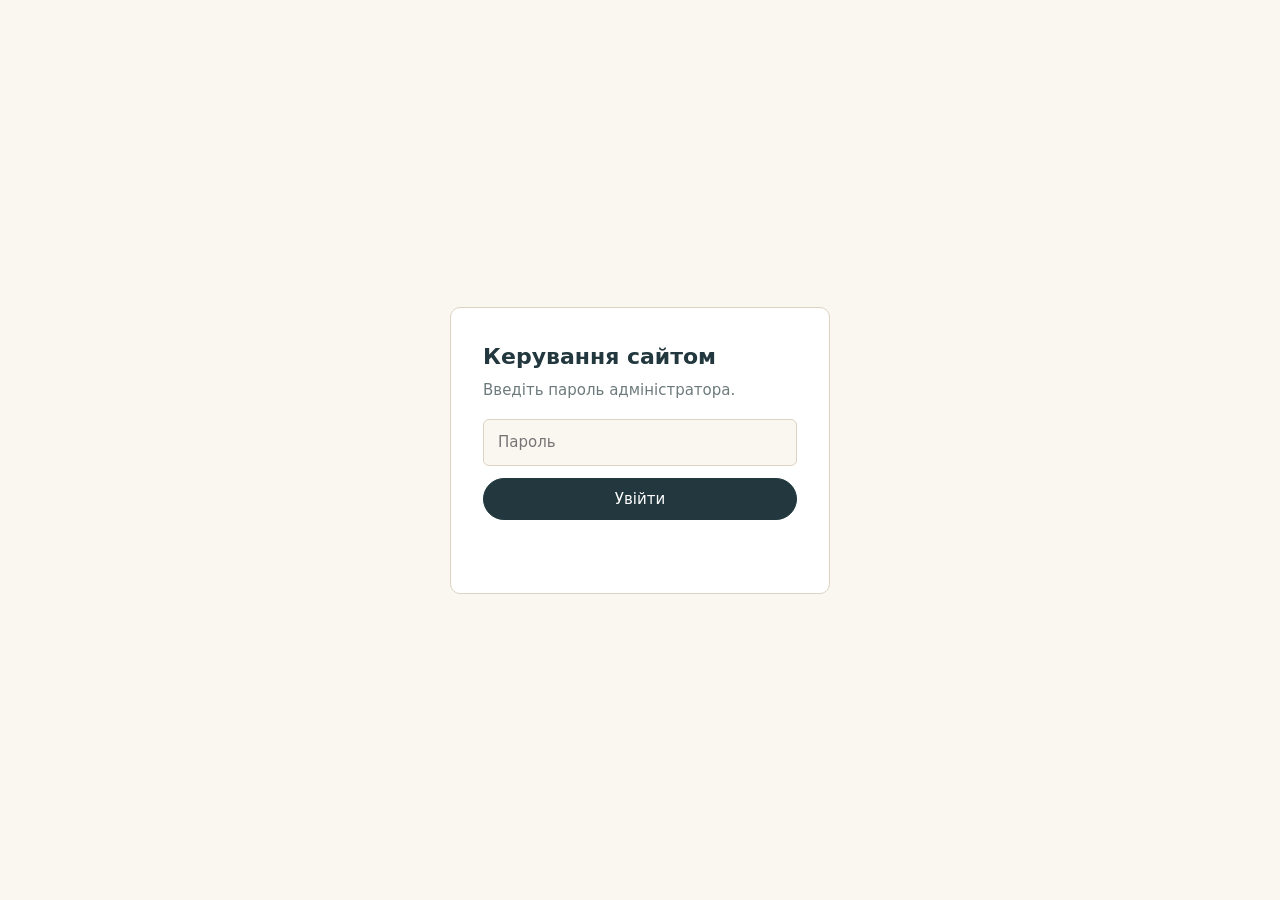
<file: admin.html>
<!DOCTYPE html>
<html lang="uk">
<head>
<meta charset="utf-8">
<meta name="viewport" content="width=device-width,initial-scale=1">
<meta name="robots" content="noindex,nofollow">
<title>Керування сайтом — Тетяна Опря</title>
<link rel="icon" href="favicon.ico">
<style>
:root{--paper:#faf7f1;--sand:#eae1d2;--teal-d:#22383e;--teal:#2f4a52;--gold:#c79d63;--gold-d:#86602f;--muted:#6d7a7c;--line:#ddd3c2}
*{box-sizing:border-box}
html,body{height:100%;margin:0}
body{font:15px/1.5 system-ui,-apple-system,"Segoe UI",sans-serif;color:var(--teal-d);background:var(--paper);display:flex;flex-direction:column}
button,select,input{font:inherit;color:inherit}
.b{padding:9px 16px;border:1px solid var(--teal-d);border-radius:999px;background:var(--teal-d);color:#fff;cursor:pointer;white-space:nowrap}
.b:hover{background:var(--teal)}
.b:disabled{opacity:.5;cursor:default}
.b.g{background:transparent;color:var(--teal-d)}
.b.g:hover{background:var(--sand)}
.b.gold{background:var(--gold);border-color:var(--gold);color:var(--teal-d)}
/* вхід */
#login{margin:auto;width:min(380px,calc(100% - 32px));padding:32px;background:#fff;border:1px solid var(--line);border-radius:10px}
#login h1{margin:0 0 6px;font-size:22px}
#login p{margin:0 0 18px;color:var(--muted)}
#login input{width:100%;padding:11px 14px;border:1px solid var(--line);border-radius:6px;background:var(--paper);margin-bottom:12px}
#login .b{width:100%}
#lerr{margin:12px 0 0;color:#8a3a1c;min-height:1.5em}
/* панель */
#bar{display:flex;flex-wrap:wrap;gap:10px;align-items:center;padding:10px 16px;background:#fff;border-bottom:1px solid var(--line)}
#bar strong{margin-right:6px}
#bar select{padding:8px 12px;border:1px solid var(--line);border-radius:6px;background:var(--paper);max-width:100%}
#bar label{display:flex;gap:6px;align-items:center;color:var(--muted);font-size:14px}
#bar .sp{flex:1}
#status{padding:8px 16px;font-size:14px;background:var(--sand);border-bottom:1px solid var(--line)}
#status.ok{background:#e4efe6;color:#22503a}
#status.err{background:#f6e6dc;color:#7a3b1d}
#frame{flex:1;width:100%;border:0;background:#fff;min-height:0}
#tabs{display:flex;gap:6px;padding:8px 16px;background:#fff;border-bottom:1px solid var(--line);overflow-x:auto;scrollbar-width:thin}
#tabs button{flex:none;padding:7px 14px;border:1px solid var(--line);border-radius:999px;background:var(--paper);cursor:pointer;white-space:nowrap;font-size:14px}
#tabs button:hover{background:var(--sand)}
#tabs button[aria-current="page"]{background:var(--teal-d);border-color:var(--teal-d);color:#fff}
#tabs button.pr{border-color:var(--gold);color:var(--gold-d);font-weight:600}
#tabs button.pr[aria-current="page"]{background:var(--gold);color:var(--teal-d)}
#prices{flex:1;overflow:auto;padding:28px 16px 60px}
#prices>*{max-width:560px;margin-left:auto;margin-right:auto}
#prices h1{font-size:24px;margin-top:0;margin-bottom:6px}
#prices .pn{color:var(--muted);margin-top:0;margin-bottom:22px}
#pform label{display:flex;align-items:center;gap:12px;padding:12px 0;border-bottom:1px solid var(--line)}
#pform label span{flex:1}
#pform input{width:110px;padding:9px 12px;border:1px solid var(--line);border-radius:6px;background:#fff;text-align:right}
#pform i{font-style:normal;color:var(--muted)}
#psave{display:block;margin-top:24px}
[hidden]{display:none!important}
@media (max-width:640px){#bar .sp{display:none}.b{padding:8px 12px}}
</style>
</head>
<body>

<form id="login" autocomplete="off">
  <h1>Керування сайтом</h1>
  <p>Введіть пароль адміністратора.</p>
  <input id="pw" type="password" placeholder="Пароль" required autocomplete="current-password" aria-label="Пароль">
  <button class="b" type="submit">Увійти</button>
  <p id="lerr" role="alert"></p>
</form>

<div id="bar" hidden>
  <select id="page" aria-label="Сторінка для редагування" hidden>
    <option value="index.html">Головна</option>
    <option value="magazyn.html">Первинна консультація</option>
    <option value="konsaltynh.html">Бізнес-консалтинг</option>
    <option value="biznes-z-rozumom.html">«Бізнес з розумом»</option>
    <option value="atmakhilinh.html">Атмахілінг</option>
    <option value="8-krokiv.html">«8 кроків»</option>
    <option value="oplata.html">Оплата і повернення</option>
    <option value="oferta.html">Публічна оферта</option>
    <option value="polityka.html">Політика конфіденційності</option>
    <option value="404.html">Сторінка «Не знайдено»</option>
  </select>
  <label><input id="showhidden" type="checkbox"> показати приховані блоки</label>
  <span class="sp"></span>
  <a class="b g" href="https://dash.cloudflare.com/?to=/:account/web-analytics" target="_blank" rel="noopener">Аналітика ↗</a>
  <a class="b g" id="view" href="index.html" target="_blank" rel="noopener">Відкрити сайт ↗</a>
  <button class="b g" id="undo" type="button" disabled>Скасувати зміни</button>
  <button class="b gold" id="save" type="button" disabled>Зберегти й опублікувати</button>
</div>
<nav id="tabs" aria-label="Сторінки сайту" hidden></nav>
<div id="status" role="status" hidden></div>
<section id="prices" hidden>
  <h1>Ціни</h1>
  <p class="pn">Ціна в євро. Після збереження вона зміниться на всіх сторінках сайту, у вікні заявки й у сумі оплати. Списання йде в гривні за курсом НБУ на день оплати.</p>
  <form id="pform" autocomplete="off"></form>
  <button class="b gold" id="psave" type="button">Зберегти ціни</button>
</section>
<iframe id="frame" title="Сторінка сайту для редагування" hidden></iframe>
<input id="file" type="file" accept="image/*" hidden>

<script>
(function(){
  var API = 'https://opria-forms.tatianaopria-pro.workers.dev/';
  var LOCAL = /^(127\.0\.0\.1|localhost)$/.test(location.hostname); // локальний перегляд: без пароля й без збереження
  var $ = function(id){ return document.getElementById(id); };
  var frame = $('frame'), statusEl = $('status'), saveBtn = $('save'), undoBtn = $('undo'), pageSel = $('page');
  var pw = '', sha = '', path = '', dirty = false, uploads = [], targetImg = null, saving = false, changedWhileSaving = false;

  function say(text, kind){ statusEl.hidden = !text; statusEl.textContent = text || ''; statusEl.className = kind || ''; }
  function setDirty(v){ dirty = v; if (v && saving) changedWhileSaving = true; saveBtn.disabled = LOCAL || saving || !path; undoBtn.disabled = !v; }
  function api(body){
    body.pw = pw;
    return fetch(API, {method: 'POST', headers: {'Content-Type': 'application/json'}, body: JSON.stringify(body)})
      .then(function(r){ return r.json().catch(function(){ return {}; }).then(function(j){ j.status = r.status; return j; }); });
  }
  function why(j){
    if (j.status === 401) return 'Неправильний пароль.';
    if (j.status === 409) return 'Сторінку тим часом змінили в іншому місці. Перезавантажте її і внесіть правки ще раз.';
    if (j.error === 'admin-off') return 'Адмінку ще не ввімкнено: у воркері бракує пароля або ключа GitHub.';
    if (j.detail === 'github 401' || j.detail === 'github 403' || j.detail === 'github 404') return 'Ключ GitHub не має права запису в репозиторій сайту. Напишіть розробнику.';
    return 'Не вдалося виконати дію. Спробуйте ще раз за хвилину.' + (j.status ? ' (код ' + j.status + (j.detail ? ', ' + j.detail : '') + ')' : '');
  }

  /* ── вкладки всіх сторінок сайту ── */
  var tabs = $('tabs');
  Array.prototype.forEach.call(pageSel.options, function(o){
    var b = document.createElement('button'); b.type = 'button'; b.textContent = o.textContent; b.setAttribute('data-p', o.value);
    b.addEventListener('click', function(){
      if (o.value === path) return;
      if (dirty && !confirm('На цій сторінці є незбережені зміни. Перейти без збереження?')) return;
      pageSel.value = o.value; load(o.value);
    });
    tabs.appendChild(b);
  });
  /* ── ціни ── */
  var PRODUCTS = [
    ['602967', 'Первинна консультація, 60 хв'],
    ['618782', 'Цикл сеансів атмахілінгу, персональний'],
    ['695992', 'Грошовий потік — атмахілінг, група'],
    ['biz-diag', 'Діагностика бізнесу'],
    ['biz-cons', 'Бізнес-консультування'],
    ['biz-int', 'Інтеграція та супровід']
  ];
  var PRICE_PAGES = ['index.html', 'magazyn.html', 'konsaltynh.html', 'atmakhilinh.html', 'biznes-z-rozumom.html'];
  var pricesEl = $('prices'), pform = $('pform'), psave = $('psave'), pricesSha = '';
  PRODUCTS.forEach(function(pr){
    var l = document.createElement('label');
    l.innerHTML = '<span></span><input type="number" min="1" max="100000" step="1" inputmode="numeric" required><i>€</i>';
    l.firstChild.textContent = pr[1]; l.querySelector('input').name = pr[0];
    pform.appendChild(l);
  });
  var prTab = document.createElement('button'); prTab.type = 'button'; prTab.className = 'pr'; prTab.textContent = 'Ціни'; prTab.setAttribute('data-p', '#prices');
  tabs.insertBefore(prTab, tabs.firstChild);
  function inp(id){ return pform.querySelector('input[name="' + id + '"]'); }
  function fmt(n){ return String(n).replace(/\B(?=(\d{3})+$)/g, ' '); }
  function loadFile(p){
    return LOCAL
      ? fetch(p + '?t=' + Date.now(), {cache: 'no-store'}).then(function(r){ return r.text(); }).then(function(t){ return {ok: true, content: t, sha: ''}; })
      : api({kind: 'admin-load', path: p});
  }
  function openPrices(){
    if (dirty && !confirm('На цій сторінці є незбережені зміни. Перейти без збереження?')) return;
    path = ''; uploads = []; setDirty(false); markTab('#prices');
    frame.hidden = true; pricesEl.hidden = false; psave.disabled = true;
    say('Завантажую ціни…');
    loadFile('prices.json').then(function(j){
      if (!j.ok){ say(why(j), 'err'); return; }
      pricesSha = j.sha;
      var cur = JSON.parse(j.content);
      PRODUCTS.forEach(function(pr){ inp(pr[0]).value = cur[pr[0]] || ''; });
      psave.disabled = LOCAL;
      say(LOCAL ? 'Локальний перегляд: зміни не зберігаються.' : 'Змініть потрібні ціни й натисніть «Зберегти ціни».');
    }).catch(function(){ say('Немає зв\u2019язку із сервером.', 'err'); });
  }
  prTab.addEventListener('click', openPrices);
  /* підставляє нові ціни в текст сторінки: позначені місця, заголовок і дані для пошуковиків */
  function applyPrices(html, pr){
    PRODUCTS.forEach(function(x){
      var re = new RegExp('(<[^<>]*\\bdata-price="' + x[0] + '"[^<>]*>)[^<]*', 'g');
      html = html.replace(re, function(m, tag){ return tag + fmt(pr[x[0]]) + ' €'; });
    });
    var first = fmt(pr['602967']) + ' €';
    html = html.replace(/(<title>[^<]*хвилин, )[\d\s]+€/, function(m, a){ return a + first; });
    html = html.replace(/(property="og:title" content="[^"]*хвилин, )[\d\s]+€/, function(m, a){ return a + first; });
    var order = ['602967', 'biz-diag', 'biz-cons', 'biz-int', '618782', '695992'], k = 0;
    html = html.replace(/("@type": "Offer", "price": ")\d+(")/g, function(m, a, b){ var id = order[k++]; return id ? a + pr[id] + b : m; });
    var all = PRODUCTS.map(function(x){ return pr[x[0]]; });
    html = html.replace(/("priceRange": ")[^"]*(")/, function(m, a, b){ return a + Math.min.apply(null, all) + '–' + Math.max.apply(null, all) + ' EUR' + b; });
    return html;
  }
  psave.addEventListener('click', function(){
    if (!pform.reportValidity()) return;
    var pr = {};
    PRODUCTS.forEach(function(x){ pr[x[0]] = parseInt(inp(x[0]).value, 10); });
    psave.disabled = true; psave.textContent = 'Зберігаю…'; say('Зберігаю ціни… Це займає до пів хвилини.');
    var files = [{path: 'prices.json', content: JSON.stringify(pr, null, 2) + '\n', sha: pricesSha}];
    var chain = Promise.resolve();
    PRICE_PAGES.forEach(function(p){
      chain = chain.then(function(){ return loadFile(p); }).then(function(j){
        if (!j.ok) throw j;
        var next = applyPrices(j.content, pr);
        if (next !== j.content) files.push({path: p, content: next, sha: j.sha});
      });
    });
    chain.then(function(){ return api({kind: 'admin-save', files: files}); }).then(function(j){
      psave.disabled = false; psave.textContent = 'Зберегти ціни';
      if (!j.ok){ say(why(j), 'err'); return; }
      pricesSha = (j.shas && j.shas['prices.json']) || pricesSha;
      say(j.same ? 'Ціни не змінилися — зберігати нічого.' : 'Ціни збережено. На сайті й в оплаті вони оновляться приблизно за хвилину.', 'ok');
    }).catch(function(j){
      psave.disabled = false; psave.textContent = 'Зберегти ціни';
      say(j && j.status ? why(j) : 'Немає зв\u2019язку із сервером. Ціни не збережено.', 'err');
    });
  });

  function markTab(p){
    Array.prototype.forEach.call(tabs.children, function(b){
      if (b.getAttribute('data-p') === p){ b.setAttribute('aria-current', 'page'); b.scrollIntoView({block: 'nearest', inline: 'nearest'}); }
      else b.removeAttribute('aria-current');
    });
  }

  /* ── вхід ── */
  function enter(){
    $('login').hidden = true; $('bar').hidden = false; $('tabs').hidden = false; frame.hidden = false;
    load(pageSel.value);
  }
  $('login').addEventListener('submit', function(e){
    e.preventDefault();
    pw = $('pw').value;
    $('lerr').textContent = 'Перевіряю…';
    api({kind: 'admin-check'}).then(function(j){
      if (j.ok){ try { sessionStorage.setItem('adm', pw); } catch(_){} enter(); }
      else { $('lerr').textContent = why(j); }
    }).catch(function(){ $('lerr').textContent = 'Немає зв’язку із сервером.'; });
  });
  if (LOCAL) enter();
  else { try { pw = sessionStorage.getItem('adm') || ''; } catch(_){} if (pw) api({kind: 'admin-check'}).then(function(j){ if (j.ok) enter(); }); }

  /* ── завантаження сторінки в редактор ── */
  function load(p){
    path = p; uploads = []; setDirty(false); markTab(p); pricesEl.hidden = true; frame.hidden = false;
    $('view').href = p;
    say('Завантажую сторінку…');
    var get = LOCAL
      ? fetch(p + '?t=' + Date.now(), {cache: 'no-store'}).then(function(r){ return r.text(); }).then(function(t){ return {ok: true, content: t, sha: ''}; })
      : api({kind: 'admin-load', path: p});
    get.then(function(j){
      if (!j.ok){ say(why(j), 'err'); return; }
      sha = j.sha;
      var base = '<base id="__admbase" href="' + location.href.replace(/[^\/]*$/, '') + '">';
      var css = '<style id="__adm">.rv{opacity:1!important;transform:none!important}' +
        '[data-adm]{outline:1px dashed transparent;outline-offset:2px;cursor:text}' +
        '[data-adm]:hover{outline-color:#c79d63}[data-adm]:focus{outline:2px solid #c79d63;background:rgba(199,157,99,.12)}' +
        'img{cursor:pointer}img:hover{outline:3px solid #c79d63;outline-offset:-3px}' +
        'html.__admh [hidden]{display:block!important;outline:1px dotted #86602f}</style>';
      frame.onload = prepare;
      /* скрипти сторінки в редакторі вимикаємо зміною типу (а не «пісочницею» — у Safari та на телефонах
         вона блокувала й сам редактор); під час збереження типи повертаються */
      var off = j.content.replace(/<script\b([^>]*)>/gi, function(m, attrs){
        var t = /\btype\s*=\s*["']?([^"'\s>]+)/i.exec(attrs);
        if (t && !/^(module|text\/javascript|application\/javascript)$/i.test(t[1])) return m; // дані, не код
        var rest = t ? attrs.replace(/\btype\s*=\s*("[^"]*"|'[^']*'|[^\s>]+)/i, '') : attrs;
        return '<script type="adm/off" data-adm-s="' + (t ? t[1] : '1') + '"' + rest + '>';
      });
      frame.srcdoc = off.replace(/<head([^>]*)>/i, function(m){ return m + base + css; });
    }).catch(function(){ say('Немає зв’язку із сервером.', 'err'); });
  }

  function prepare(){
    var doc = frame.contentDocument;
    var SEL = 'h1,h2,h3,h4,h5,p,li,blockquote,figcaption,summary,dt,dd,td,th,cite,a,button,span,div,b,strong,em,small';
    Array.prototype.forEach.call(doc.body.querySelectorAll(SEL), function(el){
      if (el.closest('[contenteditable],script,style,svg,noscript,form,iframe') || el.hasAttribute('data-price')) return;
      var hasText = Array.prototype.some.call(el.childNodes, function(n){ return n.nodeType === 3 && n.nodeValue.trim(); });
      if (!hasText) return;
      el.setAttribute('contenteditable', 'true'); el.setAttribute('data-adm', '1'); el.setAttribute('spellcheck', 'false');
    });
    ['input', 'cut', 'drop', 'keyup'].forEach(function(ev){ doc.addEventListener(ev, function(e){
      if (ev === 'keyup' && !(e.key === 'Backspace' || e.key === 'Delete')) return;
      setDirty(true);
    }); });
    doc.addEventListener('keydown', function(e){ if (e.key === 'Enter' && !e.shiftKey) e.preventDefault(); });
    doc.addEventListener('paste', function(e){
      e.preventDefault();
      var t = (e.clipboardData || window.clipboardData).getData('text/plain').replace(/\s*\n\s*/g, ' ');
      doc.execCommand('insertText', false, t);
    });
    doc.addEventListener('click', function(e){
      var img = e.target.closest && e.target.closest('img');
      if (img){ e.preventDefault(); targetImg = img; $('file').value = ''; $('file').click(); return; }
      if (e.target.closest && e.target.closest('a,button,summary')) e.preventDefault();
    }, true);
    doc.addEventListener('submit', function(e){ e.preventDefault(); }, true);
    doc.documentElement.classList.toggle('__admh', $('showhidden').checked);
    say(LOCAL ? 'Локальний перегляд: зміни не зберігаються.' : 'Клацніть на текст, щоб змінити його, або на фото, щоб замінити. Потім натисніть «Зберегти й опублікувати».');
  }

  $('showhidden').addEventListener('change', function(){
    if (frame.contentDocument) frame.contentDocument.documentElement.classList.toggle('__admh', this.checked);
  });

  /* ── заміна фото: зменшуємо до 1800 px і стискаємо у WebP ── */
  $('file').addEventListener('change', function(){
    var f = this.files[0], img = targetImg;
    if (!f || !img) return;
    say('Готую фото…');
    createImageBitmap(f).then(function(bmp){
      var k = Math.min(1, 1800 / Math.max(bmp.width, bmp.height));
      var c = document.createElement('canvas'); c.width = Math.round(bmp.width * k); c.height = Math.round(bmp.height * k);
      c.getContext('2d').drawImage(bmp, 0, 0, c.width, c.height);
      c.toBlob(function(blob){
        var rd = new FileReader();
        rd.onload = function(){
          var p = 'img/u' + Date.now().toString(36) + '.webp';
          uploads.push({path: p, b64: String(rd.result).split(',')[1]});
          img.setAttribute('data-adm-src', p);
          img.removeAttribute('srcset');
          if (img.hasAttribute('width') && img.hasAttribute('height')){ img.setAttribute('width', c.width); img.setAttribute('height', c.height); }
          img.src = URL.createObjectURL(blob);
          setDirty(true);
          say('Фото замінено. Натисніть «Зберегти й опублікувати», щоб воно з’явилося на сайті.');
        };
        rd.readAsDataURL(blob);
      }, 'image/webp', 0.85);
    }).catch(function(){ say('Цей файл не вдалося відкрити як зображення.', 'err'); });
  });

  /* ── збереження ── */
  function serialize(){
    var d = frame.contentDocument.documentElement.cloneNode(true);
    d.classList.remove('__admh'); if (!d.getAttribute('class')) d.removeAttribute('class');
    Array.prototype.forEach.call(d.querySelectorAll('#__adm,#__admbase'), function(e){ e.remove(); });
    Array.prototype.forEach.call(d.querySelectorAll('[data-adm]'), function(e){
      e.removeAttribute('contenteditable'); e.removeAttribute('data-adm'); e.removeAttribute('spellcheck');
    });
    Array.prototype.forEach.call(d.querySelectorAll('script[data-adm-s]'), function(e){
      var t = e.getAttribute('data-adm-s');
      if (t === '1') e.removeAttribute('type'); else e.setAttribute('type', t);
      e.removeAttribute('data-adm-s');
    });
    var used = {};
    Array.prototype.forEach.call(d.querySelectorAll('img[data-adm-src]'), function(e){
      var p = e.getAttribute('data-adm-src'); used[p] = 1; e.setAttribute('src', p); e.removeAttribute('data-adm-src');
    });
    return {html: '<!DOCTYPE html>\n' + d.outerHTML.replace(/\s+<\/body>/, '\n</body>') + '\n', images: uploads.filter(function(u){ return used[u.path]; })};
  }
  saveBtn.addEventListener('click', function(){
    var out = serialize();
    if (saving) return;
    saving = true; saveBtn.disabled = true; saveBtn.textContent = 'Зберігаю…'; say('Зберігаю… Це займає кілька секунд.');
    var done = function(){ saving = false; saveBtn.textContent = 'Зберегти й опублікувати'; };
    api({kind: 'admin-save', path: path, sha: sha, content: out.html, images: out.images}).then(function(j){
      done();
      if (!j.ok){ saveBtn.disabled = false; say(why(j), 'err'); return; }
      sha = j.sha; uploads = []; setDirty(changedWhileSaving); changedWhileSaving = false;
      say(j.same ? 'Змін на цій сторінці немає — зберігати нічого.' : 'Збережено. Зміни з’являться на сайті приблизно за хвилину.', 'ok');
    }).catch(function(){ done(); saveBtn.disabled = false; say('Немає зв’язку із сервером. Зміни не збережено.', 'err'); });
  });
  undoBtn.addEventListener('click', function(){ if (confirm('Скасувати всі незбережені зміни на цій сторінці?')) load(path); });
  pageSel.addEventListener('change', function(){
    if (dirty && !confirm('На цій сторінці є незбережені зміни. Перейти без збереження?')){ pageSel.value = path; return; }
    load(pageSel.value);
  });
  window.addEventListener('beforeunload', function(e){ if (dirty){ e.preventDefault(); e.returnValue = ''; } });
})();
</script>
</body>
</html>
</file>
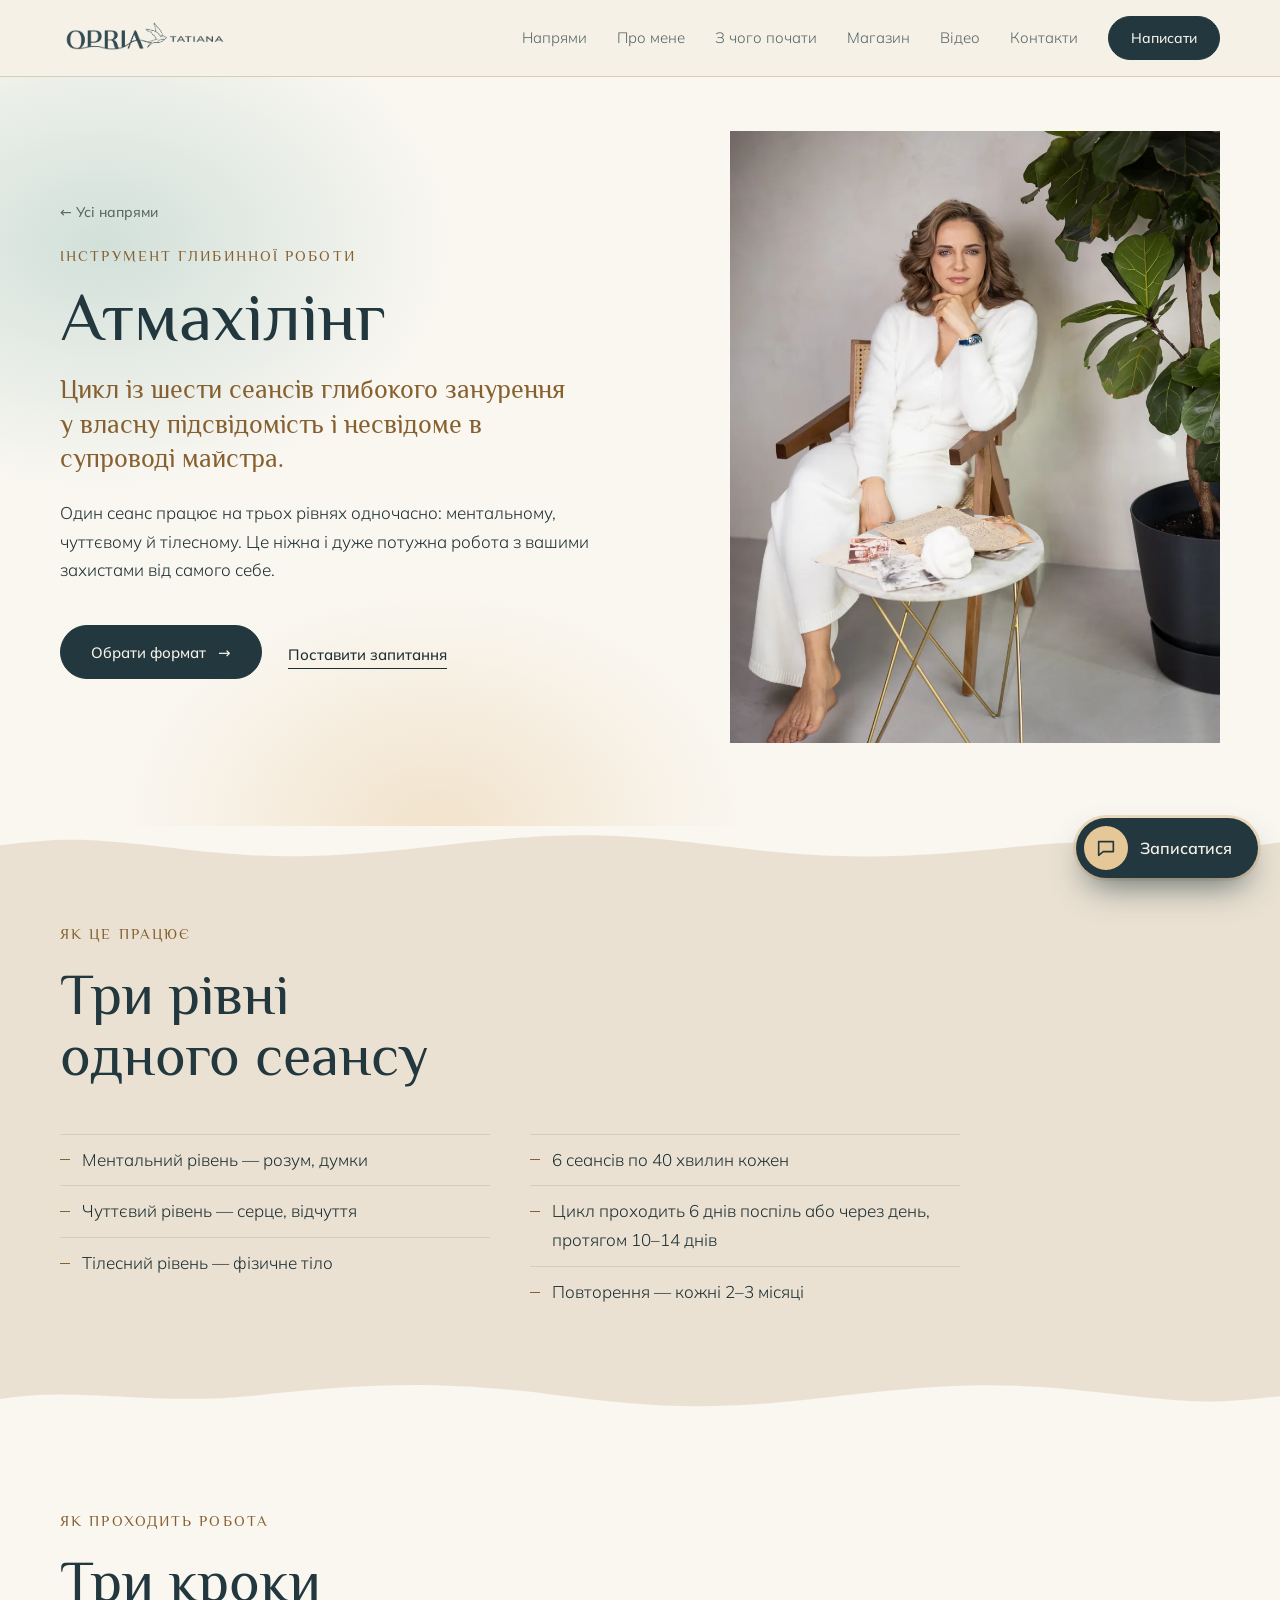
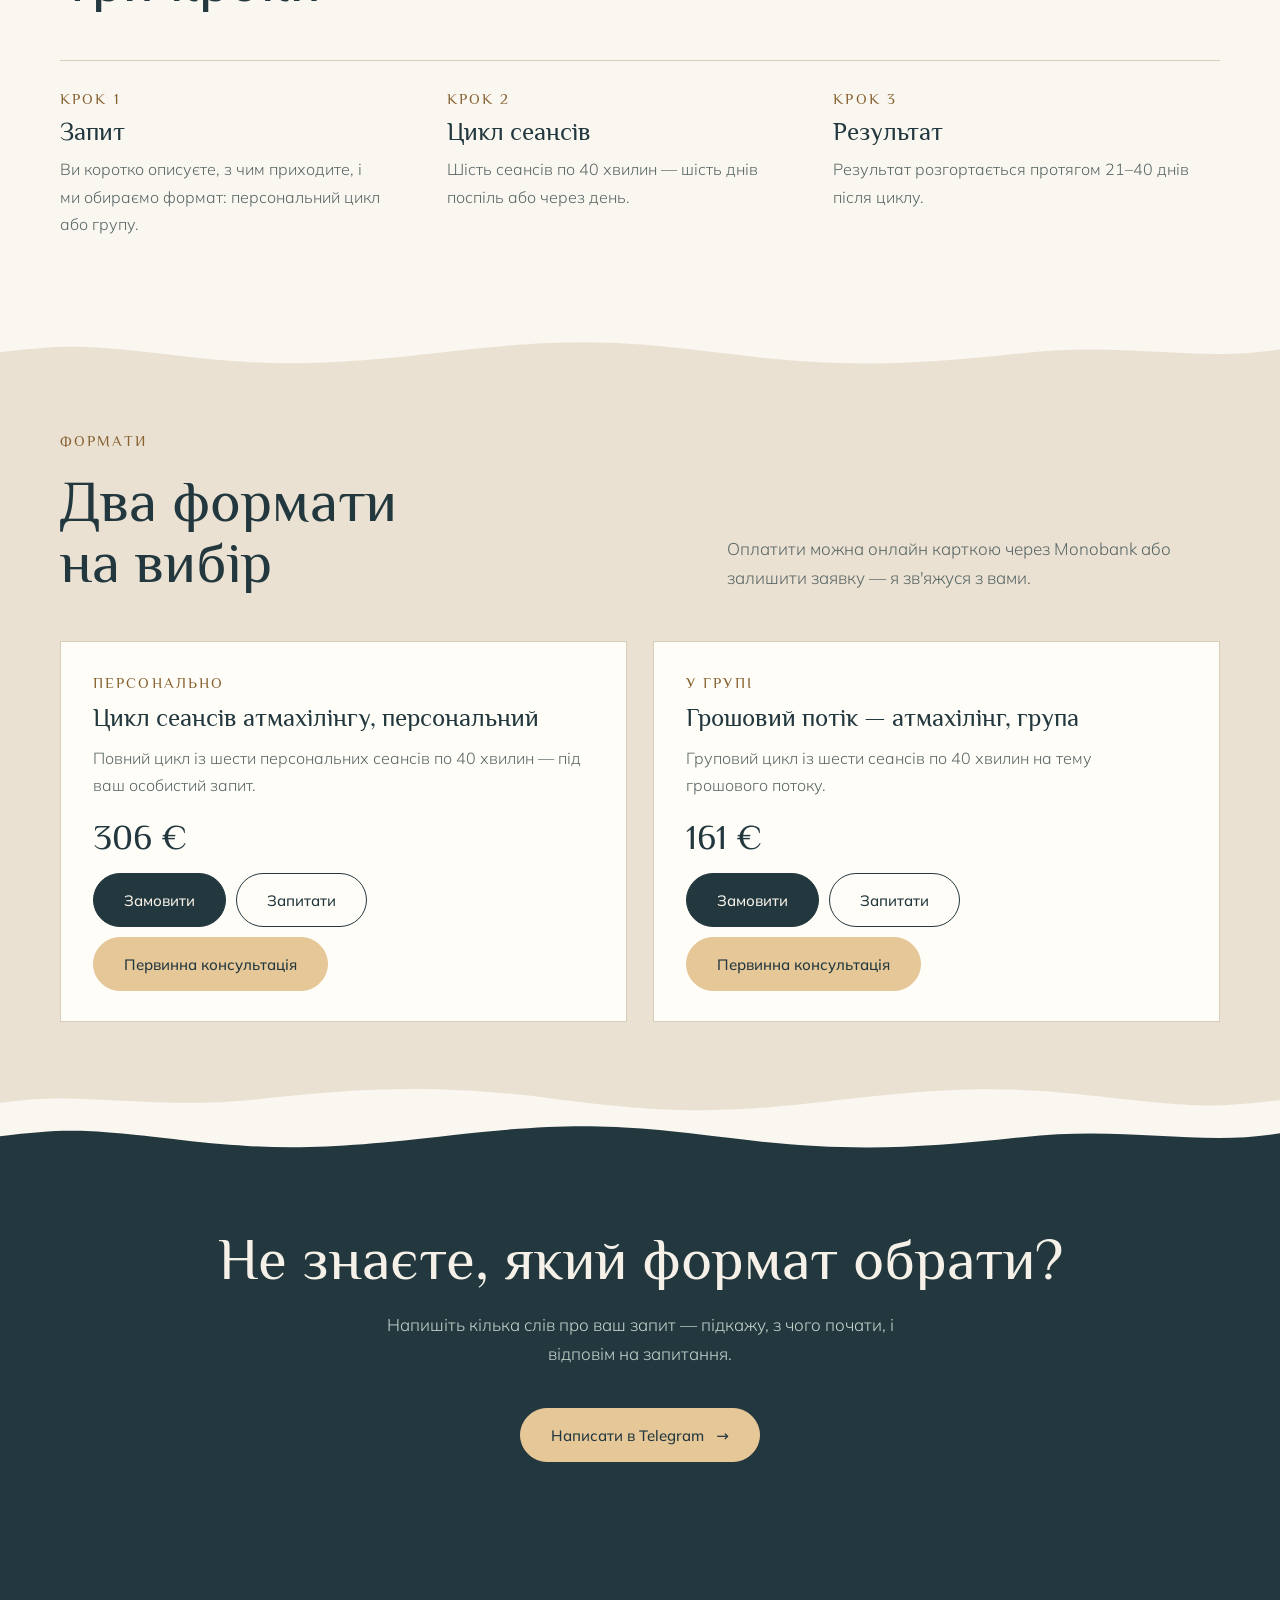
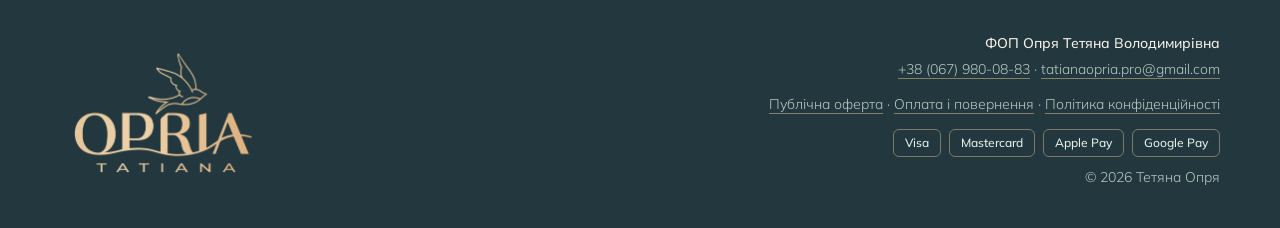
<file: atmakhilinh.html>
<!doctype html>
<html lang="uk">
<head>
<meta charset="utf-8">
<meta name="viewport" content="width=device-width, initial-scale=1, viewport-fit=cover">
<title>Атмахілінг — сеанси онлайн і в Києві | Тетяна Опря</title>
<meta name="description" content="Атмахілінг — інструмент глибинної роботи з несвідомим. Персональний цикл із шести сеансів і група «Грошовий потік». Формати, тривалість, ціни.">
<meta name="robots" content="index,follow,max-image-preview:large">
<meta name="theme-color" content="#22383e">
<link rel="canonical" href="https://tatianaopria.com/atmakhilinh.html">
<meta property="og:type" content="website">
<meta property="og:site_name" content="Тетяна Опря">
<meta property="og:locale" content="uk_UA">
<meta property="og:url" content="https://tatianaopria.com/atmakhilinh.html">
<meta property="og:title" content="Атмахілінг — сеанси онлайн і в Києві | Тетяна Опря">
<meta property="og:description" content="Атмахілінг — інструмент глибинної роботи з несвідомим. Персональний цикл із шести сеансів і група «Грошовий потік». Формати, тривалість, ціни.">
<meta property="og:image" content="https://tatianaopria.com/img/og.jpg">
<meta name="twitter:card" content="summary_large_image">
<link rel="icon" type="image/png" href="img/bird.png">
<link rel="apple-touch-icon" href="img/bird.png">
<link rel="preconnect" href="https://fonts.googleapis.com">
<link rel="preconnect" href="https://fonts.gstatic.com" crossorigin>
<link href="https://fonts.googleapis.com/css2?family=Philosopher:ital,wght@0,400;0,700;1,400&family=Mulish:wght@300;400;500;600&display=swap" rel="stylesheet">
<link rel="stylesheet" href="site.css?v=20261127a">
<script type="application/ld+json">
{"@context": "https://schema.org", "@type": "BreadcrumbList", "itemListElement": [{"@type": "ListItem", "position": 1, "name": "Головна", "item": "https://tatianaopria.com/"}, {"@type": "ListItem", "position": 2, "name": "Атмахілінг", "item": "https://tatianaopria.com/atmakhilinh.html"}]}
</script>
<script type="application/ld+json">
{"@context": "https://schema.org", "@type": "Service", "name": "Атмахілінг", "description": "Атмахілінг — інструмент глибинної роботи з несвідомим. Персональний цикл із шести сеансів і група «Грошовий потік». Формати, тривалість, ціни.", "url": "https://tatianaopria.com/atmakhilinh.html", "provider": {"@id": "https://tatianaopria.com/#org"}, "areaServed": ["Київ", "онлайн"]}
</script>
</head>
<body>
<a class="skip" href="#main">Перейти до змісту</a>
<header>
  <div class="wrap bar">
    <a class="logo" href="index.html" aria-label="Тетяна Опря — на головну"><img src="img/logo-teal.png" alt="OPRIA Tatiana" width="842" height="199"></a>
    <button class="burger" aria-label="Меню" aria-expanded="false" aria-controls="menu"><i></i><i></i><i></i></button>
    <nav id="menu" aria-label="Основне меню">
      <a href="index.html#napriamy">Напрями</a>
      <a href="index.html#pro-mene">Про мене</a>
      <a href="index.html#start">З чого почати</a>
      <a href="index.html#magazyn">Магазин</a>
      <a href="index.html#video">Відео</a>
      <a href="index.html#kontakty">Контакти</a>
      <a class="btn" href="https://t.me/tatianaopria_pro" target="_blank" rel="noopener">Написати</a>
    </nav>
  </div>
</header>
<main id="main">
  <section class="phero">
    <div class="wrap">
      <div>
        <a class="back" href="index.html#napriamy">← Усі напрями</a>
        <p class="cap">Інструмент глибинної роботи</p>
        <h1>Атмахілінг</h1>
        <p class="sub">Цикл із шести сеансів глибокого занурення у власну підсвідомість і несвідоме в супроводі майстра.</p>
        <div class="txt"><p>Один сеанс працює на трьох рівнях одночасно: ментальному, чуттєвому й тілесному. Це ніжна і дуже потужна робота з вашими захистами від самого себе.</p></div>
        <div class="acts"><a class="btn" href="#formaty">Обрати формат <span class="ar" aria-hidden="true">→</span></a><a class="tlink" href="https://t.me/tatianaopria_pro" target="_blank" rel="noopener">Поставити запитання</a></div>
      </div>
      <figure><img src="img/atma.webp" alt="Тетяна Опря в білому костюмі сидить у кріслі біля рослини" width="900" height="1351" fetchpriority="high" style="object-position:45% 35%"></figure>
    </div>
  </section>

  <section class="pblock sand">
    <svg class="edge top" viewBox="0 0 1440 40" preserveAspectRatio="none" aria-hidden="true" style="color:var(--paper)"><path d="M0 0H1440V17C1352 31 1268 9 1150 21S948 37 822 22 640 5 508 19 316 36 204 24 76 12 0 20Z"/></svg>
    <div class="wrap">
      <div class="head rv"><div><p class="cap">Як це працює</p><h2>Три рівні одного сеансу</h2></div></div>
      <ul class="plist rv">
        <li>Ментальний рівень — розум, думки</li>
        <li>Чуттєвий рівень — серце, відчуття</li>
        <li>Тілесний рівень — фізичне тіло</li>
        <li>6 сеансів по 40 хвилин кожен</li>
        <li>Цикл проходить 6 днів поспіль або через день, протягом 10–14 днів</li>
        <li>Повторення — кожні 2–3 місяці</li>
      </ul>
    </div>
    <svg class="edge bot" viewBox="0 0 1440 40" preserveAspectRatio="none" aria-hidden="true" style="color:var(--paper)"><path d="M0 0H1440V17C1352 31 1268 9 1150 21S948 37 822 22 640 5 508 19 316 36 204 24 76 12 0 20Z"/></svg>
  </section>

  <section class="pblock">
    <div class="wrap">
      <div class="head rv"><div><p class="cap">Як проходить робота</p><h2>Три кроки</h2></div></div>
      <div class="steps3 rv">
        <div><b>Крок 1</b><h3>Запит</h3><p>Ви коротко описуєте, з чим приходите, і ми обираємо формат: персональний цикл або групу.</p></div>
        <div><b>Крок 2</b><h3>Цикл сеансів</h3><p>Шість сеансів по 40 хвилин — шість днів поспіль або через день.</p></div>
        <div><b>Крок 3</b><h3>Результат</h3><p>Результат розгортається протягом 21–40 днів після циклу.</p></div>
      </div>
    </div>
  </section>

  <section class="pblock sand" id="formaty">
    <svg class="edge top" viewBox="0 0 1440 40" preserveAspectRatio="none" aria-hidden="true" style="color:var(--paper)"><path d="M0 0H1440V17C1352 31 1268 9 1150 21S948 37 822 22 640 5 508 19 316 36 204 24 76 12 0 20Z"/></svg>
    <div class="wrap">
      <div class="head rv"><div><p class="cap">Формати</p><h2>Два формати на вибір</h2></div><p>Оплатити можна онлайн карткою через Monobank або залишити заявку — я зв'яжуся з вами.</p></div>
      <div class="two rv">
        <div class="pair"><span class="cap">Персонально</span><h3>Цикл сеансів атмахілінгу, персональний</h3><p>Повний цикл із шести персональних сеансів по 40 хвилин — під ваш особистий запит.</p><p class="pprice" data-price="618782">306 €</p><div class="acts" style="margin-top:0;gap:10px;flex-wrap:wrap"><button class="btn" type="button" data-order="Цикл сеансів атмахілінгу, персональний" data-pay="618782">Замовити</button><button class="btn ghost" type="button" data-order="Цикл сеансів атмахілінгу, персональний">Запитати</button><button class="btn gold" type="button" data-order="Первинна консультація">Первинна консультація</button></div></div>
        <div class="pair"><span class="cap">У групі</span><h3>Грошовий потік — атмахілінг, група</h3><p>Груповий цикл із шести сеансів по 40 хвилин на тему грошового потоку.</p><p class="pprice" data-price="695992">161 €</p><div class="acts" style="margin-top:0;gap:10px;flex-wrap:wrap"><button class="btn" type="button" data-order="Грошовий потік — атмахілінг, група" data-pay="695992">Замовити</button><button class="btn ghost" type="button" data-order="Грошовий потік — атмахілінг, група">Запитати</button><button class="btn gold" type="button" data-order="Первинна консультація">Первинна консультація</button></div></div>
      </div>
    </div>
    <svg class="edge bot" viewBox="0 0 1440 40" preserveAspectRatio="none" aria-hidden="true" style="color:var(--paper)"><path d="M0 0H1440V17C1352 31 1268 9 1150 21S948 37 822 22 640 5 508 19 316 36 204 24 76 12 0 20Z"/></svg>
  </section>

  <section class="pcta dark">
    <svg class="edge top" viewBox="0 0 1440 40" preserveAspectRatio="none" aria-hidden="true" style="color:var(--paper)"><path d="M0 0H1440V17C1352 31 1268 9 1150 21S948 37 822 22 640 5 508 19 316 36 204 24 76 12 0 20Z"/></svg>
    <div class="wrap rv">
      <h2>Не знаєте, який формат обрати?</h2>
      <p>Напишіть кілька слів про ваш запит — підкажу, з чого почати, і відповім на запитання.</p>
      <div class="acts"><a class="btn gold" href="https://t.me/tatianaopria_pro" target="_blank" rel="noopener">Написати в Telegram <span class="ar" aria-hidden="true">→</span></a></div>
    </div>
  </section>
</main>
<footer>
  <div class="wrap">
    <img class="flogo" src="img/logo-main-gold.png" alt="OPRIA Tatiana" width="843" height="596" loading="lazy">
    <div class="req">
      <b>ФОП Опря Тетяна Володимирівна</b>
      <span><a href="tel:+380679800883">+38 (067) 980-08-83</a> · <a href="mailto:tatianaopria.pro@gmail.com">tatianaopria.pro@gmail.com</a></span>
      <span class="flinks"><a href="oferta.html">Публічна оферта</a> · <a href="oplata.html">Оплата і повернення</a> · <a href="polityka.html">Політика конфіденційності</a></span>
      <span class="pay" aria-label="Способи оплати"><i>Visa</i><i>Mastercard</i><i>Apple Pay</i><i>Google Pay</i></span>
      <span>© 2026 Тетяна Опря</span>
    </div>
  </div>
</footer>
<script src="site.js?v=20261127a" defer></script>
<script src="widget.js?v=20261127a" defer></script>
<script defer src="https://static.cloudflareinsights.com/beacon.min.js" data-cf-beacon='{"token": "058ef345783e4ae2a2dd503a964ea49f"}'></script>
</body>
</html>
</file>
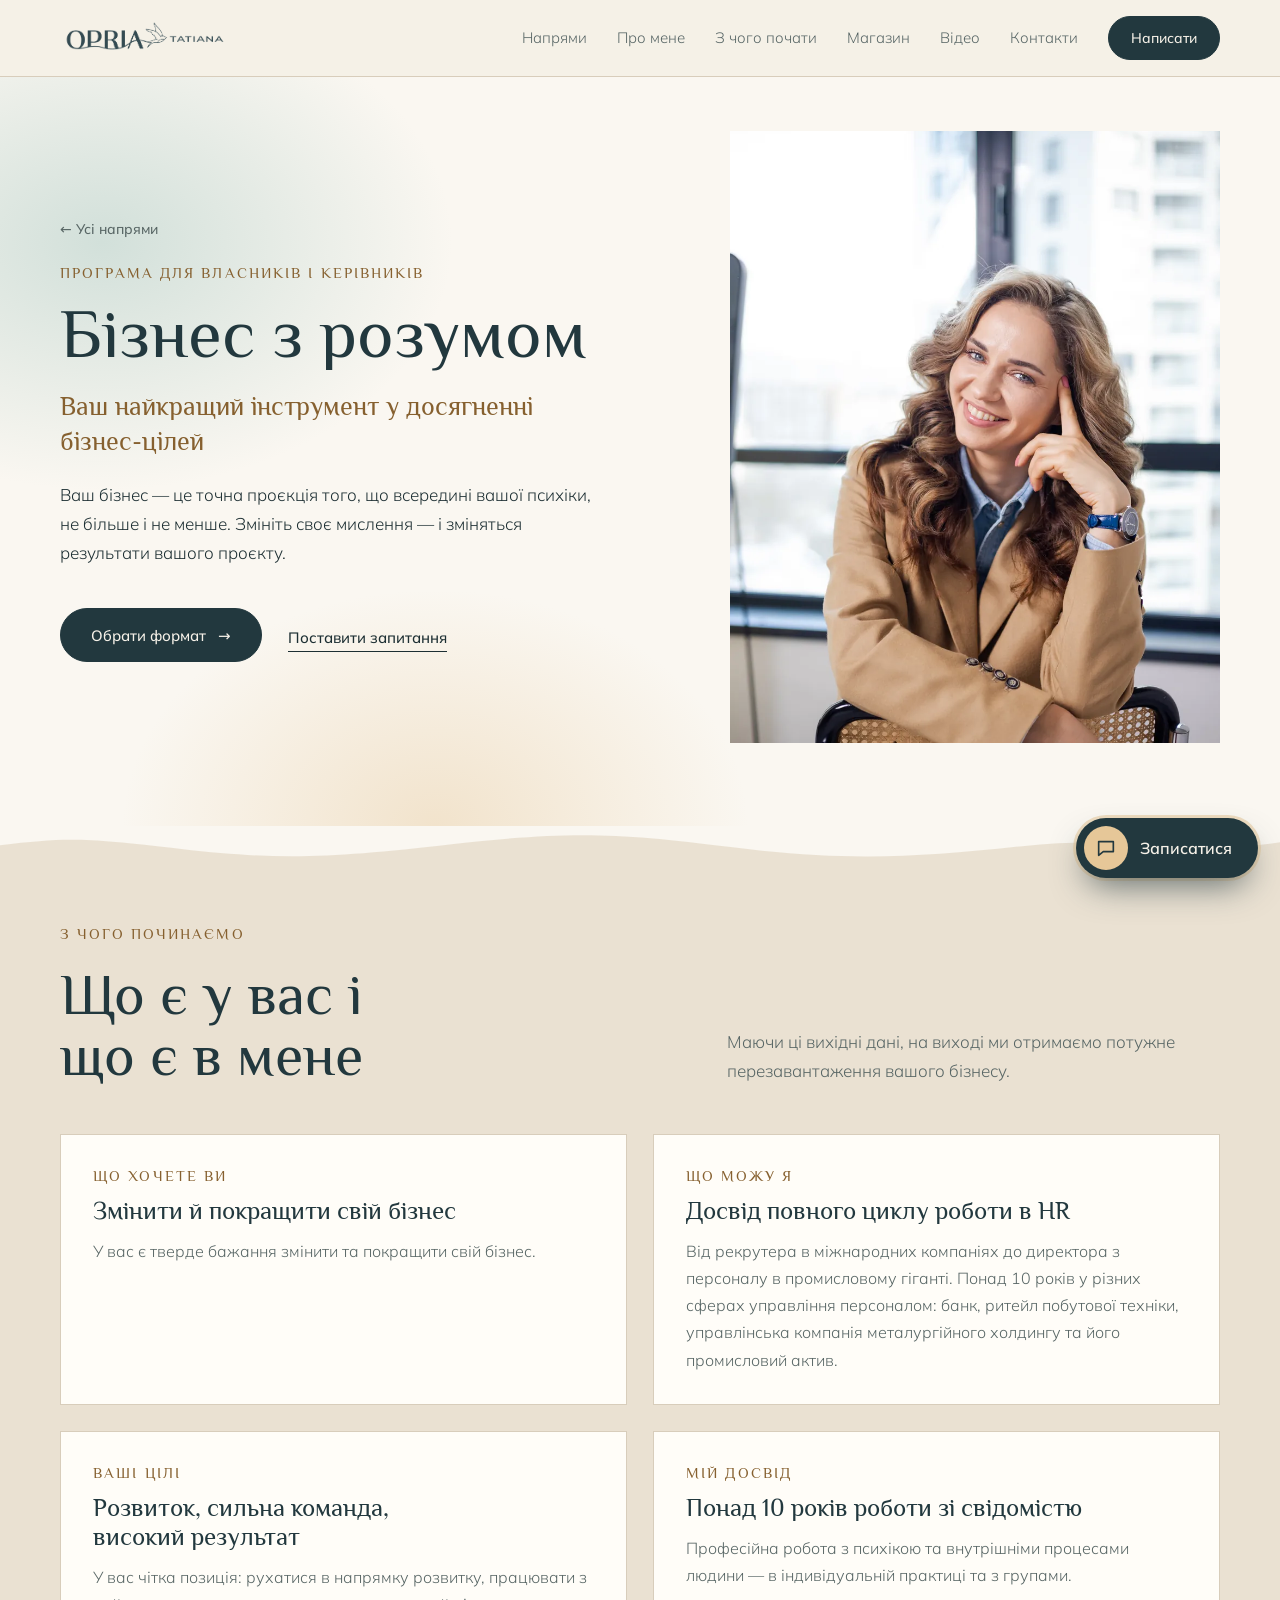
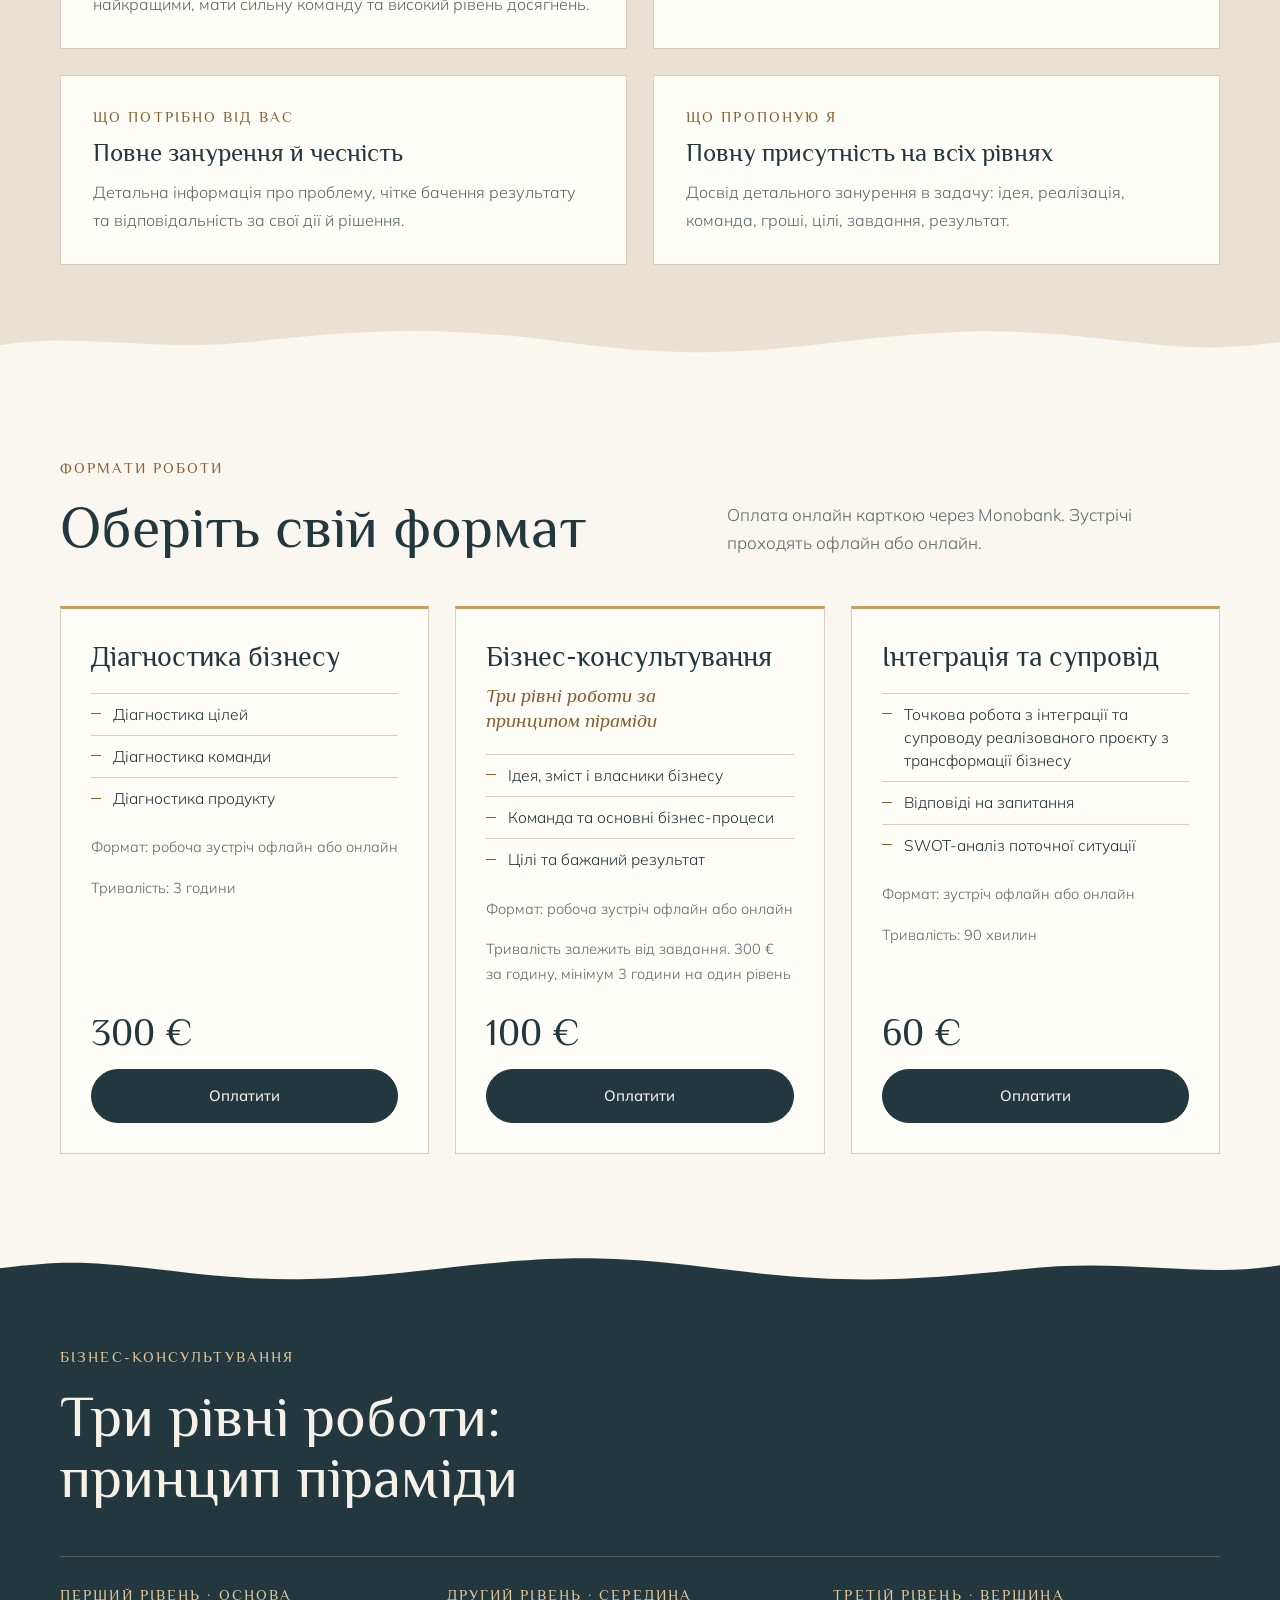
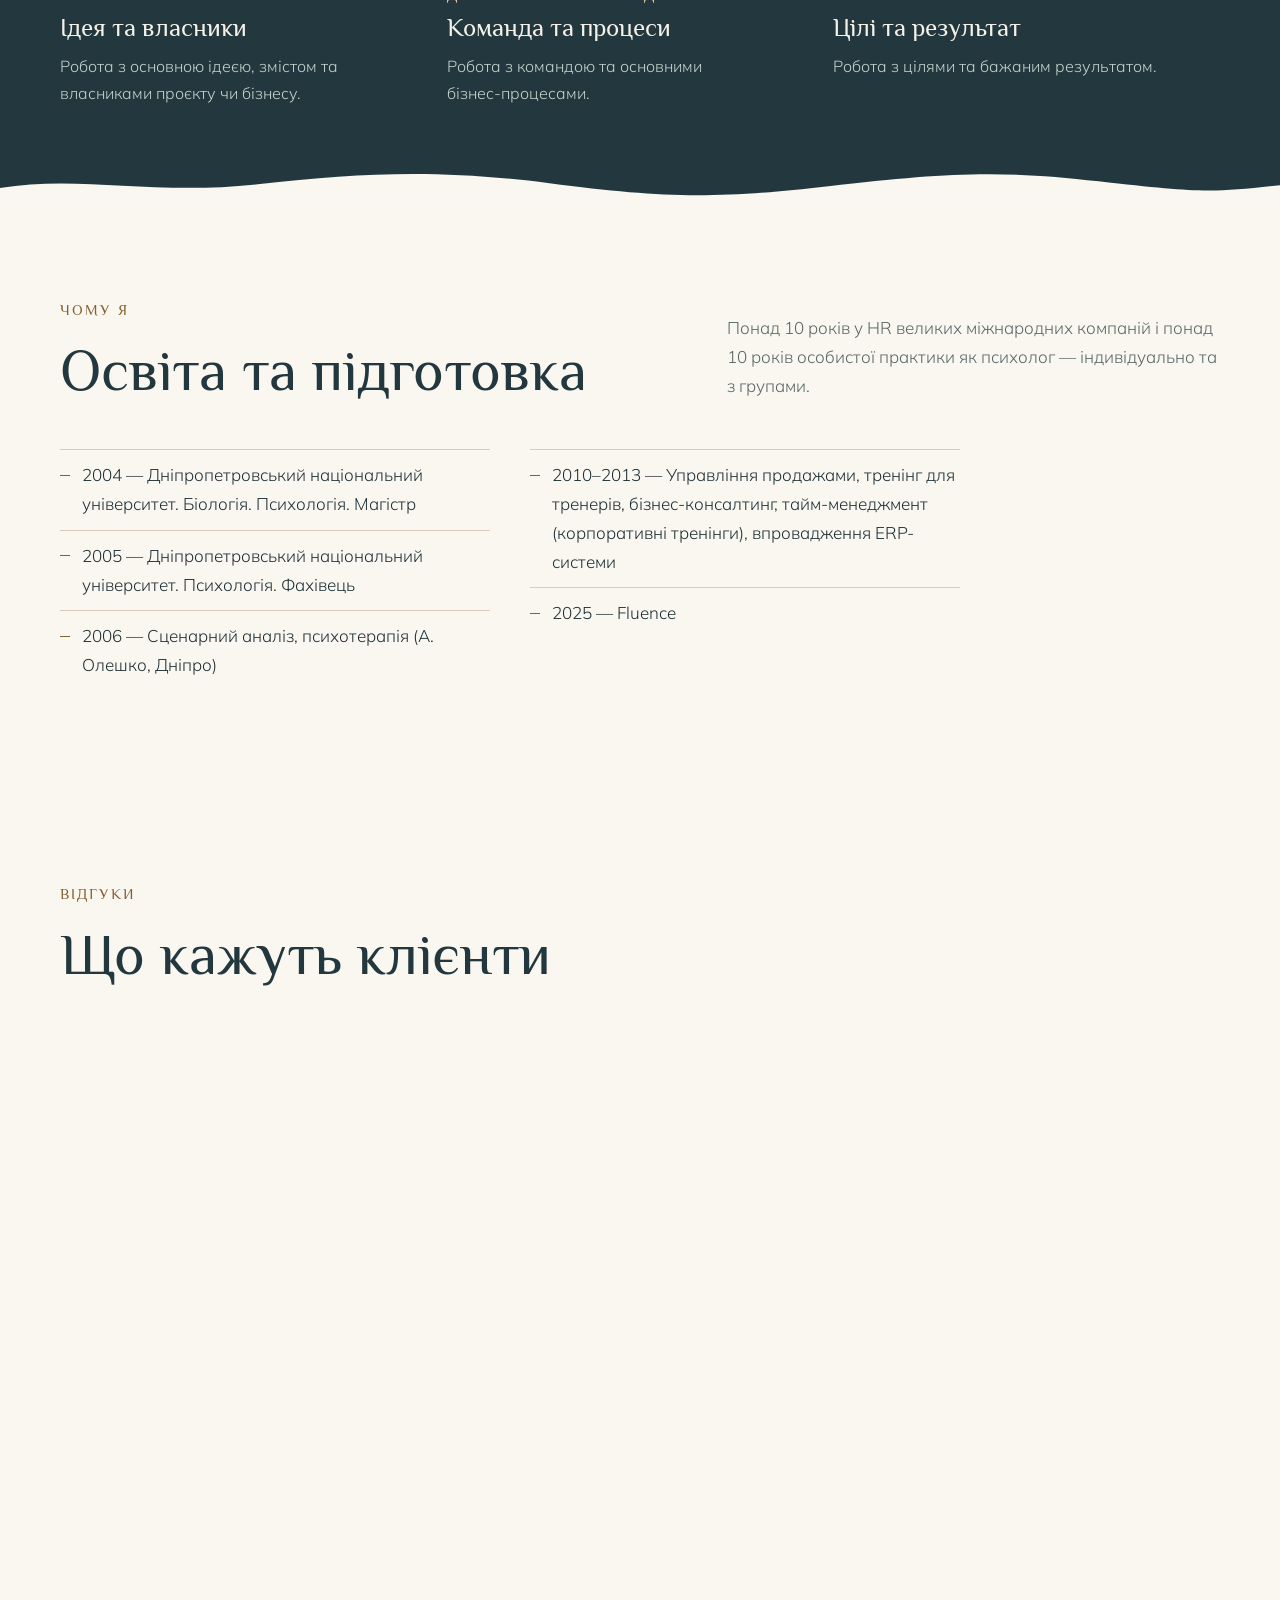
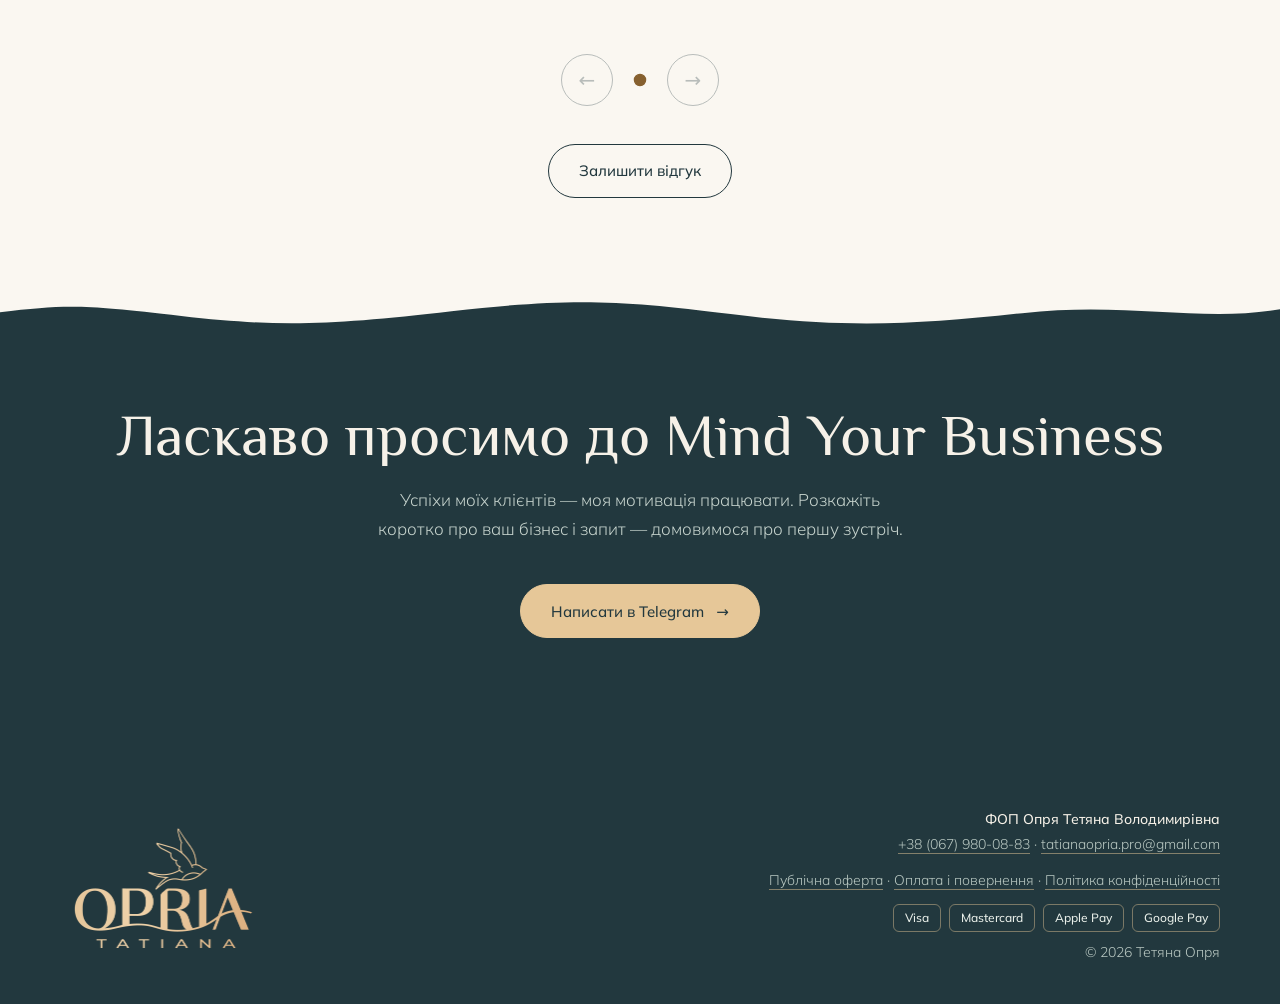
<file: biznes-z-rozumom.html>
<!doctype html>
<html lang="uk">
<head>
<meta charset="utf-8">
<meta name="viewport" content="width=device-width, initial-scale=1, viewport-fit=cover">
<title>«Бізнес з розумом» — програма для власників бізнесу | Тетяна Опря</title>
<meta name="description" content="Програма «Бізнес з розумом»: діагностика бізнесу, цілей, команди й продукту, бізнес-консультування на трьох рівнях, інтеграція та супровід змін. Формати й ціни.">
<meta name="robots" content="index,follow,max-image-preview:large">
<meta name="theme-color" content="#22383e">
<link rel="canonical" href="https://tatianaopria.com/biznes-z-rozumom.html">
<meta property="og:type" content="website">
<meta property="og:site_name" content="Тетяна Опря">
<meta property="og:locale" content="uk_UA">
<meta property="og:url" content="https://tatianaopria.com/biznes-z-rozumom.html">
<meta property="og:title" content="«Бізнес з розумом» — програма для власників бізнесу | Тетяна Опря">
<meta property="og:description" content="Програма «Бізнес з розумом»: діагностика бізнесу, цілей, команди й продукту, бізнес-консультування на трьох рівнях, інтеграція та супровід змін. Формати й ціни.">
<meta property="og:image" content="https://tatianaopria.com/img/og.jpg">
<meta name="twitter:card" content="summary_large_image">
<link rel="icon" type="image/png" href="img/bird.png">
<link rel="apple-touch-icon" href="img/bird.png">
<link rel="preconnect" href="https://fonts.googleapis.com">
<link rel="preconnect" href="https://fonts.gstatic.com" crossorigin>
<link href="https://fonts.googleapis.com/css2?family=Philosopher:ital,wght@0,400;0,700;1,400&family=Mulish:wght@300;400;500;600&display=swap" rel="stylesheet">
<link rel="stylesheet" href="site.css?v=20261127a">
<script type="application/ld+json">
{"@context": "https://schema.org", "@type": "BreadcrumbList", "itemListElement": [{"@type": "ListItem", "position": 1, "name": "Головна", "item": "https://tatianaopria.com/"}, {"@type": "ListItem", "position": 2, "name": "«Бізнес з розумом»", "item": "https://tatianaopria.com/biznes-z-rozumom.html"}]}
</script>
<script type="application/ld+json">
{"@context": "https://schema.org", "@type": "Service", "name": "«Бізнес з розумом»", "description": "Програма «Бізнес з розумом»: діагностика бізнесу, цілей, команди й продукту, бізнес-консультування на трьох рівнях, інтеграція та супровід змін. Формати й ціни.", "url": "https://tatianaopria.com/biznes-z-rozumom.html", "provider": {"@id": "https://tatianaopria.com/#org"}, "areaServed": ["Київ", "онлайн"]}
</script>
</head>
<body>
<a class="skip" href="#main">Перейти до змісту</a>
<header>
  <div class="wrap bar">
    <a class="logo" href="index.html" aria-label="Тетяна Опря — на головну"><img src="img/logo-teal.png" alt="OPRIA Tatiana" width="842" height="199"></a>
    <button class="burger" aria-label="Меню" aria-expanded="false" aria-controls="menu"><i></i><i></i><i></i></button>
    <nav id="menu" aria-label="Основне меню">
      <a href="index.html#napriamy">Напрями</a>
      <a href="index.html#pro-mene">Про мене</a>
      <a href="index.html#start">З чого почати</a>
      <a href="index.html#magazyn">Магазин</a>
      <a href="index.html#video">Відео</a>
      <a href="index.html#kontakty">Контакти</a>
      <a class="btn" href="https://t.me/tatianaopria_pro" target="_blank" rel="noopener">Написати</a>
    </nav>
  </div>
</header>
<main id="main">
  <section class="phero">
    <div class="wrap">
      <div>
        <a class="back" href="index.html#napriamy">← Усі напрями</a>
        <p class="cap">Програма для власників і керівників</p>
        <h1>Бізнес з&nbsp;розумом</h1>
        <p class="sub">Ваш найкращий інструмент у досягненні бізнес-цілей</p>
        <div class="txt"><p>Ваш бізнес — це точна проєкція того, що всередині вашої психіки, не більше і не менше. Змініть своє мислення — і зміняться результати вашого проєкту.</p></div>
        <div class="acts"><a class="btn" href="#formaty">Обрати формат <span class="ar" aria-hidden="true">→</span></a><a class="tlink" href="https://t.me/tatianaopria_pro" target="_blank" rel="noopener">Поставити запитання</a></div>
      </div>
      <figure><img src="img/contact.webp" alt="Тетяна Опря усміхається, спершись на спинку стільця" width="900" height="1340" fetchpriority="high" style="object-position:50% 20%"></figure>
    </div>
  </section>
  <section class="pblock sand">
    <svg class="edge top" viewBox="0 0 1440 40" preserveAspectRatio="none" aria-hidden="true" style="color:var(--paper)"><path d="M0 0H1440V17C1352 31 1268 9 1150 21S948 37 822 22 640 5 508 19 316 36 204 24 76 12 0 20Z"/></svg>
    <div class="wrap">
      <div class="head rv"><div><p class="cap">З чого починаємо</p><h2>Що є у вас і що є в мене</h2></div><p>Маючи ці вихідні дані, на виході ми отримаємо потужне перезавантаження вашого бізнесу.</p></div>
      <div class="two rv">
        <div class="pair"><span class="cap">Що хочете ви</span><h3>Змінити й покращити свій бізнес</h3><p>У вас є тверде бажання змінити та покращити свій бізнес.</p></div>
        <div class="pair"><span class="cap">Що можу я</span><h3>Досвід повного циклу роботи в HR</h3><p>Від рекрутера в міжнародних компаніях до директора з персоналу в промисловому гіганті. Понад 10 років у різних сферах управління персоналом: банк, ритейл побутової техніки, управлінська компанія металургійного холдингу та його промисловий актив.</p></div>
        <div class="pair"><span class="cap">Ваші цілі</span><h3>Розвиток, сильна команда, високий результат</h3><p>У вас чітка позиція: рухатися в напрямку розвитку, працювати з найкращими, мати сильну команду та високий рівень досягнень.</p></div>
        <div class="pair"><span class="cap">Мій досвід</span><h3>Понад 10 років роботи зі свідомістю</h3><p>Професійна робота з психікою та внутрішніми процесами людини — в індивідуальній практиці та з групами.</p></div>
        <div class="pair"><span class="cap">Що потрібно від вас</span><h3>Повне занурення й чесність</h3><p>Детальна інформація про проблему, чітке бачення результату та відповідальність за свої дії й рішення.</p></div>
        <div class="pair"><span class="cap">Що пропоную я</span><h3>Повну присутність на всіх рівнях</h3><p>Досвід детального занурення в задачу: ідея, реалізація, команда, гроші, цілі, завдання, результат.</p></div>
      </div>
    </div>
    <svg class="edge bot" viewBox="0 0 1440 40" preserveAspectRatio="none" aria-hidden="true" style="color:var(--paper)"><path d="M0 0H1440V17C1352 31 1268 9 1150 21S948 37 822 22 640 5 508 19 316 36 204 24 76 12 0 20Z"/></svg>
  </section>

  <section class="pblock" id="formaty">
    <div class="wrap">
      <div class="head rv"><div><p class="cap">Формати роботи</p><h2>Оберіть свій формат</h2></div><p>Оплата онлайн карткою через Monobank. Зустрічі проходять офлайн або онлайн.</p></div>
      <div class="pgrid rv">
        <div class="pcard">
          <h3>Діагностика бізнесу</h3>
          <ul><li>Діагностика цілей</li><li>Діагностика команди</li><li>Діагностика продукту</li></ul><p class="note">Формат: робоча зустріч офлайн або онлайн</p><p class="note">Тривалість: 3 години</p>
          <div class="pfoot"><p class="pprice" data-price="biz-diag">300 €</p><button class="btn" type="button" data-order="Діагностика бізнесу">Оплатити</button></div>
        </div>
        <div class="pcard">
          <h3>Бізнес-консультування</h3><p class="lead2">Три рівні роботи за принципом піраміди</p>
          <ul><li>Ідея, зміст і власники бізнесу</li><li>Команда та основні бізнес-процеси</li><li>Цілі та бажаний результат</li></ul><p class="note">Формат: робоча зустріч офлайн або онлайн</p><p class="note">Тривалість залежить від завдання. 300 € за годину, мінімум 3 години на один рівень</p>
          <div class="pfoot"><p class="pprice" data-price="biz-cons">100 €</p><button class="btn" type="button" data-order="Бізнес-консультування">Оплатити</button></div>
        </div>
        <div class="pcard">
          <h3>Інтеграція та супровід</h3>
          <ul><li>Точкова робота з інтеграції та супроводу реалізованого проєкту з трансформації бізнесу</li><li>Відповіді на запитання</li><li>SWOT-аналіз поточної ситуації</li></ul><p class="note">Формат: зустріч офлайн або онлайн</p><p class="note">Тривалість: 90 хвилин</p>
          <div class="pfoot"><p class="pprice" data-price="biz-int">60 €</p><button class="btn" type="button" data-order="Інтеграція та супровід">Оплатити</button></div>
        </div>
      </div>
    </div>
  </section>

  <section class="pblock dark">
    <svg class="edge top" viewBox="0 0 1440 40" preserveAspectRatio="none" aria-hidden="true" style="color:var(--paper)"><path d="M0 0H1440V17C1352 31 1268 9 1150 21S948 37 822 22 640 5 508 19 316 36 204 24 76 12 0 20Z"/></svg>
    <div class="wrap">
      <div class="head rv"><div><p class="cap">Бізнес-консультування</p><h2>Три рівні роботи: принцип піраміди</h2></div></div>
      <div class="steps3 rv" style="border-color:rgba(230,199,152,.28)">
        <div><b style="color:var(--gold-l)">Перший рівень · основа</b><h3 style="color:#f6f1e8">Ідея та власники</h3><p style="color:#c6d3cd">Робота з основною ідеєю, змістом та власниками проєкту чи бізнесу.</p></div>
        <div><b style="color:var(--gold-l)">Другий рівень · середина</b><h3 style="color:#f6f1e8">Команда та процеси</h3><p style="color:#c6d3cd">Робота з командою та основними бізнес-процесами.</p></div>
        <div><b style="color:var(--gold-l)">Третій рівень · вершина</b><h3 style="color:#f6f1e8">Цілі та результат</h3><p style="color:#c6d3cd">Робота з цілями та бажаним результатом.</p></div>
      </div>
    </div>
    <svg class="edge bot" viewBox="0 0 1440 40" preserveAspectRatio="none" aria-hidden="true" style="color:var(--paper)"><path d="M0 0H1440V17C1352 31 1268 9 1150 21S948 37 822 22 640 5 508 19 316 36 204 24 76 12 0 20Z"/></svg>
  </section>

  <section class="pblock">
    <div class="wrap">
      <div class="head rv"><div><p class="cap">Чому я</p><h2>Освіта та підготовка</h2></div><p>Понад 10 років у HR великих міжнародних компаній і понад 10 років особистої практики як психолог — індивідуально та з групами.</p></div>
      <ul class="plist rv">
        <li>2004 — Дніпропетровський національний університет. Біологія. Психологія. Магістр</li>
        <li>2005 — Дніпропетровський національний університет. Психологія. Фахівець</li>
        <li>2006 — Сценарний аналіз, психотерапія (А. Олешко, Дніпро)</li>
        <li>2010–2013 — Управління продажами, тренінг для тренерів, бізнес-консалтинг, тайм-менеджмент (корпоративні тренінги), впровадження ERP-системи</li>
        <li>2025 — Fluence</li>
      </ul>
    </div>
  </section>

  <section class="pblock" id="vidhuky">
    <div class="wrap">
      <div class="head rv"><div><p class="cap">Відгуки</p><h2>Що кажуть клієнти</h2></div></div>
      <div class="rcar rv" data-carousel>
        <div class="rtrack" tabindex="0" role="group" aria-roledescription="карусель" aria-label="Що кажуть клієнти">
          <div class="rq"><div class="st" aria-label="5 із 5">★★★★★</div><p>Співпраця з Тетяною стала важливим етапом розвитку команди.</p><p>Завдяки глибокій аналітиці та SWOT-аналізу ми виявили приховані організаційні ризики.</p><p>Вибудували нові принципи відповідальності та комунікації — і це прямо вплинуло на зменшення конфліктів, дедлайни та залученість працівників.</p><div class="who"><b>Ірина</b>будівельна компанія, Київ · 2024</div></div>
          <div class="rq"><div class="st" aria-label="5 із 5">★★★★★</div><p>Тетяна допомогла поглянути на наш бізнес під новим кутом. Ми провели діагностику команди, визначили слабкі місця в мотивації та управлінні графіками.</p><p>Завдяки структурованому підходу — з елементами SWOT-аналізу та персональних сесій — вдалося стабілізувати внутрішню атмосферу й повернути майстрам відчуття особистої значущості.</p><p>У результаті підвищилася лояльність клієнтів, скоротилася плинність і зросла ініціативність співробітників.</p><div class="who"><b>Марина</b>салон краси, Київ · 2025</div></div>
          <div class="rq"><div class="st" aria-label="5 із 5">★★★★★</div><p>Робота з Тетяною Опря дала нам змогу комплексно налаштувати взаємодію між відділами.</p><p>За допомогою психодіагностики, стратегічного аналізу та коригування внутрішніх бізнес-процесів команда почала працювати злагодженіше й продуктивніше.</p><p>Ми впровадили регулярні практики зворотного зв'язку, моніторинг емоційного стану співробітників і оптимізували KPI. У результаті підвищилася якість обслуговування і знизилася плинність персоналу.</p><div class="who"><b>Владислав</b>клієнтський сервіс (кол-центр), Варшава · 2024</div></div>
        </div>
        <div class="car-nav">
          <button class="car-b prev" type="button" aria-label="Попередній відгук">←</button>
          <div class="dots"></div>
          <button class="car-b next" type="button" aria-label="Наступний відгук">→</button>
        </div>
      </div>
      <div class="rform-wrap rv"><a class="btn ghost" href="index.html#zalyshyty-vidhuk">Залишити відгук</a></div>
    </div>
  </section>

  <section class="pcta dark">
    <svg class="edge top" viewBox="0 0 1440 40" preserveAspectRatio="none" aria-hidden="true" style="color:var(--paper)"><path d="M0 0H1440V17C1352 31 1268 9 1150 21S948 37 822 22 640 5 508 19 316 36 204 24 76 12 0 20Z"/></svg>
    <div class="wrap rv">
      <h2>Ласкаво просимо до Mind Your Business</h2>
      <p>Успіхи моїх клієнтів — моя мотивація працювати. Розкажіть коротко про ваш бізнес і запит — домовимося про першу зустріч.</p>
      <div class="acts"><a class="btn gold" href="https://t.me/tatianaopria_pro" target="_blank" rel="noopener">Написати в Telegram <span class="ar" aria-hidden="true">→</span></a></div>
    </div>
  </section>

</main>
<footer>
  <div class="wrap">
    <img class="flogo" src="img/logo-main-gold.png" alt="OPRIA Tatiana" width="843" height="596" loading="lazy">
    <div class="req">
      <b>ФОП Опря Тетяна Володимирівна</b>
      <span><a href="tel:+380679800883">+38 (067) 980-08-83</a> · <a href="mailto:tatianaopria.pro@gmail.com">tatianaopria.pro@gmail.com</a></span>
      <span class="flinks"><a href="oferta.html">Публічна оферта</a> · <a href="oplata.html">Оплата і повернення</a> · <a href="polityka.html">Політика конфіденційності</a></span>
      <span class="pay" aria-label="Способи оплати"><i>Visa</i><i>Mastercard</i><i>Apple Pay</i><i>Google Pay</i></span>
      <span>© 2026 Тетяна Опря</span>
    </div>
  </div>
</footer>
<script src="site.js?v=20261127a" defer></script>
<script src="carousel.js?v=20261127a" defer></script>
<script src="widget.js?v=20261127a" defer></script>
<script defer src="https://static.cloudflareinsights.com/beacon.min.js" data-cf-beacon='{"token": "058ef345783e4ae2a2dd503a964ea49f"}'></script>
</body>
</html>
</file>
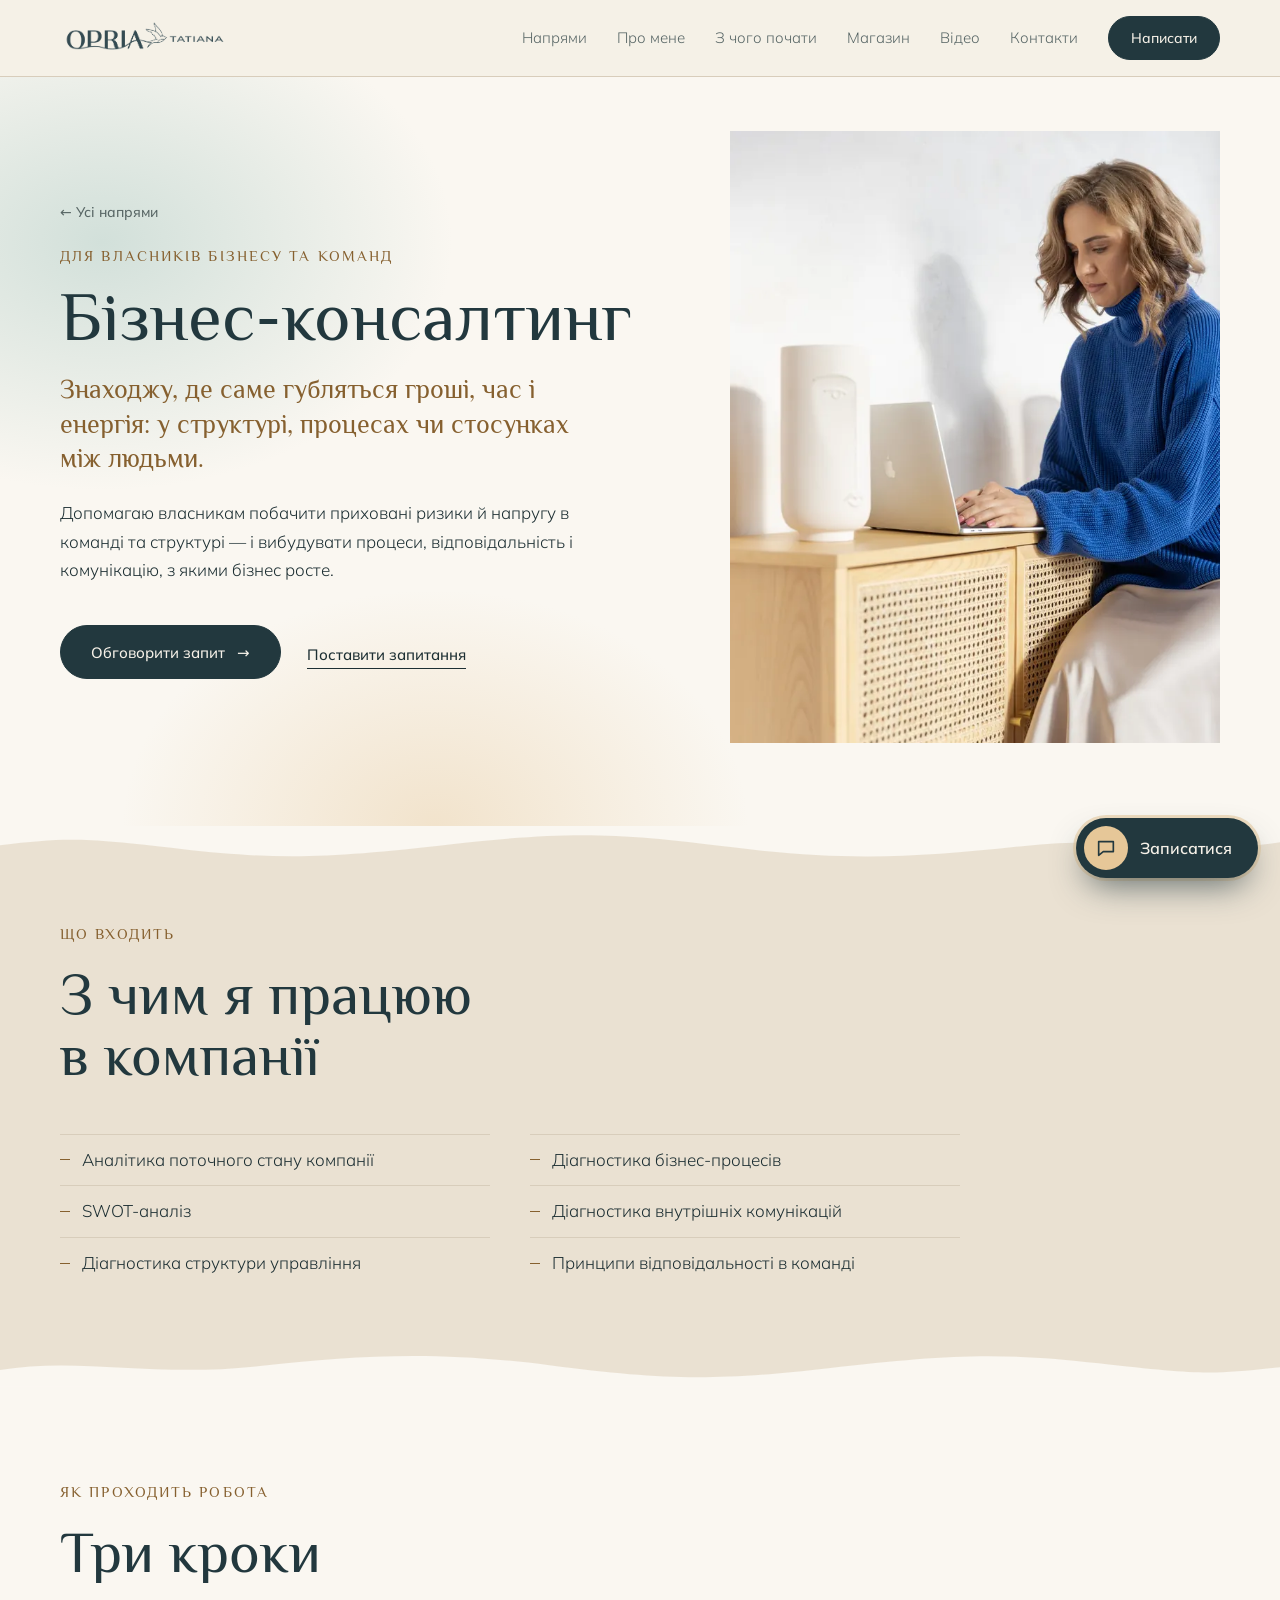
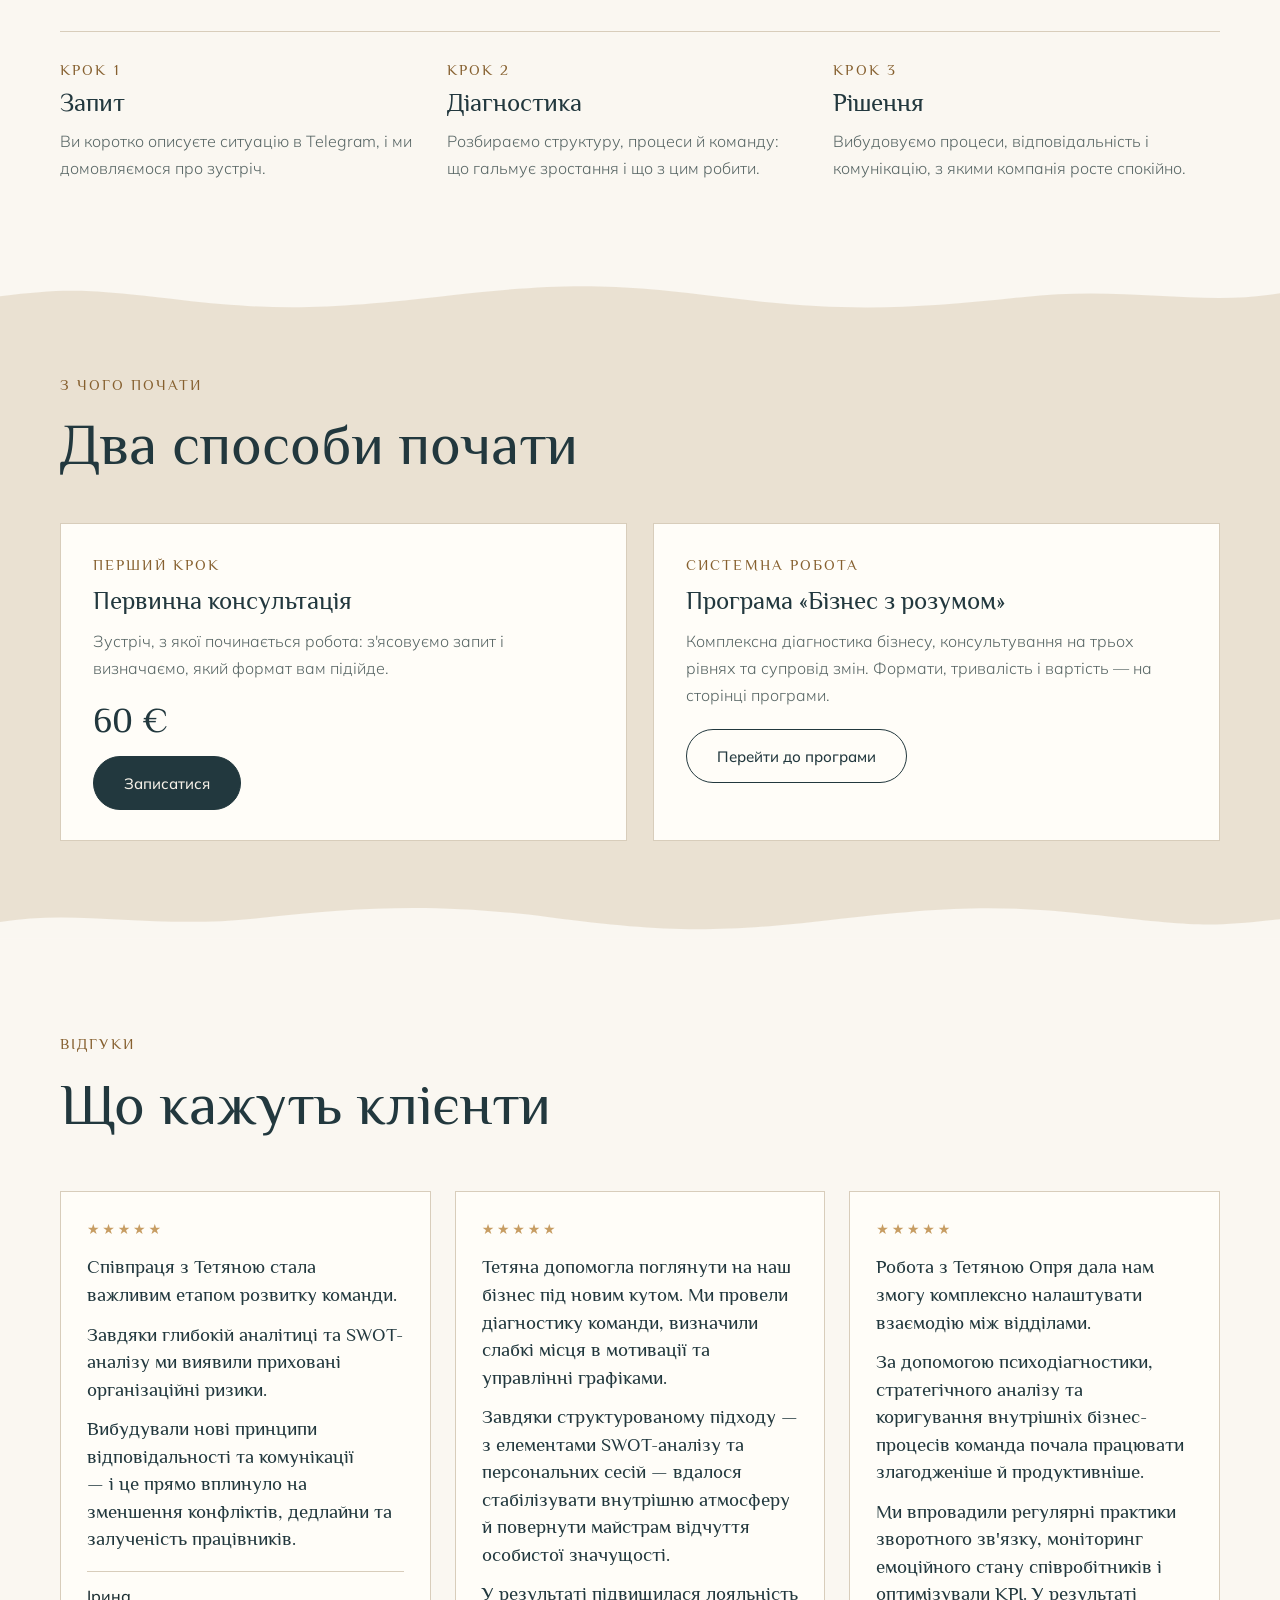
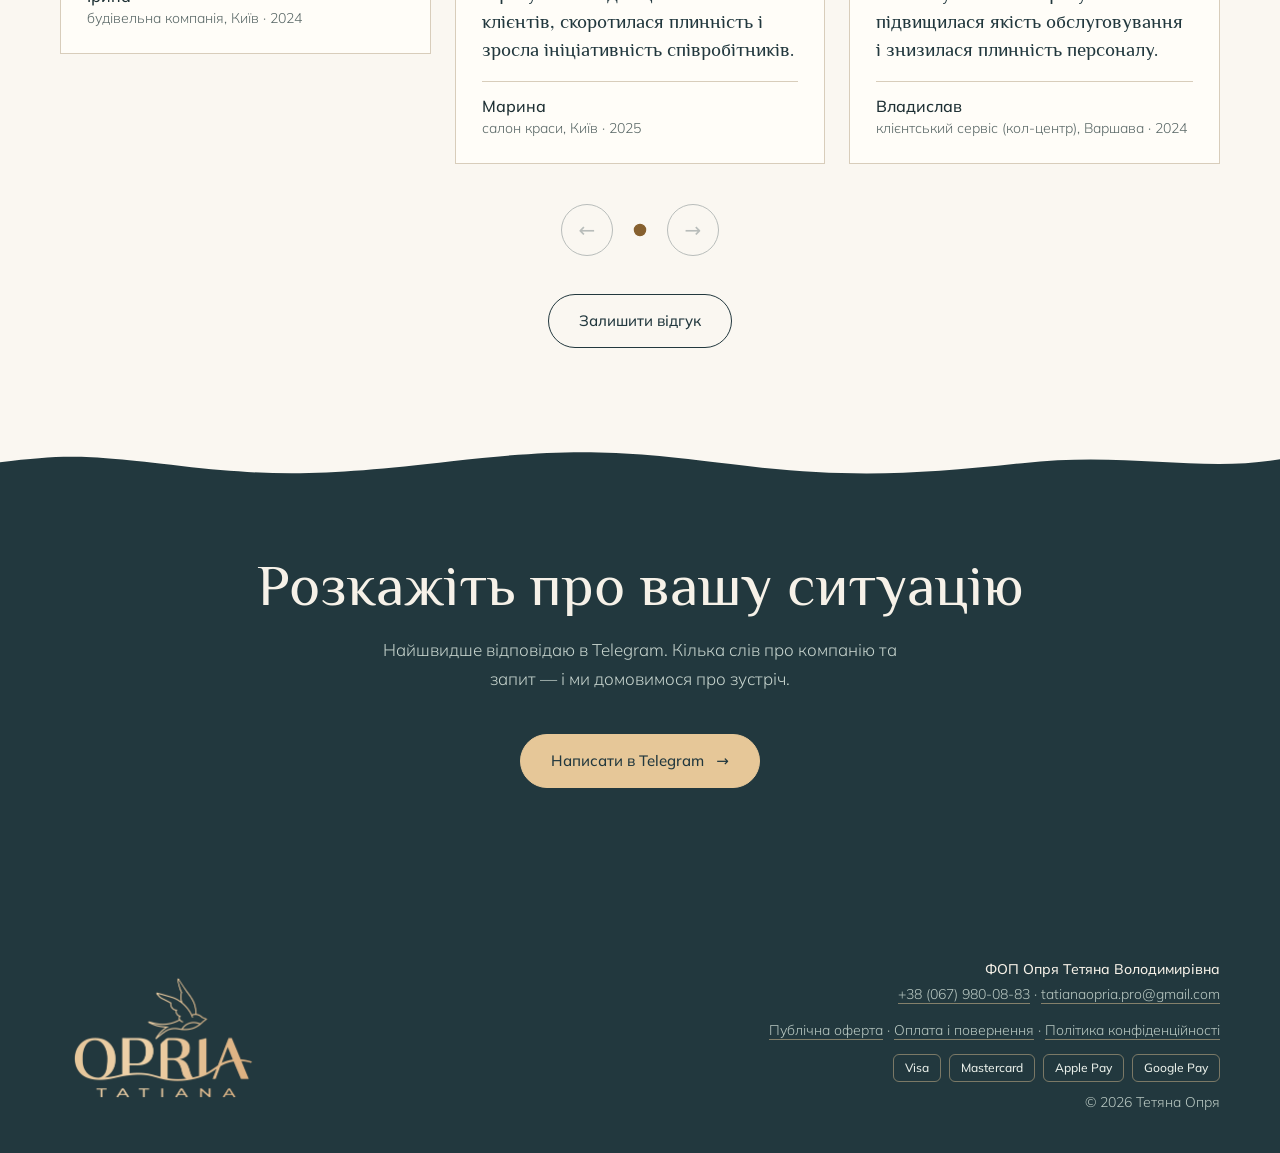
<file: konsaltynh.html>
<!doctype html>
<html lang="uk">
<head>
<meta charset="utf-8">
<meta name="viewport" content="width=device-width, initial-scale=1, viewport-fit=cover">
<title>Бізнес-консалтинг для власників і команд — Тетяна Опря</title>
<meta name="description" content="Бізнес-консалтинг: аналітика, SWOT-аналіз, діагностика структури управління, процесів і внутрішніх комунікацій. Онлайн або в Києві.">
<meta name="robots" content="index,follow,max-image-preview:large">
<meta name="theme-color" content="#22383e">
<link rel="canonical" href="https://tatianaopria.com/konsaltynh.html">
<meta property="og:type" content="website">
<meta property="og:site_name" content="Тетяна Опря">
<meta property="og:locale" content="uk_UA">
<meta property="og:url" content="https://tatianaopria.com/konsaltynh.html">
<meta property="og:title" content="Бізнес-консалтинг для власників і команд — Тетяна Опря">
<meta property="og:description" content="Бізнес-консалтинг: аналітика, SWOT-аналіз, діагностика структури управління, процесів і внутрішніх комунікацій. Онлайн або в Києві.">
<meta property="og:image" content="https://tatianaopria.com/img/og.jpg">
<meta name="twitter:card" content="summary_large_image">
<link rel="icon" type="image/png" href="img/bird.png">
<link rel="apple-touch-icon" href="img/bird.png">
<link rel="preconnect" href="https://fonts.googleapis.com">
<link rel="preconnect" href="https://fonts.gstatic.com" crossorigin>
<link href="https://fonts.googleapis.com/css2?family=Philosopher:ital,wght@0,400;0,700;1,400&family=Mulish:wght@300;400;500;600&display=swap" rel="stylesheet">
<link rel="stylesheet" href="site.css?v=20261127a">
<script type="application/ld+json">
{"@context": "https://schema.org", "@type": "BreadcrumbList", "itemListElement": [{"@type": "ListItem", "position": 1, "name": "Головна", "item": "https://tatianaopria.com/"}, {"@type": "ListItem", "position": 2, "name": "Бізнес-консалтинг", "item": "https://tatianaopria.com/konsaltynh.html"}]}
</script>
<script type="application/ld+json">
{"@context": "https://schema.org", "@type": "Service", "name": "Бізнес-консалтинг", "description": "Бізнес-консалтинг: аналітика, SWOT-аналіз, діагностика структури управління, процесів і внутрішніх комунікацій. Онлайн або в Києві.", "url": "https://tatianaopria.com/konsaltynh.html", "provider": {"@id": "https://tatianaopria.com/#org"}, "areaServed": ["Київ", "онлайн"]}
</script>
</head>
<body>
<a class="skip" href="#main">Перейти до змісту</a>
<header>
  <div class="wrap bar">
    <a class="logo" href="index.html" aria-label="Тетяна Опря — на головну"><img src="img/logo-teal.png" alt="OPRIA Tatiana" width="842" height="199"></a>
    <button class="burger" aria-label="Меню" aria-expanded="false" aria-controls="menu"><i></i><i></i><i></i></button>
    <nav id="menu" aria-label="Основне меню">
      <a href="index.html#napriamy">Напрями</a>
      <a href="index.html#pro-mene">Про мене</a>
      <a href="index.html#start">З чого почати</a>
      <a href="index.html#magazyn">Магазин</a>
      <a href="index.html#video">Відео</a>
      <a href="index.html#kontakty">Контакти</a>
      <a class="btn" href="https://t.me/tatianaopria_pro" target="_blank" rel="noopener">Написати</a>
    </nav>
  </div>
</header>
<main id="main">
  <section class="phero">
    <div class="wrap">
      <div>
        <a class="back" href="index.html#napriamy">← Усі напрями</a>
        <p class="cap">Для власників бізнесу та команд</p>
        <h1>Бізнес-консалтинг</h1>
        <p class="sub">Знаходжу, де саме губляться гроші, час і енергія: у структурі, процесах чи стосунках між людьми.</p>
        <div class="txt"><p>Допомагаю власникам побачити приховані ризики й напругу в команді та структурі — і вибудувати процеси, відповідальність і комунікацію, з якими бізнес росте.</p></div>
        <div class="acts"><a class="btn" href="https://t.me/tatianaopria_pro">Обговорити запит <span class="ar" aria-hidden="true">→</span></a><a class="tlink" href="https://t.me/tatianaopria_pro" target="_blank" rel="noopener">Поставити запитання</a></div>
      </div>
      <figure><img src="img/dir-laptop.webp" alt="Тетяна Опря в синьому светрі працює за ноутбуком" width="700" height="1059" fetchpriority="high" style="object-position:62% 0%"></figure>
    </div>
  </section>
  <section class="pblock sand">
    <svg class="edge top" viewBox="0 0 1440 40" preserveAspectRatio="none" aria-hidden="true" style="color:var(--paper)"><path d="M0 0H1440V17C1352 31 1268 9 1150 21S948 37 822 22 640 5 508 19 316 36 204 24 76 12 0 20Z"/></svg>
    <div class="wrap">
      <div class="head rv"><div><p class="cap">Що входить</p><h2>З чим я працюю в компанії</h2></div></div>
      <ul class="plist rv">
        <li>Аналітика поточного стану компанії</li>
        <li>SWOT-аналіз</li>
        <li>Діагностика структури управління</li>
        <li>Діагностика бізнес-процесів</li>
        <li>Діагностика внутрішніх комунікацій</li>
        <li>Принципи відповідальності в команді</li>
      </ul>
    </div>
    <svg class="edge bot" viewBox="0 0 1440 40" preserveAspectRatio="none" aria-hidden="true" style="color:var(--paper)"><path d="M0 0H1440V17C1352 31 1268 9 1150 21S948 37 822 22 640 5 508 19 316 36 204 24 76 12 0 20Z"/></svg>
  </section>

  <section class="pblock">
    <div class="wrap">
      <div class="head rv"><div><p class="cap">Як проходить робота</p><h2>Три кроки</h2></div></div>
      <div class="steps3 rv">
        <div><b>Крок 1</b><h3>Запит</h3><p>Ви коротко описуєте ситуацію в Telegram, і ми домовляємося про зустріч.</p></div>
        <div><b>Крок 2</b><h3>Діагностика</h3><p>Розбираємо структуру, процеси й команду: що гальмує зростання і що з цим робити.</p></div>
        <div><b>Крок 3</b><h3>Рішення</h3><p>Вибудовуємо процеси, відповідальність і комунікацію, з якими компанія росте спокійно.</p></div>
      </div>
    </div>
  </section>

  <section class="pblock sand">
    <svg class="edge top" viewBox="0 0 1440 40" preserveAspectRatio="none" aria-hidden="true" style="color:var(--paper)"><path d="M0 0H1440V17C1352 31 1268 9 1150 21S948 37 822 22 640 5 508 19 316 36 204 24 76 12 0 20Z"/></svg>
    <div class="wrap">
      <div class="head rv"><div><p class="cap">З чого почати</p><h2>Два способи почати</h2></div></div>
      <div class="two rv">
        <div class="pair"><span class="cap">Перший крок</span><h3>Первинна консультація</h3><p>Зустріч, з якої починається робота: з'ясовуємо запит і визначаємо, який формат вам підійде.</p><p class="pprice" style="margin-top:20px" data-price="602967">60 €</p><button class="btn" type="button" data-order="Первинна консультація" data-pay="602967">Записатися</button></div>
        <div class="pair"><span class="cap">Системна робота</span><h3>Програма «Бізнес з розумом»</h3><p>Комплексна діагностика бізнесу, консультування на трьох рівнях та супровід змін. Формати, тривалість і вартість — на сторінці програми.</p><div class="acts" style="margin-top:20px"><a class="btn ghost" href="biznes-z-rozumom.html">Перейти до програми</a></div></div>
      </div>
    </div>
    <svg class="edge bot" viewBox="0 0 1440 40" preserveAspectRatio="none" aria-hidden="true" style="color:var(--paper)"><path d="M0 0H1440V17C1352 31 1268 9 1150 21S948 37 822 22 640 5 508 19 316 36 204 24 76 12 0 20Z"/></svg>
  </section>

  <section class="pblock" id="vidhuky">
    <div class="wrap">
      <div class="head rv"><div><p class="cap">Відгуки</p><h2>Що кажуть клієнти</h2></div></div>
      <div class="rcar rv" data-carousel>
        <div class="rtrack" tabindex="0" role="group" aria-roledescription="карусель" aria-label="Що кажуть клієнти">
          <div class="rq"><div class="st" aria-label="5 із 5">★★★★★</div><p>Співпраця з Тетяною стала важливим етапом розвитку команди.</p><p>Завдяки глибокій аналітиці та SWOT-аналізу ми виявили приховані організаційні ризики.</p><p>Вибудували нові принципи відповідальності та комунікації — і це прямо вплинуло на зменшення конфліктів, дедлайни та залученість працівників.</p><div class="who"><b>Ірина</b>будівельна компанія, Київ · 2024</div></div>
          <div class="rq"><div class="st" aria-label="5 із 5">★★★★★</div><p>Тетяна допомогла поглянути на наш бізнес під новим кутом. Ми провели діагностику команди, визначили слабкі місця в мотивації та управлінні графіками.</p><p>Завдяки структурованому підходу — з елементами SWOT-аналізу та персональних сесій — вдалося стабілізувати внутрішню атмосферу й повернути майстрам відчуття особистої значущості.</p><p>У результаті підвищилася лояльність клієнтів, скоротилася плинність і зросла ініціативність співробітників.</p><div class="who"><b>Марина</b>салон краси, Київ · 2025</div></div>
          <div class="rq"><div class="st" aria-label="5 із 5">★★★★★</div><p>Робота з Тетяною Опря дала нам змогу комплексно налаштувати взаємодію між відділами.</p><p>За допомогою психодіагностики, стратегічного аналізу та коригування внутрішніх бізнес-процесів команда почала працювати злагодженіше й продуктивніше.</p><p>Ми впровадили регулярні практики зворотного зв'язку, моніторинг емоційного стану співробітників і оптимізували KPI. У результаті підвищилася якість обслуговування і знизилася плинність персоналу.</p><div class="who"><b>Владислав</b>клієнтський сервіс (кол-центр), Варшава · 2024</div></div>
        </div>
        <div class="car-nav">
          <button class="car-b prev" type="button" aria-label="Попередній відгук">←</button>
          <div class="dots"></div>
          <button class="car-b next" type="button" aria-label="Наступний відгук">→</button>
        </div>
      </div>
      <div class="rform-wrap rv"><a class="btn ghost" href="index.html#zalyshyty-vidhuk">Залишити відгук</a></div>
    </div>
  </section>

  <section class="pcta dark">
    <svg class="edge top" viewBox="0 0 1440 40" preserveAspectRatio="none" aria-hidden="true" style="color:var(--paper)"><path d="M0 0H1440V17C1352 31 1268 9 1150 21S948 37 822 22 640 5 508 19 316 36 204 24 76 12 0 20Z"/></svg>
    <div class="wrap rv">
      <h2>Розкажіть про вашу ситуацію</h2>
      <p>Найшвидше відповідаю в Telegram. Кілька слів про компанію та запит — і ми домовимося про зустріч.</p>
      <div class="acts"><a class="btn gold" href="https://t.me/tatianaopria_pro" target="_blank" rel="noopener">Написати в Telegram <span class="ar" aria-hidden="true">→</span></a></div>
    </div>
  </section>

</main>
<footer>
  <div class="wrap">
    <img class="flogo" src="img/logo-main-gold.png" alt="OPRIA Tatiana" width="843" height="596" loading="lazy">
    <div class="req">
      <b>ФОП Опря Тетяна Володимирівна</b>
      <span><a href="tel:+380679800883">+38 (067) 980-08-83</a> · <a href="mailto:tatianaopria.pro@gmail.com">tatianaopria.pro@gmail.com</a></span>
      <span class="flinks"><a href="oferta.html">Публічна оферта</a> · <a href="oplata.html">Оплата і повернення</a> · <a href="polityka.html">Політика конфіденційності</a></span>
      <span class="pay" aria-label="Способи оплати"><i>Visa</i><i>Mastercard</i><i>Apple Pay</i><i>Google Pay</i></span>
      <span>© 2026 Тетяна Опря</span>
    </div>
  </div>
</footer>
<script src="site.js?v=20261127a" defer></script>
<script src="carousel.js?v=20261127a" defer></script>
<script src="widget.js?v=20261127a" defer></script>
<script defer src="https://static.cloudflareinsights.com/beacon.min.js" data-cf-beacon='{"token": "058ef345783e4ae2a2dd503a964ea49f"}'></script>
</body>
</html>
</file>
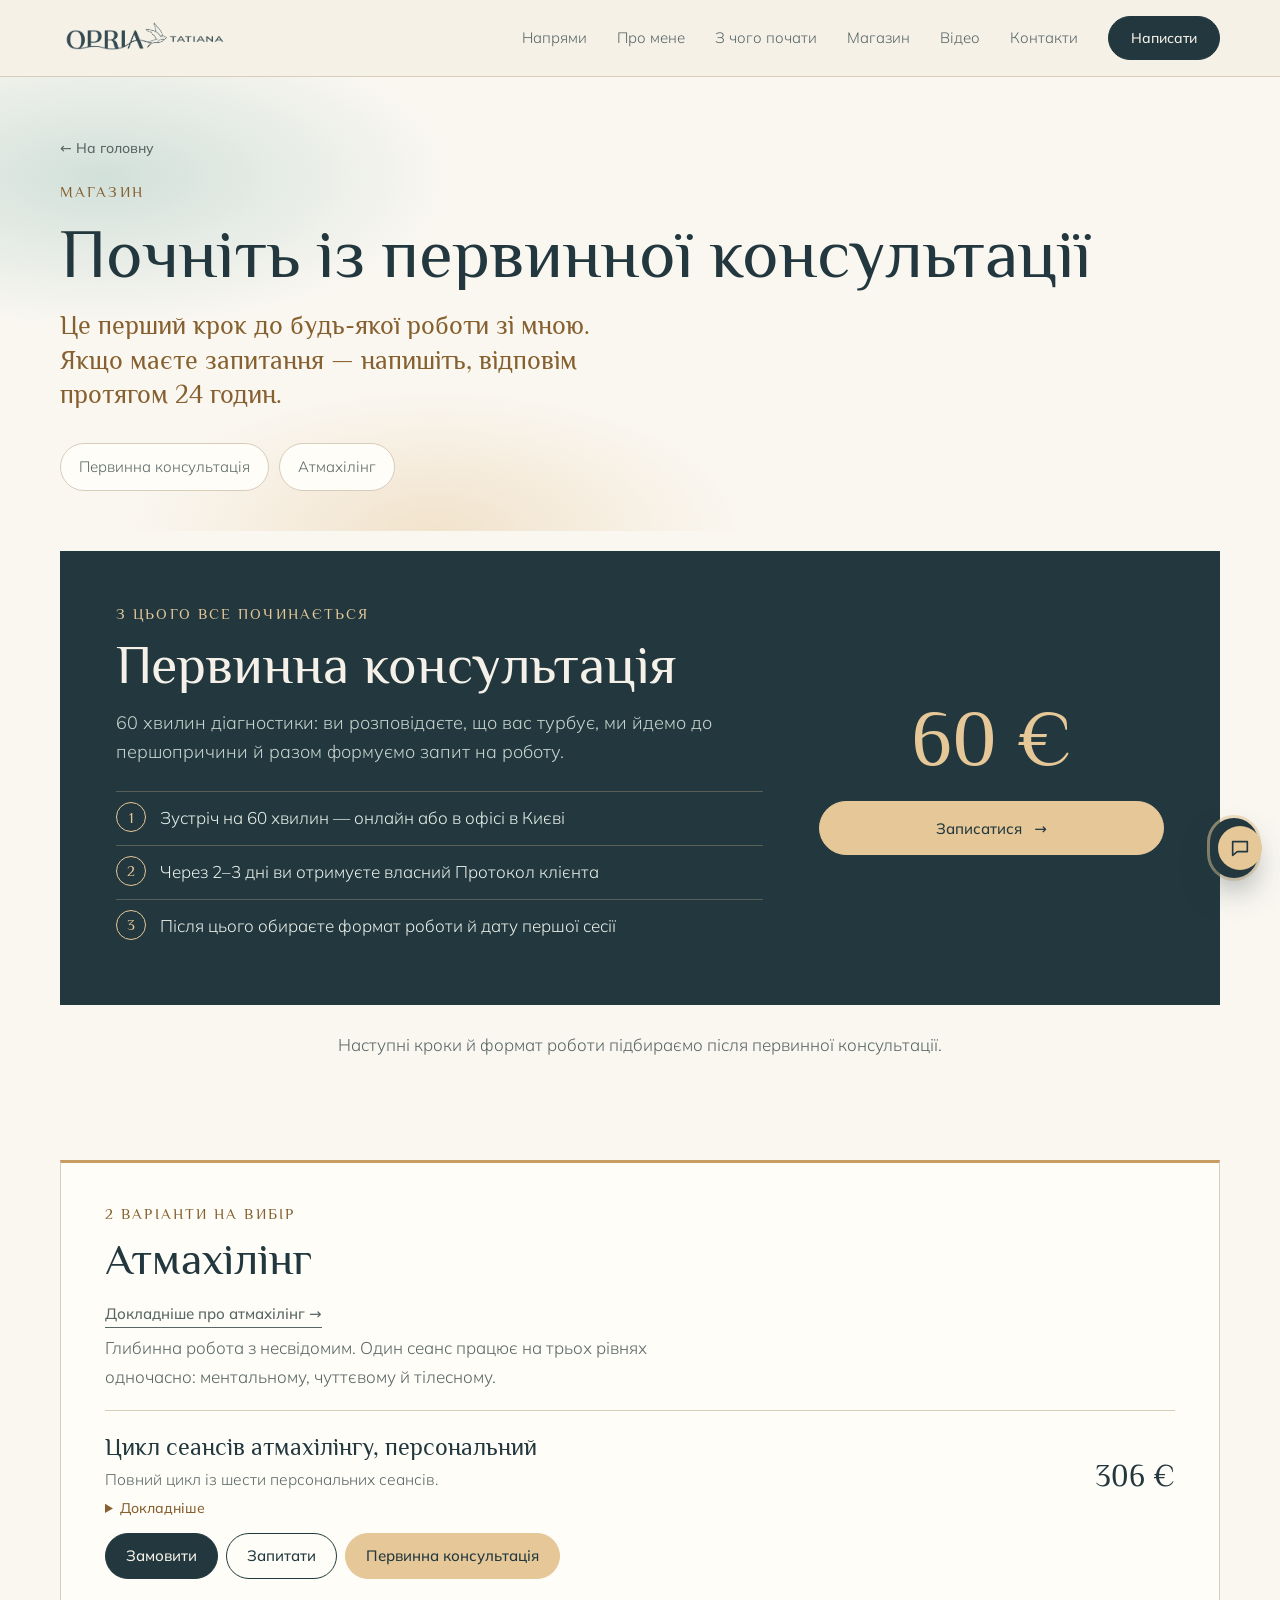
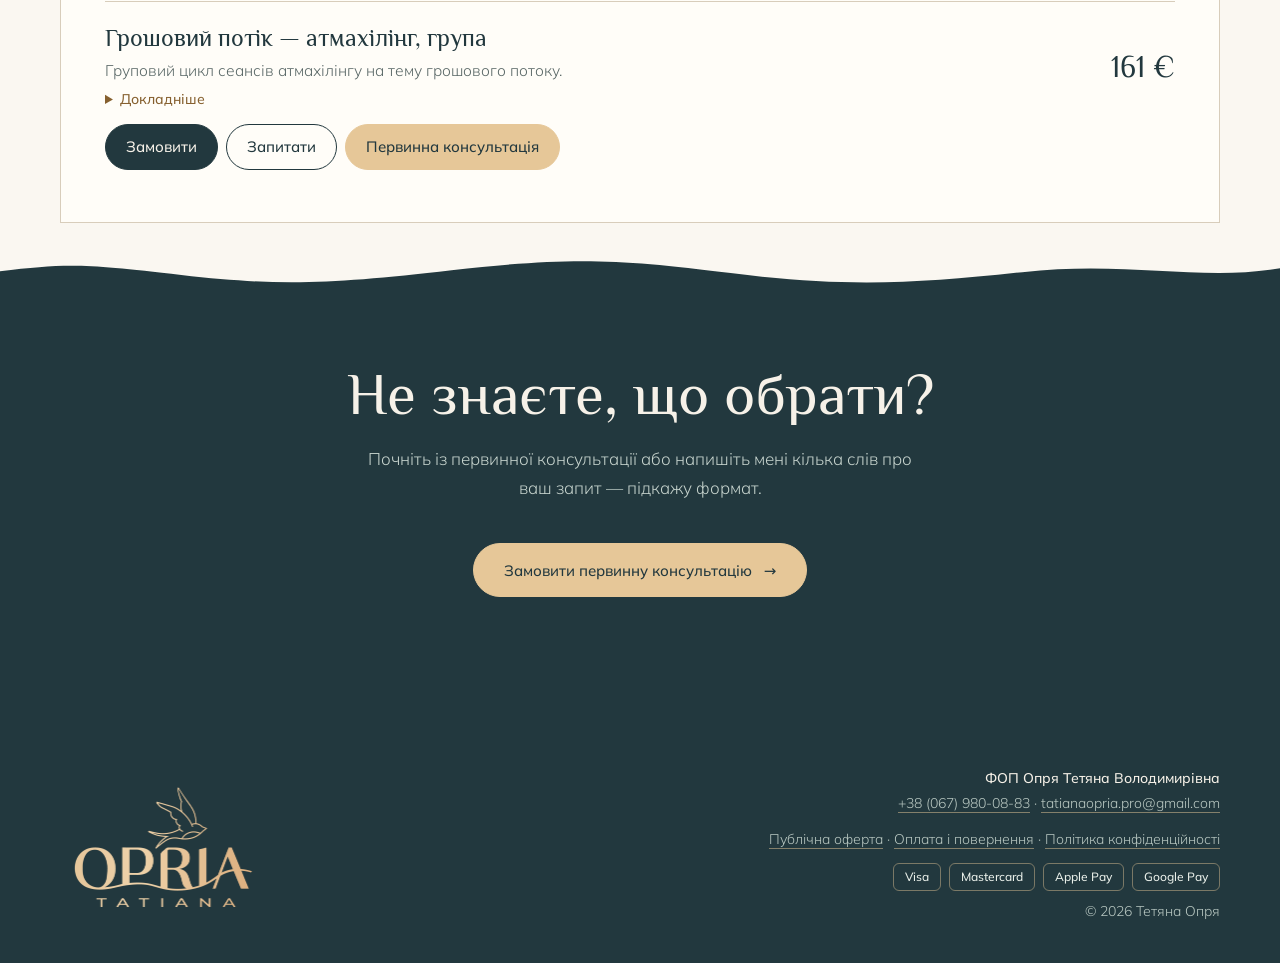
<file: magazyn.html>
<!doctype html>
<html lang="uk">
<head>
<meta charset="utf-8">
<meta name="viewport" content="width=device-width, initial-scale=1, viewport-fit=cover">
<title>Первинна консультація психолога — 60 хвилин, 60 € | Тетяна Опря</title>
<meta name="description" content="Первинна консультація з Тетяною Опря: 60 хвилин діагностики онлайн або в Києві, Протокол клієнта за 2–3 дні. Також цикли сеансів атмахілінгу.">
<meta name="robots" content="index,follow,max-image-preview:large">
<meta name="theme-color" content="#22383e">
<link rel="canonical" href="https://tatianaopria.com/magazyn.html">
<meta property="og:type" content="website">
<meta property="og:site_name" content="Тетяна Опря">
<meta property="og:locale" content="uk_UA">
<meta property="og:url" content="https://tatianaopria.com/magazyn.html">
<meta property="og:title" content="Первинна консультація психолога — 60 хвилин, 60 € | Тетяна Опря">
<meta property="og:description" content="Первинна консультація з Тетяною Опря: 60 хвилин діагностики онлайн або в Києві, Протокол клієнта за 2–3 дні. Також цикли сеансів атмахілінгу.">
<meta property="og:image" content="https://tatianaopria.com/img/og.jpg">
<meta name="twitter:card" content="summary_large_image">
<link rel="icon" type="image/png" href="img/bird.png">
<link rel="apple-touch-icon" href="img/bird.png">
<link rel="preconnect" href="https://fonts.googleapis.com">
<link rel="preconnect" href="https://fonts.gstatic.com" crossorigin>
<link href="https://fonts.googleapis.com/css2?family=Philosopher:ital,wght@0,400;0,700;1,400&family=Mulish:wght@300;400;500;600&display=swap" rel="stylesheet">
<link rel="stylesheet" href="site.css?v=20261127a">
<script type="application/ld+json">
{"@context": "https://schema.org", "@type": "BreadcrumbList", "itemListElement": [{"@type": "ListItem", "position": 1, "name": "Головна", "item": "https://tatianaopria.com/"}, {"@type": "ListItem", "position": 2, "name": "Первинна консультація", "item": "https://tatianaopria.com/magazyn.html"}]}
</script>
<script type="application/ld+json">
{"@context": "https://schema.org", "@type": "Service", "name": "Первинна консультація", "description": "Первинна консультація з Тетяною Опря: 60 хвилин діагностики онлайн або в Києві, Протокол клієнта за 2–3 дні. Також цикли сеансів атмахілінгу.", "url": "https://tatianaopria.com/magazyn.html", "provider": {"@id": "https://tatianaopria.com/#org"}, "areaServed": ["Київ", "онлайн"]}
</script>
</head>
<body>
<a class="skip" href="#main">Перейти до змісту</a>
<header>
  <div class="wrap bar">
    <a class="logo" href="index.html" aria-label="Тетяна Опря — на головну"><img src="img/logo-teal.png" alt="OPRIA Tatiana" width="842" height="199"></a>
    <button class="burger" aria-label="Меню" aria-expanded="false" aria-controls="menu"><i></i><i></i><i></i></button>
    <nav id="menu" aria-label="Основне меню">
      <a href="index.html#napriamy">Напрями</a>
      <a href="index.html#pro-mene">Про мене</a>
      <a href="index.html#start">З чого почати</a>
      <a href="index.html#magazyn">Магазин</a>
      <a href="index.html#video">Відео</a>
      <a href="index.html#kontakty">Контакти</a>
      <a class="btn" href="https://t.me/tatianaopria_pro" target="_blank" rel="noopener">Написати</a>
    </nav>
  </div>
</header>
<main id="main">
  <section class="phero" style="padding-bottom:40px">
    <div class="wrap" style="display:block">
      <a class="back" href="index.html#magazyn">← На головну</a>
      <p class="cap">Магазин</p>
      <h1>Почніть із первинної консультації</h1>
      <p class="sub">Це перший крок до будь-якої роботи зі мною. Якщо маєте запитання — напишіть, відповім протягом 24 годин.</p>
      <nav class="spnav" aria-label="Категорії магазину"><a href="#p602967">Первинна консультація</a><a href="#atmakhilinh">Атмахілінг</a></nav>
    </div>
  </section>
  <section class="spsec" id="p602967" style="padding-top:20px">
    <div class="wrap">
      <div class="mainp rv">
        <div>
          <p class="cap">З цього все починається</p>
          <h2>Первинна консультація</h2>
          <p class="mainp-s">60 хвилин діагностики: ви розповідаєте, що вас турбує, ми йдемо до першопричини й разом формуємо запит на роботу.</p>
          <ol class="mainp-l">
            <li>Зустріч на 60 хвилин — онлайн або в офісі в Києві</li>
            <li>Через 2–3 дні ви отримуєте власний Протокол клієнта</li>
            <li>Після цього обираєте формат роботи й дату першої сесії</li>
          </ol>
        </div>
        <div class="mainp-a">
          <p class="mainp-p" data-price="602967">60 €</p>
          <button class="btn gold" type="button" data-order="Первинна консультація">Записатися <span class="ar" aria-hidden="true">→</span></button>
        </div>
      </div>
      <p class="mainp-n rv">Наступні кроки й формат роботи підбираємо після первинної консультації.</p>
    </div>
  </section>
  <section class="spsec" id="atmakhilinh">
    <div class="wrap">
      <div class="spone nofig rv">
        <div class="spone-b">
          <p class="cap">2 варіанти на вибір</p>
          <h2>Атмахілінг</h2>
          <p class="spone-n" style="margin-bottom:6px"><a class="tlink" href="atmakhilinh.html">Докладніше про атмахілінг →</a></p>
          <p class="spone-n">Глибинна робота з несвідомим. Один сеанс працює на трьох рівнях одночасно: ментальному, чуттєвому й тілесному.</p>
          <div class="opt-row" id="p618782">
            <div class="opt-t"><h3>Цикл сеансів атмахілінгу, персональний</h3><p>Повний цикл із шести персональних сеансів.</p><details><summary>Докладніше</summary><ul><li>6 сеансів по 40 хвилин</li><li>Цикл проходить 6 днів поспіль або через день (10–14 днів)</li><li>Результат розгортається протягом 21–40 днів</li><li>Повторення — кожні 2–3 місяці</li></ul></details></div>
            <div class="opt-p" data-price="618782">306 €</div>
            <div class="opt-b"><button class="btn" type="button" data-order="Цикл сеансів атмахілінгу, персональний" data-pay="618782">Замовити</button><button class="btn ghost" type="button" data-order="Цикл сеансів атмахілінгу, персональний">Запитати</button><button class="btn gold" type="button" data-order="Первинна консультація">Первинна консультація</button></div>
          </div>
          <div class="opt-row" id="p695992">
            <div class="opt-t"><h3>Грошовий потік — атмахілінг, група</h3><p>Груповий цикл сеансів атмахілінгу на тему грошового потоку.</p><details><summary>Докладніше</summary><ul><li>6 сеансів по 40 хвилин</li><li>Цикл проходить 6 днів поспіль або через день (10–14 днів)</li><li>Результат розгортається протягом 21–40 днів</li></ul></details></div>
            <div class="opt-p" data-price="695992">161 €</div>
            <div class="opt-b"><button class="btn" type="button" data-order="Грошовий потік — атмахілінг, група" data-pay="695992">Замовити</button><button class="btn ghost" type="button" data-order="Грошовий потік — атмахілінг, група">Запитати</button><button class="btn gold" type="button" data-order="Первинна консультація">Первинна консультація</button></div>
          </div>
        </div>
      </div>
    </div>
  </section>
  <section class="pcta dark">
    <svg class="edge top" viewBox="0 0 1440 40" preserveAspectRatio="none" aria-hidden="true" style="color:var(--paper)"><path d="M0 0H1440V17C1352 31 1268 9 1150 21S948 37 822 22 640 5 508 19 316 36 204 24 76 12 0 20Z"/></svg>
    <div class="wrap rv">
      <h2>Не знаєте, що обрати?</h2>
      <p>Почніть із первинної консультації або напишіть мені кілька слів про ваш запит — підкажу формат.</p>
      <div class="acts"><button class="btn gold" type="button" data-order="Первинна діагностика">Замовити первинну консультацію <span class="ar" aria-hidden="true">→</span></button></div>
    </div>
  </section>
</main>
<footer>
  <div class="wrap">
    <img class="flogo" src="img/logo-main-gold.png" alt="OPRIA Tatiana" width="843" height="596" loading="lazy">
    <div class="req">
      <b>ФОП Опря Тетяна Володимирівна</b>
      <span><a href="tel:+380679800883">+38 (067) 980-08-83</a> · <a href="mailto:tatianaopria.pro@gmail.com">tatianaopria.pro@gmail.com</a></span>
      <span class="flinks"><a href="oferta.html">Публічна оферта</a> · <a href="oplata.html">Оплата і повернення</a> · <a href="polityka.html">Політика конфіденційності</a></span>
      <span class="pay" aria-label="Способи оплати"><i>Visa</i><i>Mastercard</i><i>Apple Pay</i><i>Google Pay</i></span>
      <span>© 2026 Тетяна Опря</span>
    </div>
  </div>
</footer>
<script src="site.js?v=20261127a" defer></script>
<script src="widget.js?v=20261127a" defer></script>
<script defer src="https://static.cloudflareinsights.com/beacon.min.js" data-cf-beacon='{"token": "058ef345783e4ae2a2dd503a964ea49f"}'></script>
</body>
</html>
</file>
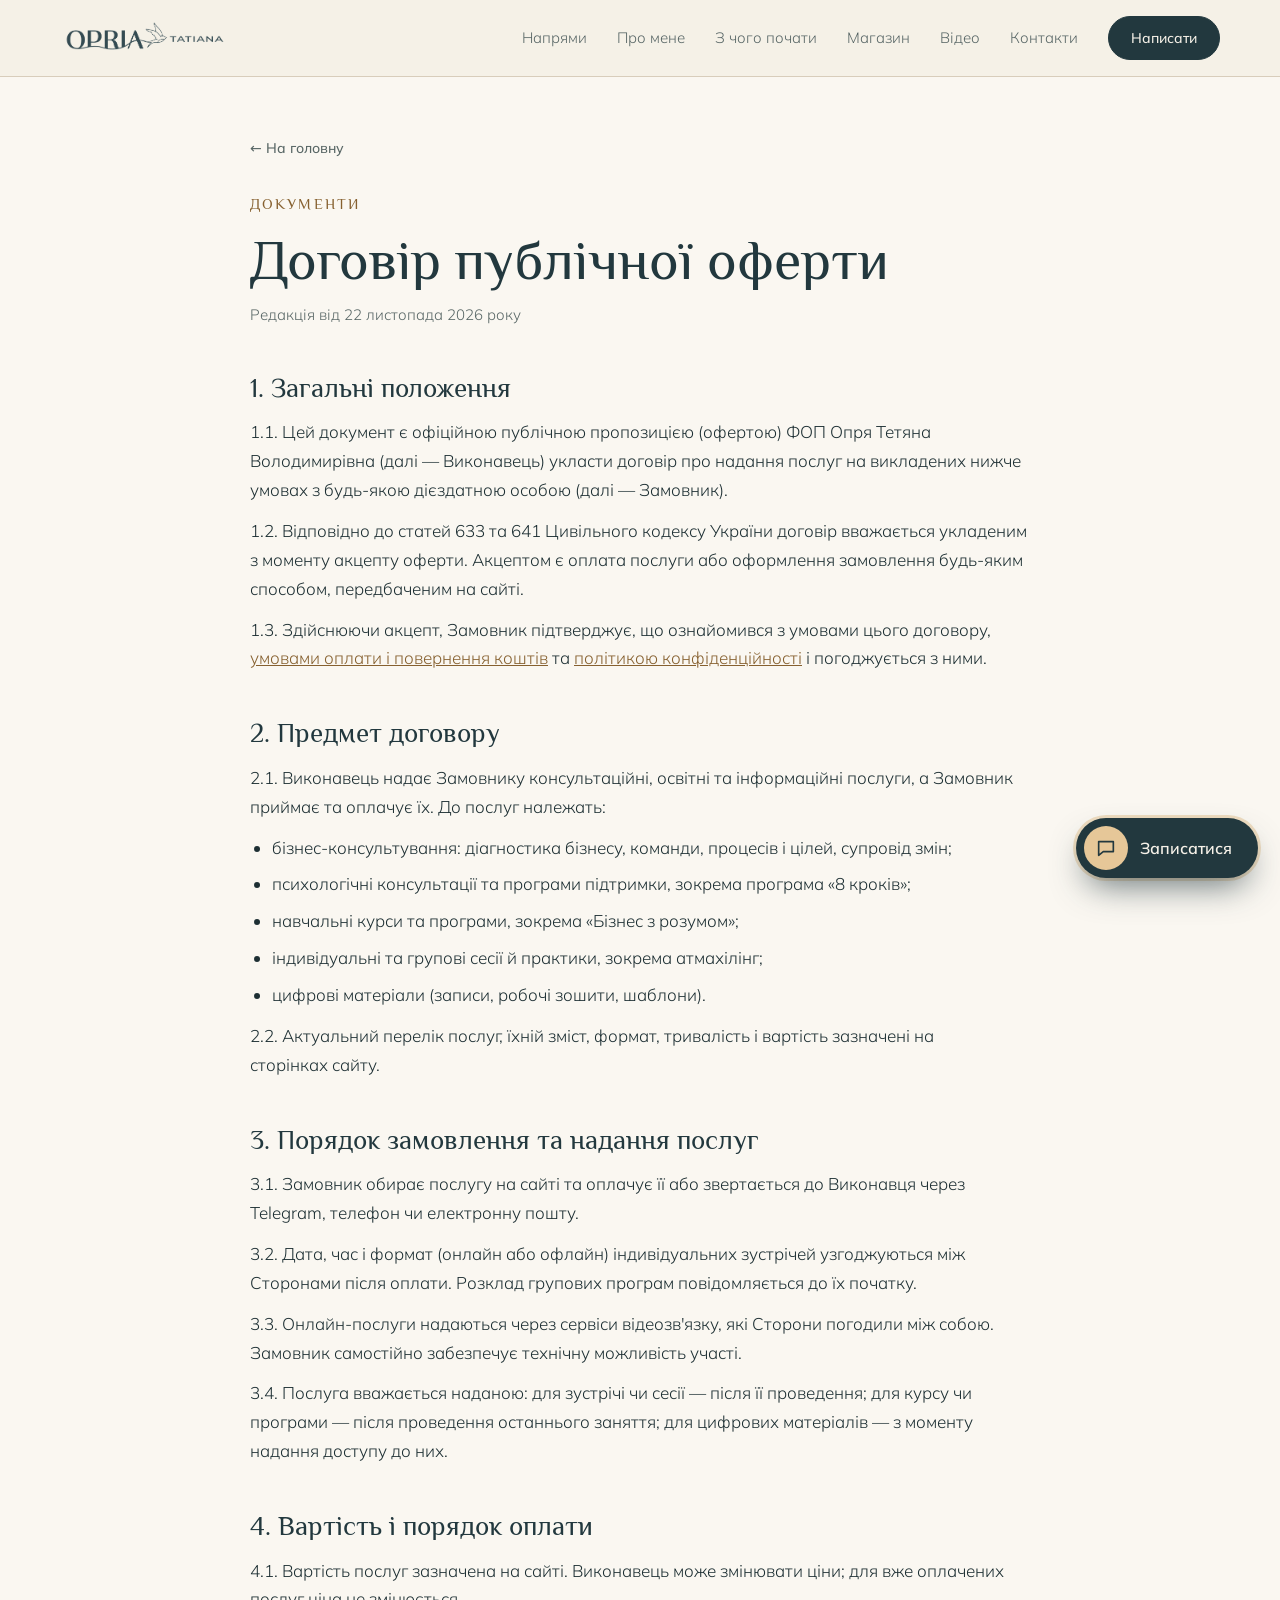
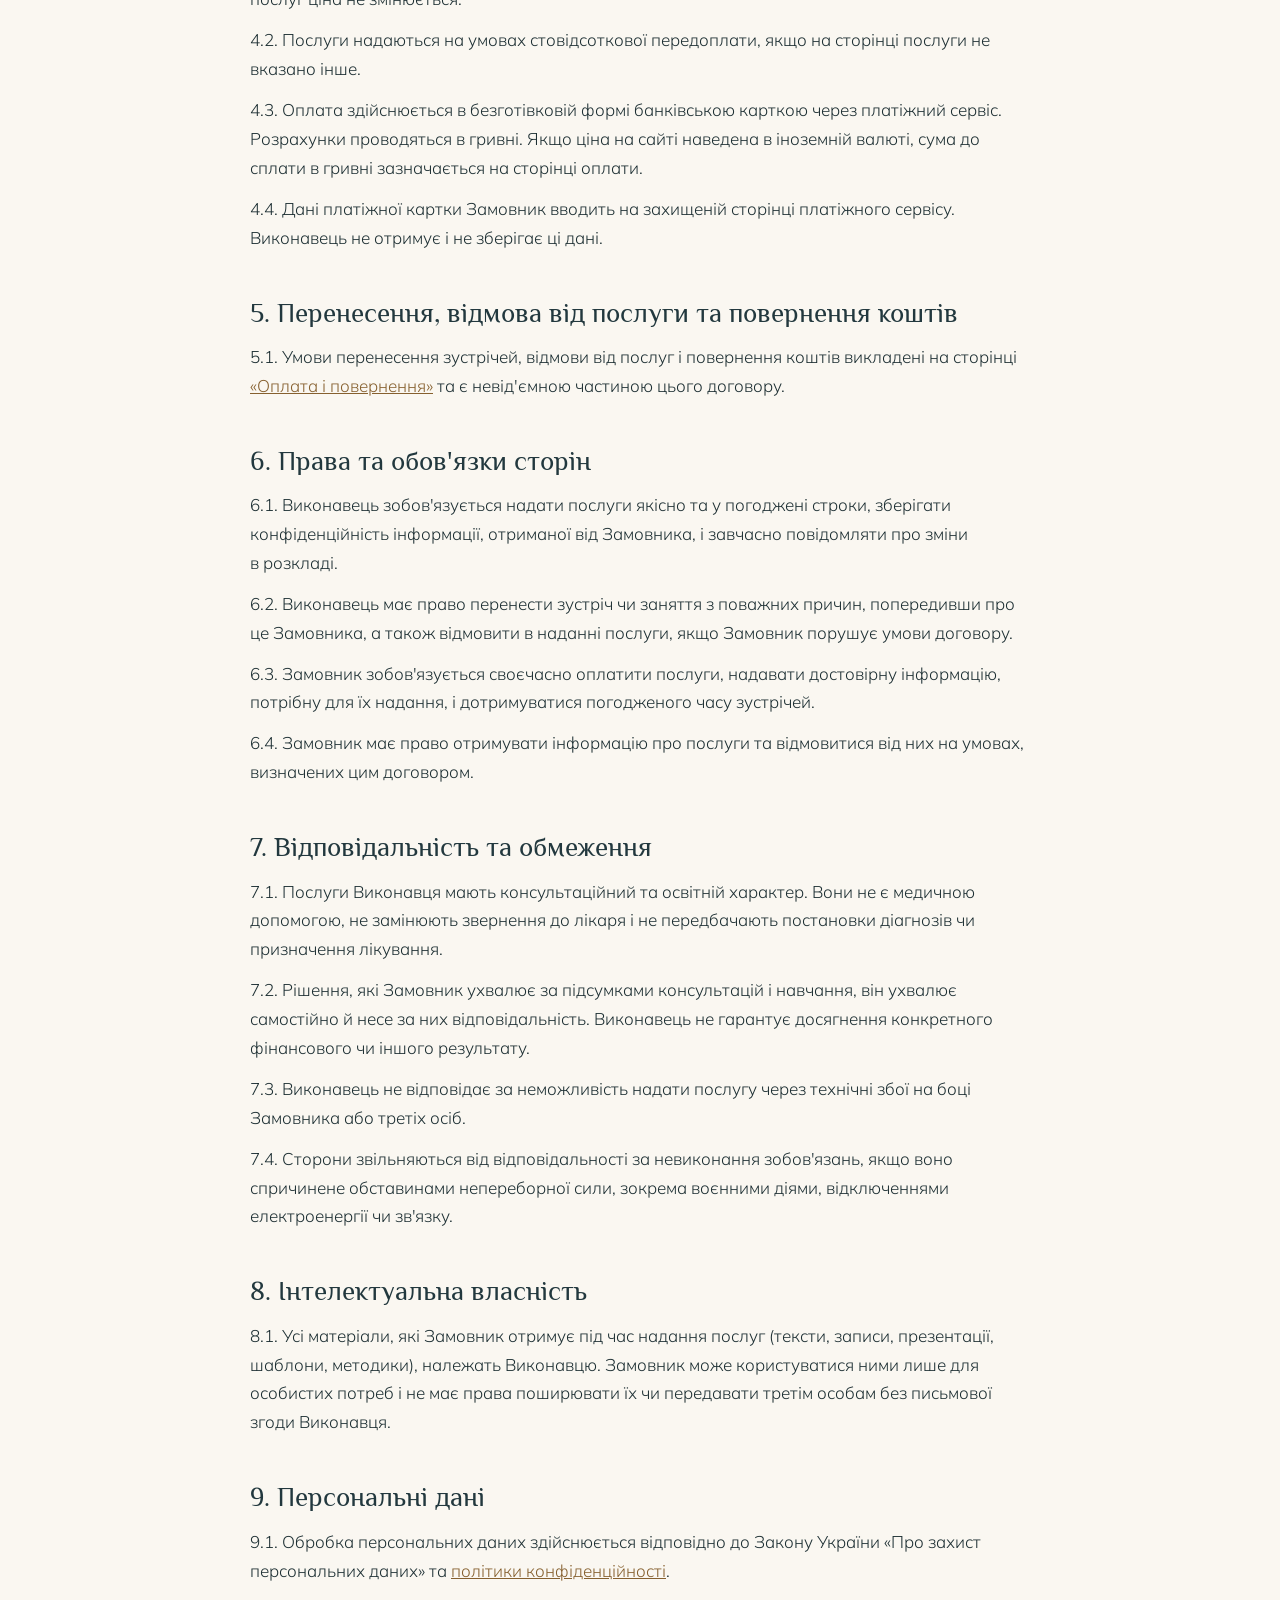
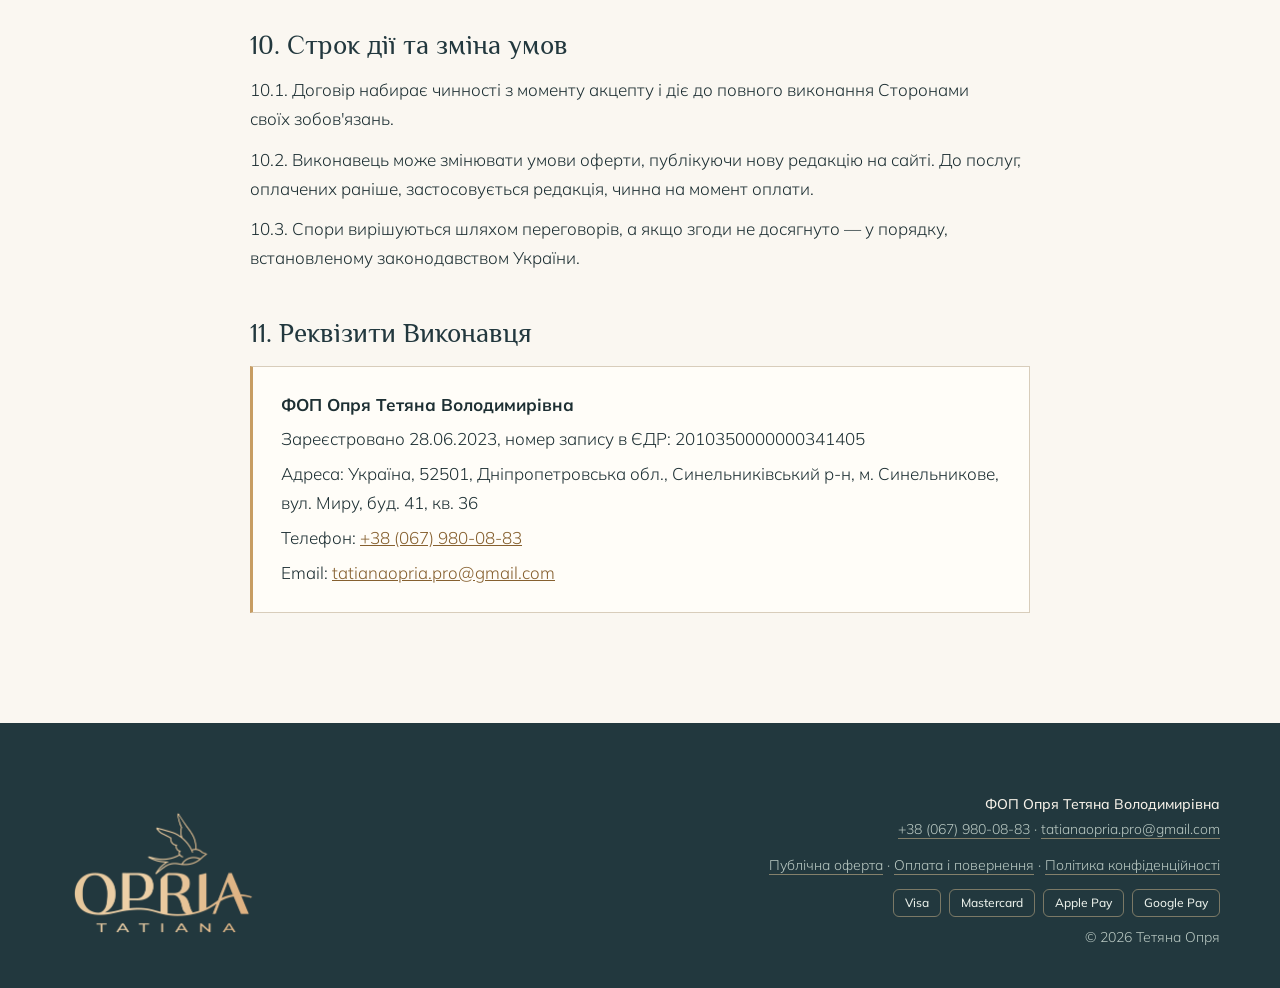
<file: oferta.html>
<!doctype html>
<html lang="uk">
<head>
<meta charset="utf-8">
<meta name="viewport" content="width=device-width, initial-scale=1, viewport-fit=cover">
<title>Договір публічної оферти — Тетяна Опря</title>
<meta name="description" content="Публічна оферта ФОП Опря Тетяна Володимирівна на надання консультаційних та освітніх послуг.">
<meta name="robots" content="index,follow,max-image-preview:large">
<meta name="theme-color" content="#22383e">
<link rel="canonical" href="https://tatianaopria.com/oferta.html">
<meta property="og:type" content="website">
<meta property="og:site_name" content="Тетяна Опря">
<meta property="og:locale" content="uk_UA">
<meta property="og:url" content="https://tatianaopria.com/oferta.html">
<meta property="og:title" content="Договір публічної оферти — Тетяна Опря">
<meta property="og:description" content="Публічна оферта ФОП Опря Тетяна Володимирівна на надання консультаційних та освітніх послуг.">
<meta property="og:image" content="https://tatianaopria.com/img/og.jpg">
<meta name="twitter:card" content="summary_large_image">
<link rel="icon" type="image/png" href="img/bird.png">
<link rel="apple-touch-icon" href="img/bird.png">
<link rel="preconnect" href="https://fonts.googleapis.com">
<link rel="preconnect" href="https://fonts.gstatic.com" crossorigin>
<link href="https://fonts.googleapis.com/css2?family=Philosopher:ital,wght@0,400;0,700;1,400&family=Mulish:wght@300;400;500;600&display=swap" rel="stylesheet">
<link rel="stylesheet" href="site.css?v=20261127a">
</head>
<body>
<a class="skip" href="#main">Перейти до змісту</a>
<header>
  <div class="wrap bar">
    <a class="logo" href="index.html" aria-label="Тетяна Опря — на головну"><img src="img/logo-teal.png" alt="OPRIA Tatiana" width="842" height="199"></a>
    <button class="burger" aria-label="Меню" aria-expanded="false" aria-controls="menu"><i></i><i></i><i></i></button>
    <nav id="menu" aria-label="Основне меню">
      <a href="index.html#napriamy">Напрями</a>
      <a href="index.html#pro-mene">Про мене</a>
      <a href="index.html#start">З чого почати</a>
      <a href="index.html#magazyn">Магазин</a>
      <a href="index.html#video">Відео</a>
      <a href="index.html#kontakty">Контакти</a>
      <a class="btn" href="https://t.me/tatianaopria_pro" target="_blank" rel="noopener">Написати</a>
    </nav>
  </div>
</header>
<main id="main">
  <section class="doc">
    <div class="wrap">
      <a class="back" href="index.html">← На головну</a>
      <p class="cap">Документи</p>
      <h1>Договір публічної оферти</h1>
      <p class="upd">Редакція від 22 листопада 2026 року</p>

      <h2>1. Загальні положення</h2>
      <p>1.1. Цей документ є офіційною публічною пропозицією (офертою) ФОП Опря Тетяна Володимирівна (далі — Виконавець) укласти договір про надання послуг на викладених нижче умовах з будь-якою дієздатною особою (далі — Замовник).</p>
      <p>1.2. Відповідно до статей 633 та 641 Цивільного кодексу України договір вважається укладеним з моменту акцепту оферти. Акцептом є оплата послуги або оформлення замовлення будь-яким способом, передбаченим на сайті.</p>
      <p>1.3. Здійснюючи акцепт, Замовник підтверджує, що ознайомився з умовами цього договору, <a href="oplata.html">умовами оплати і повернення коштів</a> та <a href="polityka.html">політикою конфіденційності</a> і погоджується з ними.</p>

      <h2>2. Предмет договору</h2>
      <p>2.1. Виконавець надає Замовнику консультаційні, освітні та інформаційні послуги, а Замовник приймає та оплачує їх. До послуг належать:</p>
      <ul>
        <li>бізнес-консультування: діагностика бізнесу, команди, процесів і цілей, супровід змін;</li>
        <li>психологічні консультації та програми підтримки, зокрема програма «8 кроків»;</li>
        <li>навчальні курси та програми, зокрема «Бізнес з розумом»;</li>
        <li>індивідуальні та групові сесії й практики, зокрема атмахілінг;</li>
        <li>цифрові матеріали (записи, робочі зошити, шаблони).</li>
      </ul>
      <p>2.2. Актуальний перелік послуг, їхній зміст, формат, тривалість і вартість зазначені на сторінках сайту.</p>

      <h2>3. Порядок замовлення та надання послуг</h2>
      <p>3.1. Замовник обирає послугу на сайті та оплачує її або звертається до Виконавця через Telegram, телефон чи електронну пошту.</p>
      <p>3.2. Дата, час і формат (онлайн або офлайн) індивідуальних зустрічей узгоджуються між Сторонами після оплати. Розклад групових програм повідомляється до їх початку.</p>
      <p>3.3. Онлайн-послуги надаються через сервіси відеозв'язку, які Сторони погодили між собою. Замовник самостійно забезпечує технічну можливість участі.</p>
      <p>3.4. Послуга вважається наданою: для зустрічі чи сесії — після її проведення; для курсу чи програми — після проведення останнього заняття; для цифрових матеріалів — з моменту надання доступу до них.</p>

      <h2>4. Вартість і порядок оплати</h2>
      <p>4.1. Вартість послуг зазначена на сайті. Виконавець може змінювати ціни; для вже оплачених послуг ціна не змінюється.</p>
      <p>4.2. Послуги надаються на умовах стовідсоткової передоплати, якщо на сторінці послуги не вказано інше.</p>
      <p>4.3. Оплата здійснюється в безготівковій формі банківською карткою через платіжний сервіс. Розрахунки проводяться в гривні. Якщо ціна на сайті наведена в іноземній валюті, сума до сплати в гривні зазначається на сторінці оплати.</p>
      <p>4.4. Дані платіжної картки Замовник вводить на захищеній сторінці платіжного сервісу. Виконавець не отримує і не зберігає ці дані.</p>

      <h2>5. Перенесення, відмова від послуги та повернення коштів</h2>
      <p>5.1. Умови перенесення зустрічей, відмови від послуг і повернення коштів викладені на сторінці <a href="oplata.html">«Оплата і повернення»</a> та є невід'ємною частиною цього договору.</p>

      <h2>6. Права та обов'язки сторін</h2>
      <p>6.1. Виконавець зобов'язується надати послуги якісно та у погоджені строки, зберігати конфіденційність інформації, отриманої від Замовника, і завчасно повідомляти про зміни в розкладі.</p>
      <p>6.2. Виконавець має право перенести зустріч чи заняття з поважних причин, попередивши про це Замовника, а також відмовити в наданні послуги, якщо Замовник порушує умови договору.</p>
      <p>6.3. Замовник зобов'язується своєчасно оплатити послуги, надавати достовірну інформацію, потрібну для їх надання, і дотримуватися погодженого часу зустрічей.</p>
      <p>6.4. Замовник має право отримувати інформацію про послуги та відмовитися від них на умовах, визначених цим договором.</p>

      <h2>7. Відповідальність та обмеження</h2>
      <p>7.1. Послуги Виконавця мають консультаційний та освітній характер. Вони не є медичною допомогою, не замінюють звернення до лікаря і не передбачають постановки діагнозів чи призначення лікування.</p>
      <p>7.2. Рішення, які Замовник ухвалює за підсумками консультацій і навчання, він ухвалює самостійно й несе за них відповідальність. Виконавець не гарантує досягнення конкретного фінансового чи іншого результату.</p>
      <p>7.3. Виконавець не відповідає за неможливість надати послугу через технічні збої на боці Замовника або третіх осіб.</p>
      <p>7.4. Сторони звільняються від відповідальності за невиконання зобов'язань, якщо воно спричинене обставинами непереборної сили, зокрема воєнними діями, відключеннями електроенергії чи зв'язку.</p>

      <h2>8. Інтелектуальна власність</h2>
      <p>8.1. Усі матеріали, які Замовник отримує під час надання послуг (тексти, записи, презентації, шаблони, методики), належать Виконавцю. Замовник може користуватися ними лише для особистих потреб і не має права поширювати їх чи передавати третім особам без письмової згоди Виконавця.</p>

      <h2>9. Персональні дані</h2>
      <p>9.1. Обробка персональних даних здійснюється відповідно до Закону України «Про захист персональних даних» та <a href="polityka.html">політики конфіденційності</a>.</p>

      <h2>10. Строк дії та зміна умов</h2>
      <p>10.1. Договір набирає чинності з моменту акцепту і діє до повного виконання Сторонами своїх зобов'язань.</p>
      <p>10.2. Виконавець може змінювати умови оферти, публікуючи нову редакцію на сайті. До послуг, оплачених раніше, застосовується редакція, чинна на момент оплати.</p>
      <p>10.3. Спори вирішуються шляхом переговорів, а якщо згоди не досягнуто — у порядку, встановленому законодавством України.</p>

      <h2>11. Реквізити Виконавця</h2>
      <div class="reqs">
        <p><b>ФОП Опря Тетяна Володимирівна</b></p>
        <p>Зареєстровано 28.06.2023, номер запису в ЄДР: 2010350000000341405</p>
        <p>Адреса: Україна, 52501, Дніпропетровська обл., Синельниківський р-н, м. Синельникове, вул. Миру, буд. 41, кв. 36</p>
        <p>Телефон: <a href="tel:+380679800883">+38 (067) 980-08-83</a></p>
        <p>Email: <a href="mailto:tatianaopria.pro@gmail.com">tatianaopria.pro@gmail.com</a></p>
      </div>
    </div>
  </section>
</main>
<footer>
  <div class="wrap">
    <img class="flogo" src="img/logo-main-gold.png" alt="OPRIA Tatiana" width="843" height="596" loading="lazy">
    <div class="req">
      <b>ФОП Опря Тетяна Володимирівна</b>
      <span><a href="tel:+380679800883">+38 (067) 980-08-83</a> · <a href="mailto:tatianaopria.pro@gmail.com">tatianaopria.pro@gmail.com</a></span>
      <span class="flinks"><a href="oferta.html">Публічна оферта</a> · <a href="oplata.html">Оплата і повернення</a> · <a href="polityka.html">Політика конфіденційності</a></span>
      <span class="pay" aria-label="Способи оплати"><i>Visa</i><i>Mastercard</i><i>Apple Pay</i><i>Google Pay</i></span>
      <span>© 2026 Тетяна Опря</span>
    </div>
  </div>
</footer>
<script src="site.js?v=20261127a" defer></script>
<script src="widget.js?v=20261127a" defer></script>
<script defer src="https://static.cloudflareinsights.com/beacon.min.js" data-cf-beacon='{"token": "058ef345783e4ae2a2dd503a964ea49f"}'></script>
</body>
</html>
</file>
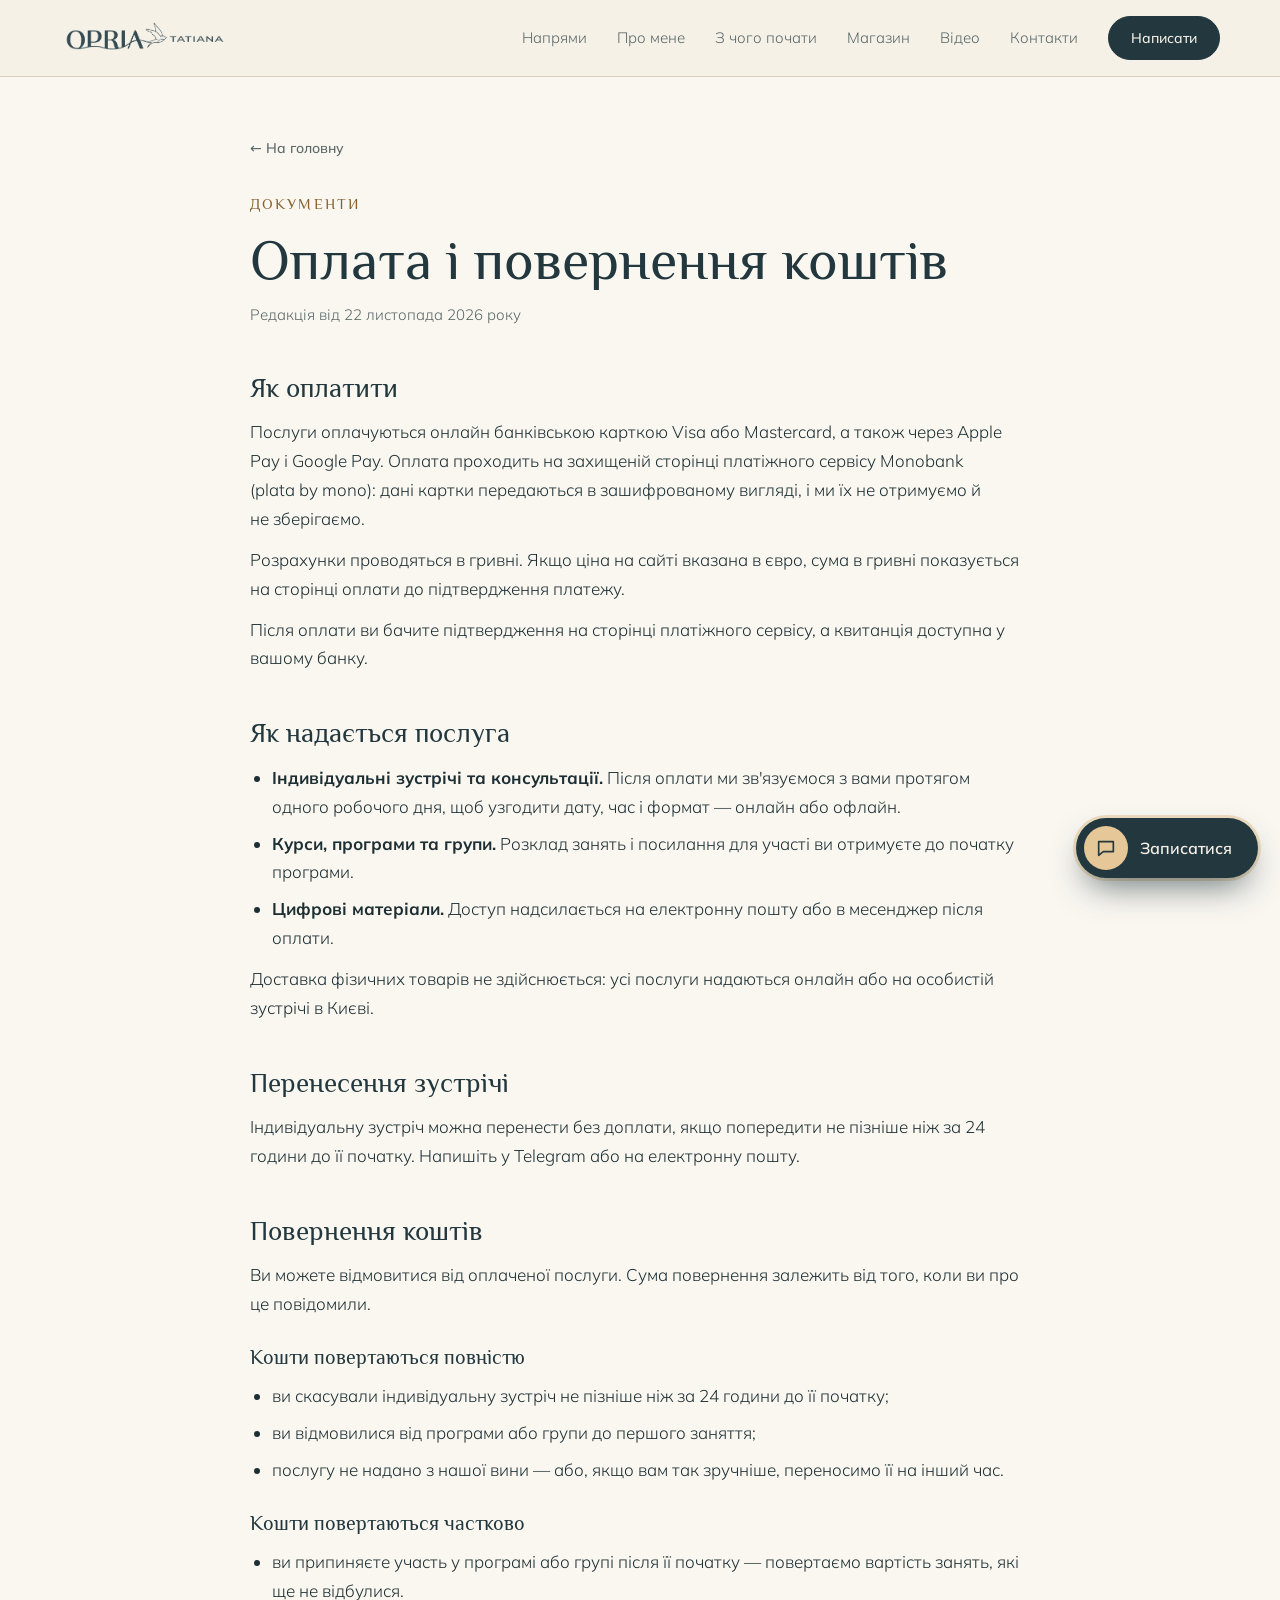
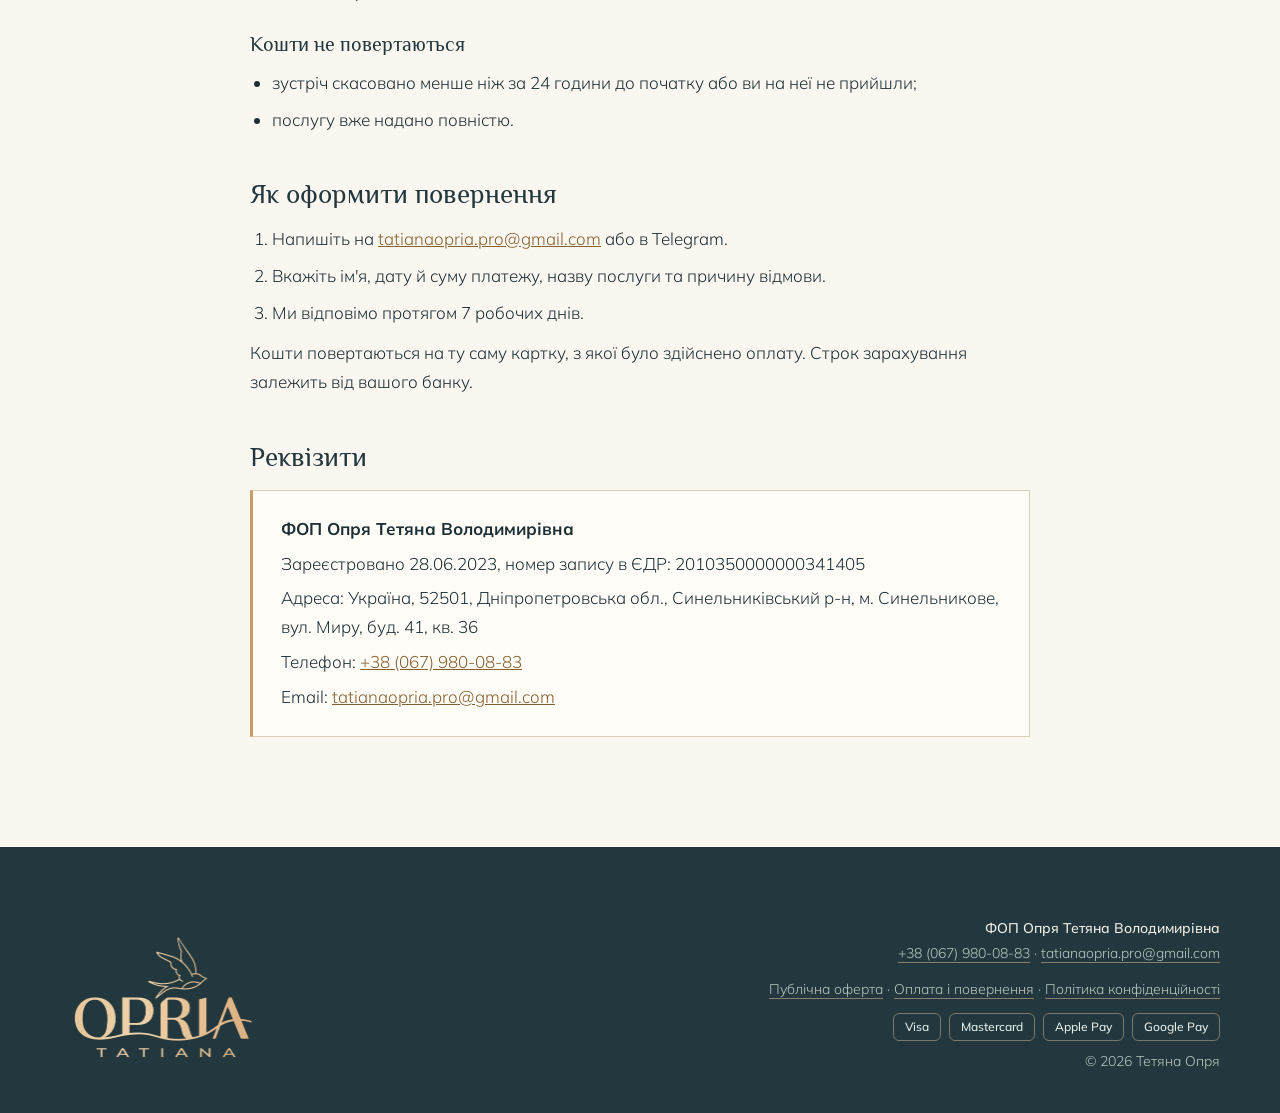
<file: oplata.html>
<!doctype html>
<html lang="uk">
<head>
<meta charset="utf-8">
<meta name="viewport" content="width=device-width, initial-scale=1, viewport-fit=cover">
<title>Оплата і повернення коштів — Тетяна Опря</title>
<meta name="description" content="Як оплатити послуги, як вони надаються, умови перенесення зустрічей і повернення коштів.">
<meta name="robots" content="index,follow,max-image-preview:large">
<meta name="theme-color" content="#22383e">
<link rel="canonical" href="https://tatianaopria.com/oplata.html">
<meta property="og:type" content="website">
<meta property="og:site_name" content="Тетяна Опря">
<meta property="og:locale" content="uk_UA">
<meta property="og:url" content="https://tatianaopria.com/oplata.html">
<meta property="og:title" content="Оплата і повернення коштів — Тетяна Опря">
<meta property="og:description" content="Як оплатити послуги, як вони надаються, умови перенесення зустрічей і повернення коштів.">
<meta property="og:image" content="https://tatianaopria.com/img/og.jpg">
<meta name="twitter:card" content="summary_large_image">
<link rel="icon" type="image/png" href="img/bird.png">
<link rel="apple-touch-icon" href="img/bird.png">
<link rel="preconnect" href="https://fonts.googleapis.com">
<link rel="preconnect" href="https://fonts.gstatic.com" crossorigin>
<link href="https://fonts.googleapis.com/css2?family=Philosopher:ital,wght@0,400;0,700;1,400&family=Mulish:wght@300;400;500;600&display=swap" rel="stylesheet">
<link rel="stylesheet" href="site.css?v=20261127a">
</head>
<body>
<a class="skip" href="#main">Перейти до змісту</a>
<header>
  <div class="wrap bar">
    <a class="logo" href="index.html" aria-label="Тетяна Опря — на головну"><img src="img/logo-teal.png" alt="OPRIA Tatiana" width="842" height="199"></a>
    <button class="burger" aria-label="Меню" aria-expanded="false" aria-controls="menu"><i></i><i></i><i></i></button>
    <nav id="menu" aria-label="Основне меню">
      <a href="index.html#napriamy">Напрями</a>
      <a href="index.html#pro-mene">Про мене</a>
      <a href="index.html#start">З чого почати</a>
      <a href="index.html#magazyn">Магазин</a>
      <a href="index.html#video">Відео</a>
      <a href="index.html#kontakty">Контакти</a>
      <a class="btn" href="https://t.me/tatianaopria_pro" target="_blank" rel="noopener">Написати</a>
    </nav>
  </div>
</header>
<main id="main">
  <section class="doc">
    <div class="wrap">
      <a class="back" href="index.html">← На головну</a>
      <p class="cap">Документи</p>
      <h1>Оплата і повернення коштів</h1>
      <p class="upd">Редакція від 22 листопада 2026 року</p>

      <p class="paid-ok" id="paid-ok" role="status" hidden>Дякую! Якщо оплата пройшла успішно, я зв'яжуся з вами протягом одного робочого дня, щоб узгодити час зустрічі.</p>
      <h2>Як оплатити</h2>
      <p>Послуги оплачуються онлайн банківською карткою Visa або Mastercard, а також через Apple Pay і Google Pay. Оплата проходить на захищеній сторінці платіжного сервісу Monobank (plata by mono): дані картки передаються в зашифрованому вигляді, і ми їх не отримуємо й не зберігаємо.</p>
      <p>Розрахунки проводяться в гривні. Якщо ціна на сайті вказана в євро, сума в гривні показується на сторінці оплати до підтвердження платежу.</p>
      <p>Після оплати ви бачите підтвердження на сторінці платіжного сервісу, а квитанція доступна у вашому банку.</p>

      <h2>Як надається послуга</h2>
      <ul>
        <li><b>Індивідуальні зустрічі та консультації.</b> Після оплати ми зв'язуємося з вами протягом одного робочого дня, щоб узгодити дату, час і формат — онлайн або офлайн.</li>
        <li><b>Курси, програми та групи.</b> Розклад занять і посилання для участі ви отримуєте до початку програми.</li>
        <li><b>Цифрові матеріали.</b> Доступ надсилається на електронну пошту або в месенджер після оплати.</li>
      </ul>
      <p>Доставка фізичних товарів не здійснюється: усі послуги надаються онлайн або на особистій зустрічі в Києві.</p>

      <h2>Перенесення зустрічі</h2>
      <p>Індивідуальну зустріч можна перенести без доплати, якщо попередити не пізніше ніж за 24 години до її початку. Напишіть у Telegram або на електронну пошту.</p>

      <h2>Повернення коштів</h2>
      <p>Ви можете відмовитися від оплаченої послуги. Сума повернення залежить від того, коли ви про це повідомили.</p>
      <h3>Кошти повертаються повністю</h3>
      <ul>
        <li>ви скасували індивідуальну зустріч не пізніше ніж за 24 години до її початку;</li>
        <li>ви відмовилися від програми або групи до першого заняття;</li>
        <li>послугу не надано з нашої вини — або, якщо вам так зручніше, переносимо її на інший час.</li>
      </ul>
      <h3>Кошти повертаються частково</h3>
      <ul>
        <li>ви припиняєте участь у програмі або групі після її початку — повертаємо вартість занять, які ще не відбулися.</li>
      </ul>
      <h3>Кошти не повертаються</h3>
      <ul>
        <li>зустріч скасовано менше ніж за 24 години до початку або ви на неї не прийшли;</li>
        <li>послугу вже надано повністю.</li>
      </ul>

      <h2>Як оформити повернення</h2>
      <ol>
        <li>Напишіть на <a href="mailto:tatianaopria.pro@gmail.com">tatianaopria.pro@gmail.com</a> або в Telegram.</li>
        <li>Вкажіть ім'я, дату й суму платежу, назву послуги та причину відмови.</li>
        <li>Ми відповімо протягом 7 робочих днів.</li>
      </ol>
      <p>Кошти повертаються на ту саму картку, з якої було здійснено оплату. Строк зарахування залежить від вашого банку.</p>

      <h2>Реквізити</h2>
      <div class="reqs">
        <p><b>ФОП Опря Тетяна Володимирівна</b></p>
        <p>Зареєстровано 28.06.2023, номер запису в ЄДР: 2010350000000341405</p>
        <p>Адреса: Україна, 52501, Дніпропетровська обл., Синельниківський р-н, м. Синельникове, вул. Миру, буд. 41, кв. 36</p>
        <p>Телефон: <a href="tel:+380679800883">+38 (067) 980-08-83</a></p>
        <p>Email: <a href="mailto:tatianaopria.pro@gmail.com">tatianaopria.pro@gmail.com</a></p>
      </div>
    </div>
  </section>
</main>
<footer>
  <div class="wrap">
    <img class="flogo" src="img/logo-main-gold.png" alt="OPRIA Tatiana" width="843" height="596" loading="lazy">
    <div class="req">
      <b>ФОП Опря Тетяна Володимирівна</b>
      <span><a href="tel:+380679800883">+38 (067) 980-08-83</a> · <a href="mailto:tatianaopria.pro@gmail.com">tatianaopria.pro@gmail.com</a></span>
      <span class="flinks"><a href="oferta.html">Публічна оферта</a> · <a href="oplata.html">Оплата і повернення</a> · <a href="polityka.html">Політика конфіденційності</a></span>
      <span class="pay" aria-label="Способи оплати"><i>Visa</i><i>Mastercard</i><i>Apple Pay</i><i>Google Pay</i></span>
      <span>© 2026 Тетяна Опря</span>
    </div>
  </div>
</footer>
<script src="site.js?v=20261127a" defer></script>
<script src="widget.js?v=20261127a" defer></script>
<script>if(/[?&]paid=1/.test(location.search)){var p=document.getElementById('paid-ok');p.hidden=false;p.scrollIntoView({block:'center'});}</script>
<script defer src="https://static.cloudflareinsights.com/beacon.min.js" data-cf-beacon='{"token": "058ef345783e4ae2a2dd503a964ea49f"}'></script>
</body>
</html>
</file>
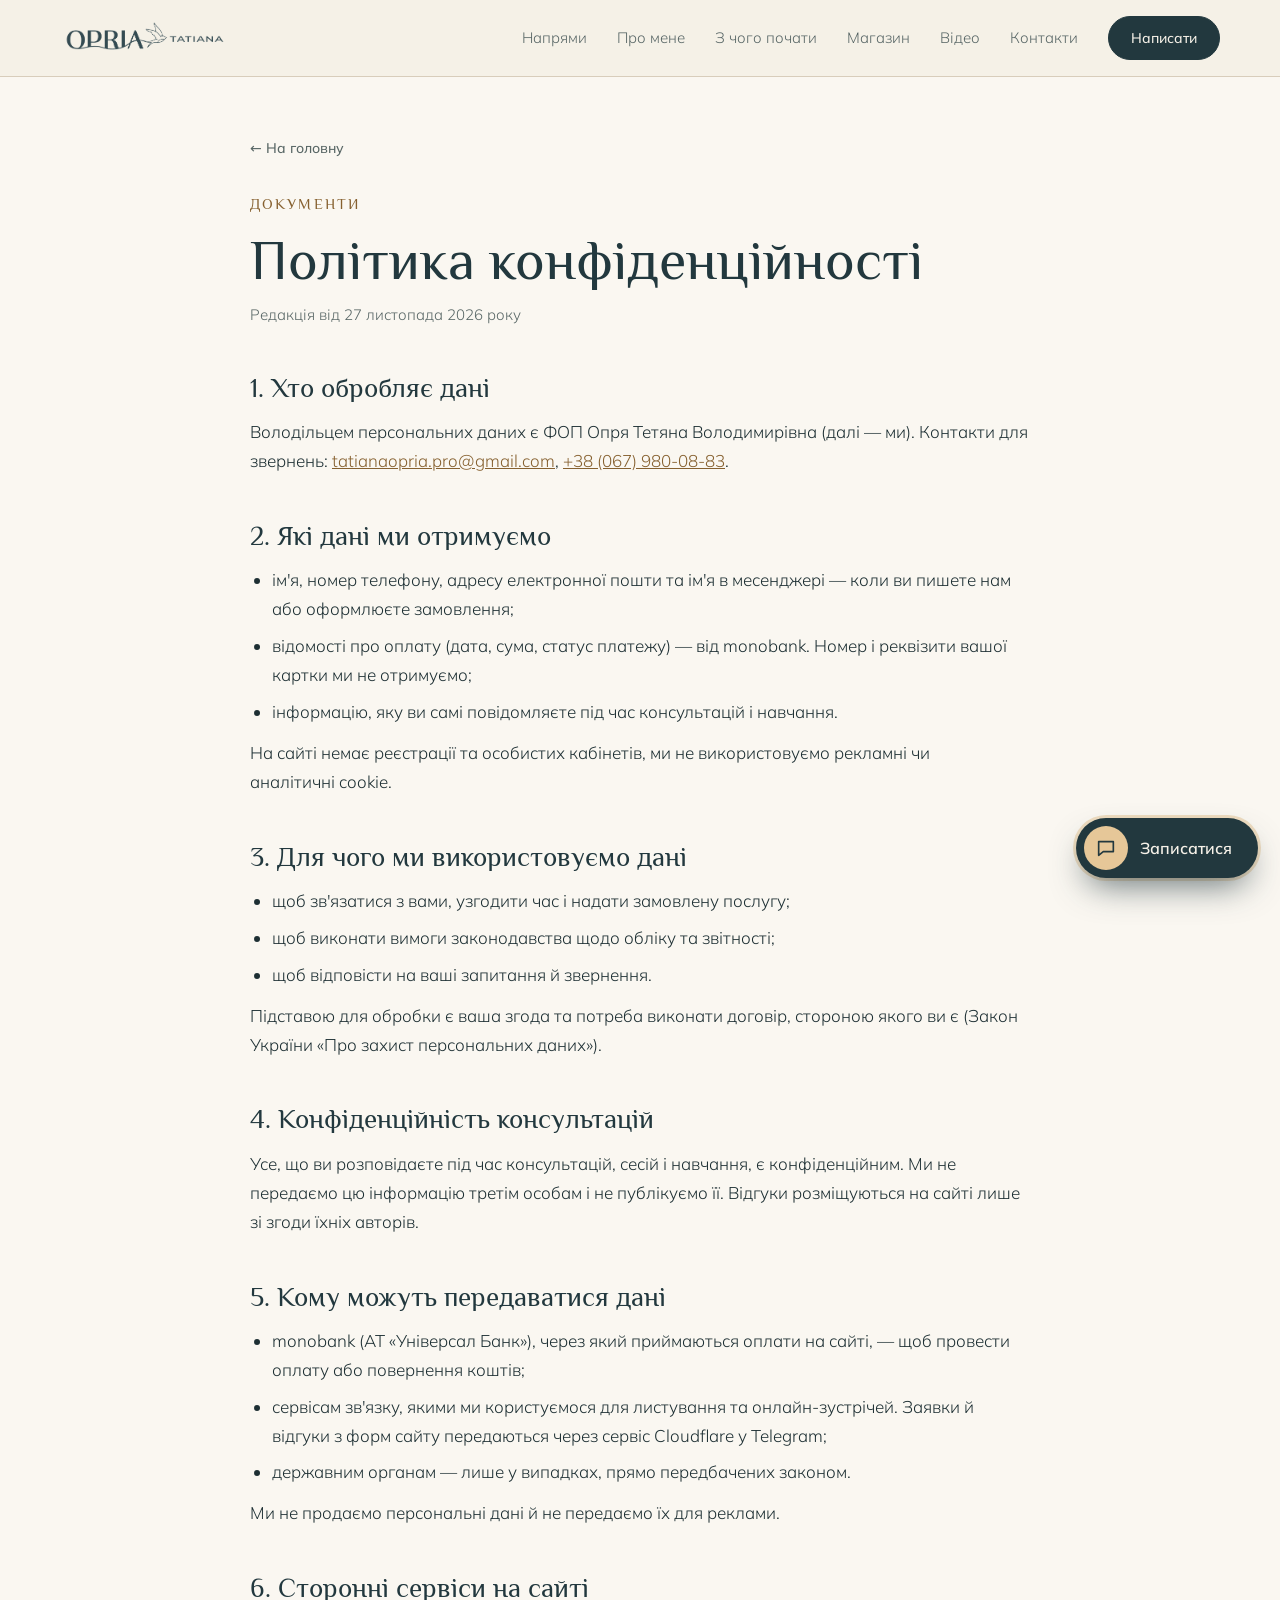
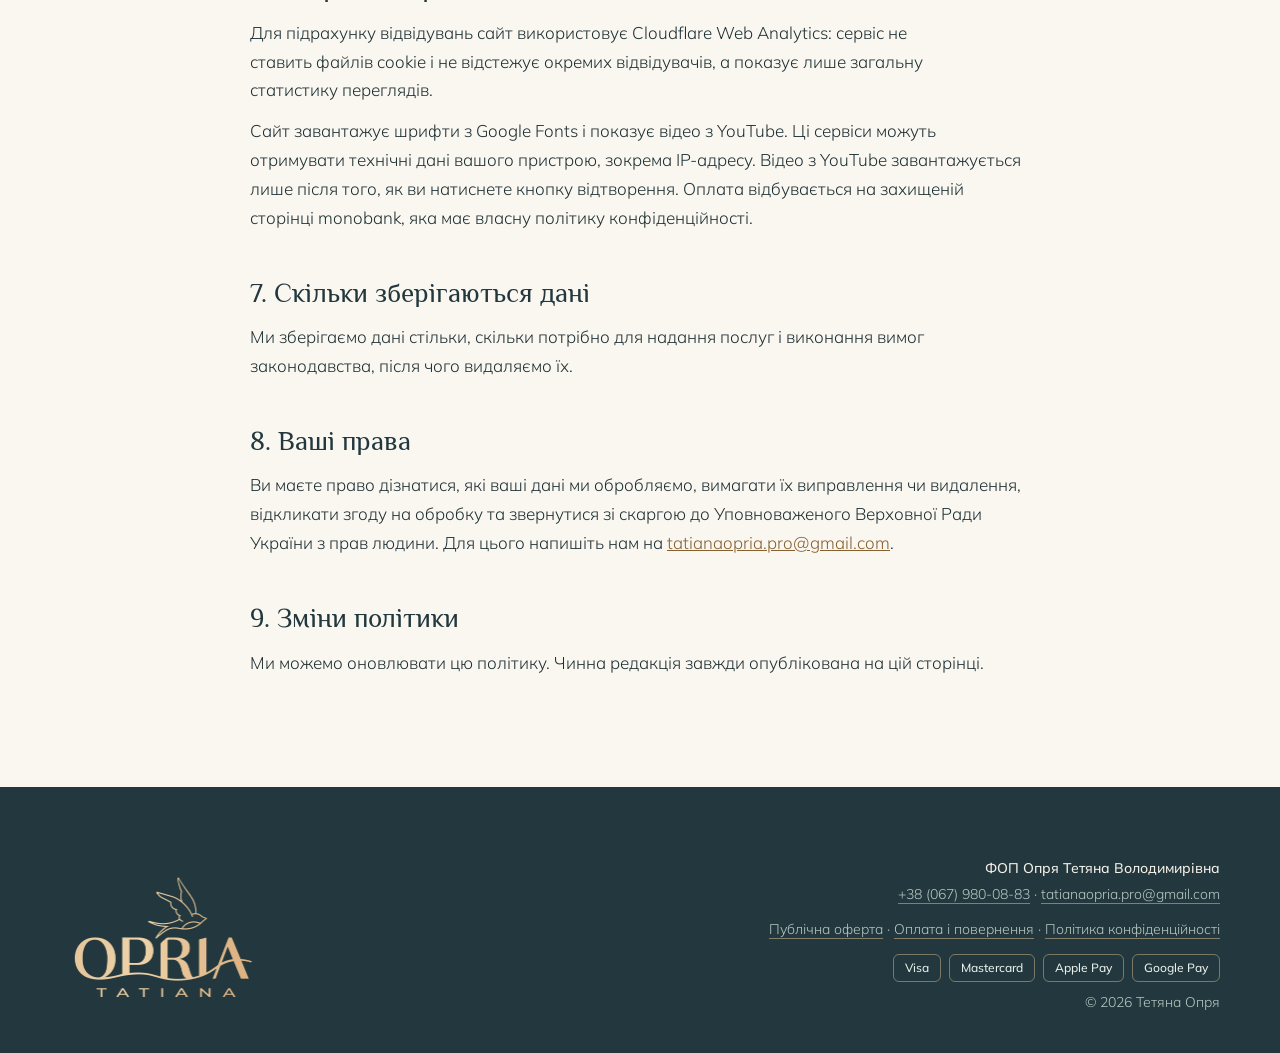
<file: polityka.html>
<!doctype html>
<html lang="uk">
<head>
<meta charset="utf-8">
<meta name="viewport" content="width=device-width, initial-scale=1, viewport-fit=cover">
<title>Політика конфіденційності — Тетяна Опря</title>
<meta name="description" content="Які персональні дані обробляє ФОП Опря Тетяна Володимирівна, для чого і як їх захищає.">
<meta name="robots" content="index,follow,max-image-preview:large">
<meta name="theme-color" content="#22383e">
<link rel="canonical" href="https://tatianaopria.com/polityka.html">
<meta property="og:type" content="website">
<meta property="og:site_name" content="Тетяна Опря">
<meta property="og:locale" content="uk_UA">
<meta property="og:url" content="https://tatianaopria.com/polityka.html">
<meta property="og:title" content="Політика конфіденційності — Тетяна Опря">
<meta property="og:description" content="Які персональні дані обробляє ФОП Опря Тетяна Володимирівна, для чого і як їх захищає.">
<meta property="og:image" content="https://tatianaopria.com/img/og.jpg">
<meta name="twitter:card" content="summary_large_image">
<link rel="icon" type="image/png" href="img/bird.png">
<link rel="apple-touch-icon" href="img/bird.png">
<link rel="preconnect" href="https://fonts.googleapis.com">
<link rel="preconnect" href="https://fonts.gstatic.com" crossorigin>
<link href="https://fonts.googleapis.com/css2?family=Philosopher:ital,wght@0,400;0,700;1,400&family=Mulish:wght@300;400;500;600&display=swap" rel="stylesheet">
<link rel="stylesheet" href="site.css?v=20261127a">
</head>
<body>
<a class="skip" href="#main">Перейти до змісту</a>
<header>
  <div class="wrap bar">
    <a class="logo" href="index.html" aria-label="Тетяна Опря — на головну"><img src="img/logo-teal.png" alt="OPRIA Tatiana" width="842" height="199"></a>
    <button class="burger" aria-label="Меню" aria-expanded="false" aria-controls="menu"><i></i><i></i><i></i></button>
    <nav id="menu" aria-label="Основне меню">
      <a href="index.html#napriamy">Напрями</a>
      <a href="index.html#pro-mene">Про мене</a>
      <a href="index.html#start">З чого почати</a>
      <a href="index.html#magazyn">Магазин</a>
      <a href="index.html#video">Відео</a>
      <a href="index.html#kontakty">Контакти</a>
      <a class="btn" href="https://t.me/tatianaopria_pro" target="_blank" rel="noopener">Написати</a>
    </nav>
  </div>
</header>
<main id="main">
  <section class="doc">
    <div class="wrap">
      <a class="back" href="index.html">← На головну</a>
      <p class="cap">Документи</p>
      <h1>Політика конфіденційності</h1>
      <p class="upd">Редакція від 27 листопада 2026 року</p>

      <h2>1. Хто обробляє дані</h2>
      <p>Володільцем персональних даних є ФОП Опря Тетяна Володимирівна (далі — ми). Контакти для звернень: <a href="mailto:tatianaopria.pro@gmail.com">tatianaopria.pro@gmail.com</a>, <a href="tel:+380679800883">+38 (067) 980-08-83</a>.</p>

      <h2>2. Які дані ми отримуємо</h2>
      <ul>
        <li>ім'я, номер телефону, адресу електронної пошти та ім'я в месенджері — коли ви пишете нам або оформлюєте замовлення;</li>
        <li>відомості про оплату (дата, сума, статус платежу) — від monobank. Номер і реквізити вашої картки ми не отримуємо;</li>
        <li>інформацію, яку ви самі повідомляєте під час консультацій і навчання.</li>
      </ul>
      <p>На сайті немає реєстрації та особистих кабінетів, ми не використовуємо рекламні чи аналітичні cookie.</p>

      <h2>3. Для чого ми використовуємо дані</h2>
      <ul>
        <li>щоб зв'язатися з вами, узгодити час і надати замовлену послугу;</li>
        <li>щоб виконати вимоги законодавства щодо обліку та звітності;</li>
        <li>щоб відповісти на ваші запитання й звернення.</li>
      </ul>
      <p>Підставою для обробки є ваша згода та потреба виконати договір, стороною якого ви є (Закон України «Про захист персональних даних»).</p>

      <h2>4. Конфіденційність консультацій</h2>
      <p>Усе, що ви розповідаєте під час консультацій, сесій і навчання, є конфіденційним. Ми не передаємо цю інформацію третім особам і не публікуємо її. Відгуки розміщуються на сайті лише зі згоди їхніх авторів.</p>

      <h2>5. Кому можуть передаватися дані</h2>
      <ul>
        <li>monobank (АТ «Універсал Банк»), через який приймаються оплати на сайті, — щоб провести оплату або повернення коштів;</li>
        <li>сервісам зв'язку, якими ми користуємося для листування та онлайн-зустрічей. Заявки й відгуки з форм сайту передаються через сервіс Cloudflare у Telegram;</li>
        <li>державним органам — лише у випадках, прямо передбачених законом.</li>
      </ul>
      <p>Ми не продаємо персональні дані й не передаємо їх для реклами.</p>

      <h2>6. Сторонні сервіси на сайті</h2>
      <p>Для підрахунку відвідувань сайт використовує Cloudflare Web Analytics: сервіс не ставить файлів cookie і не відстежує окремих відвідувачів, а показує лише загальну статистику переглядів.</p>
      <p>Сайт завантажує шрифти з Google Fonts і показує відео з YouTube. Ці сервіси можуть отримувати технічні дані вашого пристрою, зокрема IP-адресу. Відео з YouTube завантажується лише після того, як ви натиснете кнопку відтворення. Оплата відбувається на захищеній сторінці monobank, яка має власну політику конфіденційності.</p>

      <h2>7. Скільки зберігаються дані</h2>
      <p>Ми зберігаємо дані стільки, скільки потрібно для надання послуг і виконання вимог законодавства, після чого видаляємо їх.</p>

      <h2>8. Ваші права</h2>
      <p>Ви маєте право дізнатися, які ваші дані ми обробляємо, вимагати їх виправлення чи видалення, відкликати згоду на обробку та звернутися зі скаргою до Уповноваженого Верховної Ради України з прав людини. Для цього напишіть нам на <a href="mailto:tatianaopria.pro@gmail.com">tatianaopria.pro@gmail.com</a>.</p>

      <h2>9. Зміни політики</h2>
      <p>Ми можемо оновлювати цю політику. Чинна редакція завжди опублікована на цій сторінці.</p>
    </div>
  </section>
</main>
<footer>
  <div class="wrap">
    <img class="flogo" src="img/logo-main-gold.png" alt="OPRIA Tatiana" width="843" height="596" loading="lazy">
    <div class="req">
      <b>ФОП Опря Тетяна Володимирівна</b>
      <span><a href="tel:+380679800883">+38 (067) 980-08-83</a> · <a href="mailto:tatianaopria.pro@gmail.com">tatianaopria.pro@gmail.com</a></span>
      <span class="flinks"><a href="oferta.html">Публічна оферта</a> · <a href="oplata.html">Оплата і повернення</a> · <a href="polityka.html">Політика конфіденційності</a></span>
      <span class="pay" aria-label="Способи оплати"><i>Visa</i><i>Mastercard</i><i>Apple Pay</i><i>Google Pay</i></span>
      <span>© 2026 Тетяна Опря</span>
    </div>
  </div>
</footer>
<script src="site.js?v=20261127a" defer></script>
<script src="widget.js?v=20261127a" defer></script>
<script defer src="https://static.cloudflareinsights.com/beacon.min.js" data-cf-beacon='{"token": "058ef345783e4ae2a2dd503a964ea49f"}'></script>
</body>
</html>
</file>
<file: site.css>
:root{
    --paper:#faf7f1;
    --sand:#eae1d2;
    --ink:#1d2f33;
    --teal:#2f4a52;
    --teal-d:#22383e;
    --gold:#c79d63;      /* золото логотипа — для ліній і тексту на темному */
    --gold-d:#86602f;    /* золото для тексту на світлому */
    --gold-l:#e6c798;
    --muted:#586665;
    --line:#d8cdbb;
    --serif:"Philosopher","Times New Roman",serif;
    --round:"Philosopher","Times New Roman",serif;
    --sans:"Mulish",system-ui,sans-serif;
    --wrap:1240px;
    --pad:40px;
    color-scheme:light;
  }
  *{box-sizing:border-box;margin:0;padding:0}
  html{scroll-behavior:smooth;-webkit-text-size-adjust:100%;scroll-padding-top:84px}
  body{background:var(--paper);color:var(--ink);font:300 17px/1.7 var(--sans);-webkit-font-smoothing:antialiased;overflow-x:hidden}
  img{display:block;max-width:100%;height:auto}
  a{color:inherit}
  button{font:inherit;color:inherit}
  h1,h2,h3{font-family:var(--serif);font-weight:400;letter-spacing:0;text-wrap:balance}
  p{text-wrap:pretty}
  :focus-visible{outline:2px solid var(--gold-d);outline-offset:3px}
  .dark :focus-visible{outline-color:var(--gold-l)}
  .skip{position:absolute;left:-999px;top:8px;background:var(--teal-d);color:#fff;padding:10px 16px;z-index:200}
  .skip:focus{left:8px}
  .wrap{max-width:var(--wrap);margin:0 auto;padding:0 var(--pad)}

  .cap{font:400 15px/1.5 var(--round);letter-spacing:.14em;text-transform:uppercase;color:var(--gold-d)}
  .dark .cap{color:var(--gold-l)}
  .bird{display:block;width:40px;aspect-ratio:1/1;background:currentColor;-webkit-mask:url(img/bird.png) center/contain no-repeat;mask:url(img/bird.png) center/contain no-repeat}

  .btn{display:inline-flex;align-items:center;justify-content:center;gap:12px;min-height:54px;padding:0 30px;background:var(--teal-d);color:#f6f1e8;text-decoration:none;font:500 15px/1 var(--sans);border:1px solid var(--teal-d);border-radius:100px;cursor:pointer;transition:background .25s,color .25s,border-color .25s}
  .btn:hover{background:var(--teal)}
  .btn .ar{transition:transform .25s}
  .btn:hover .ar{transform:translateX(4px)}
  .btn.gold{background:var(--gold-l);border-color:var(--gold-l);color:var(--teal-d)}
  .btn.gold:hover{background:#f2dcb8}
  .btn.ghost{background:transparent;color:var(--teal-d);border-color:var(--teal-d)}
  .btn.ghost:hover{background:var(--teal-d);color:#f6f1e8}
  .tlink{font:500 15px/1.4 var(--sans);text-decoration:none;border-bottom:1px solid currentColor;padding-bottom:3px;transition:color .2s}
  .tlink:hover{color:var(--gold-d)}
  .dark .tlink:hover{color:var(--gold-l)}

  /* ── шапка ── */
  header{position:sticky;top:0;z-index:60;background:rgba(245,240,231,.92);backdrop-filter:blur(10px);-webkit-backdrop-filter:blur(10px);border-bottom:1px solid var(--line)}
  .bar{display:flex;align-items:center;justify-content:space-between;height:76px;gap:24px}
  .logo img{height:40px;width:auto}
  nav{display:flex;align-items:center;gap:30px;font-size:15px}
  nav a{text-decoration:none;color:var(--muted);transition:color .2s}
  nav a:hover{color:var(--ink)}
  nav .btn{min-height:44px;padding:0 22px;font-size:14px;color:#f6f1e8}
  .burger{display:none;width:46px;height:46px;border:1px solid var(--line);border-radius:50%;background:none;cursor:pointer;position:relative}
  .burger i{position:absolute;left:13px;right:13px;height:1.5px;background:var(--ink);transition:transform .3s,top .3s,opacity .2s}
  .burger i:nth-child(1){top:17px}.burger i:nth-child(2){top:22px}.burger i:nth-child(3){top:27px}
  .burger[aria-expanded="true"] i:nth-child(1){top:22px;transform:rotate(45deg)}
  .burger[aria-expanded="true"] i:nth-child(2){opacity:0}
  .burger[aria-expanded="true"] i:nth-child(3){top:22px;transform:rotate(-45deg)}

  /* ── перший екран ── */
  .hero{position:relative;padding:0 0 30px;overflow:hidden}
  .hero::before{content:"";position:absolute;inset:0;pointer-events:none;background:radial-gradient(38% 46% at 8% 22%,rgba(170,201,195,.5),transparent 72%),radial-gradient(34% 44% at 34% 100%,rgba(230,199,152,.42),transparent 72%)}
  .hero .wrap{position:relative;display:grid;grid-template-columns:1.08fr .92fr;gap:72px;align-items:center}
  .hero-t{padding:60px 0;position:relative;z-index:1}
  .hero h1{font-size:clamp(46px,5.8vw,92px);line-height:1.04;letter-spacing:0;margin:0;color:var(--teal-d)}
  .rot{display:grid;font-weight:700}
  .rot span{grid-area:1/1;opacity:0;transform:translateY(.28em);transition:opacity .7s,transform .7s}
  .rot span.on{opacity:1;transform:none}
  .rot span.out{opacity:0;transform:translateY(-.28em)}
  .lead{font-size:19px;line-height:1.6;max-width:31em;margin-top:34px}
  .acts{display:flex;align-items:center;gap:26px;flex-wrap:wrap;margin-top:40px}
  .hero figure{position:relative;align-self:stretch;min-height:620px;isolation:isolate}
  /* жива пляма Роршаха за фото: три форми перетікають одна в одну */
  .ink{position:absolute;inset:-16% -34% -14% -34%;z-index:-2;-webkit-mask-image:linear-gradient(to bottom,#000 80%,transparent 96%),linear-gradient(to right,transparent 2%,#000 17%);mask-image:linear-gradient(to bottom,#000 80%,transparent 96%),linear-gradient(to right,transparent 2%,#000 17%);-webkit-mask-composite:source-in;mask-composite:intersect;pointer-events:none;opacity:.42;filter:url(#ink);animation:breathe 16s ease-in-out infinite alternate}
  .ink i{position:absolute;inset:0;background:var(--gold);-webkit-mask:var(--m) center/cover no-repeat;mask:var(--m) center/cover no-repeat;opacity:0;animation:morph 42s ease-in-out infinite}
  .ink i:nth-child(1){--m:url(img/ink1.webp)}
  .ink i:nth-child(2){--m:url(img/ink2.webp);animation-delay:-35s}
  .ink i:nth-child(3){--m:url(img/ink3.webp);animation-delay:-28s}
  .ink i:nth-child(4){--m:url(img/ink4.webp);animation-delay:-21s}
  .ink i:nth-child(5){--m:url(img/ink5.webp);animation-delay:-14s}
  .ink i:nth-child(6){--m:url(img/ink6.webp);animation-delay:-7s}
  @keyframes morph{0%{opacity:0}8.33%,16.67%{opacity:1}25%,100%{opacity:0}}
  @keyframes breathe{from{transform:scale(.96) rotate(-1.2deg)}to{transform:scale(1.07) rotate(1.2deg)}}
  .hero figure img{position:absolute;inset:0;width:100%;height:100%;object-fit:cover;object-position:50% 10%}

  /* ── секції ── */
  .sect{padding:120px 0}
  .head{display:grid;grid-template-columns:1fr 1fr;gap:48px;align-items:end;margin-bottom:60px}
  .head h2,.h2{font-size:clamp(36px,4.5vw,64px);line-height:1.06;color:var(--teal-d);margin-top:18px}
  .head > p{color:var(--muted);max-width:29em;justify-self:end}
  .dark{background:var(--teal-d);color:#e9efe9}
  .dark h2,.dark .h2{color:#f6f1e8}
  .dark .head > p{color:#b9c8c2}

  /* ── напрями: редакційний список ── */

  .dirs{display:grid;grid-template-columns:repeat(4,minmax(0,1fr));gap:36px}
  .dir{display:flex;flex-direction:column;text-decoration:none}
  .dir h3{font-size:clamp(24px,2vw,29px);line-height:1.15;color:var(--teal-d);margin-bottom:12px}
  .dir p{color:var(--muted);font-size:15px;line-height:1.6;flex:1}
  .dir .go{display:inline-block;margin:16px 0 22px;font-size:20px;color:var(--gold-d);transition:transform .3s}
  .dir:hover .go{transform:translateX(8px)}
  .dir .im{display:block;overflow:hidden;aspect-ratio:4/3}
  .dir img{width:100%;height:100%;object-fit:cover;transition:transform .9s cubic-bezier(.2,.7,.2,1)}
  .dir:hover img{transform:scale(1.06)}

  /* ── вислів під першим екраном ── */
  .state{padding:96px 0 30px;text-align:center}
  .state .big{font:400 clamp(27px,3.1vw,44px)/1.22 var(--serif);color:var(--teal-d);max-width:21em;margin:18px auto 30px;text-wrap:balance}
  .state .sig b{display:block;font:500 15px/1.5 var(--sans)}
  .state .sig span{font-size:14px;color:var(--muted)}

  /* ── ілюстрації: пагорби, сосни, ластівки; хвилясті краї секцій ── */
  .dark,.certs-sec,.shop-sec{position:relative}
  .edge{position:absolute;left:0;width:100%;height:clamp(18px,3vw,40px);display:block;fill:currentColor;pointer-events:none}
  .edge.top{top:-1px}
  .edge.bot{bottom:-1px;transform:rotate(180deg)}
  #napriamy,#kontakty{padding-bottom:0}
  .scene{position:relative;margin-top:90px;margin-bottom:-2px;z-index:1;height:clamp(230px,32vw,460px);overflow:hidden}
  .scene.low{height:clamp(170px,23vw,330px);margin-top:70px}
  .scene img{display:block;width:100%;height:100%;object-fit:cover;object-position:50% 100%}
  .scene .bird{position:absolute;color:var(--gold-d);animation:glide 9s ease-in-out infinite alternate}
  .scene .b1{left:30%;top:10%;width:46px}
  .scene .b2{left:36%;top:24%;width:26px;animation-delay:-3s;opacity:.8}
  .scene .b3{right:28%;top:16%;width:34px;animation-delay:-6s;transform:scaleX(-1)}
  @keyframes glide{from{translate:0 0}to{translate:26px -14px}}

  /* ── про мене ── */
  .about .wrap{display:grid;grid-template-columns:.92fr 1.08fr;gap:88px;align-items:center}
  .about figure img{width:100%;aspect-ratio:4/5;object-fit:cover;object-position:50% 30%}
  .about .h2{margin-bottom:22px}
  .about p.t{color:#c6d3cd;max-width:34em}
  .creds{list-style:none;margin-top:42px;border-top:1px solid rgba(230,199,152,.28)}
  .creds li{display:flex;justify-content:space-between;gap:20px;padding:15px 0;border-bottom:1px solid rgba(230,199,152,.28);font-size:16px}
  .creds li span:last-child{font:400 14px/1.7 var(--round);letter-spacing:.12em;color:var(--gold-l);text-align:right;text-transform:uppercase}

  /* ── дипломи ── */
  .certs-sec{padding:100px 0 110px;background:var(--sand)}
  .strip{--per:3;display:flex;cursor:grab;gap:20px;overflow-x:auto;scroll-snap-type:x mandatory;scrollbar-width:none;padding:14px 0 4px;outline-offset:6px}
  .strip::-webkit-scrollbar{display:none}
  .strip a{flex:0 0 calc((100% - 20px * (var(--per) - 1)) / var(--per));scroll-snap-align:start;text-decoration:none;display:block}
  .ci{position:relative;display:block;overflow:hidden;background:#fff;border:1px solid var(--line);transition:transform .45s,box-shadow .45s}
  .ci img{width:100%;aspect-ratio:7/5;object-fit:contain;padding:10px;transition:transform .9s cubic-bezier(.2,.7,.2,1)}
  .strip .t{display:block;margin-top:14px;font-size:15px;color:var(--ink)}
  .strip .d{display:none;margin-top:4px;font-size:14px;line-height:1.5;color:var(--muted)}
  .info{position:absolute;inset:0;display:flex;flex-direction:column;justify-content:flex-end;gap:10px;padding:28px 30px;background:rgba(34,56,62,.95);color:#e9efe9;transform:translateY(101%);transition:transform .55s cubic-bezier(.2,.7,.2,1)}
  .info::before{content:"";position:absolute;inset:12px;border:1px solid var(--gold);opacity:0;transform:scale(.93);transition:opacity .6s .15s,transform .6s .15s}
  .info .bird{position:absolute;top:28px;right:30px;width:46px;color:var(--gold-l);opacity:0;transform:translate(-18px,14px) rotate(-14deg);transition:opacity .6s .25s,transform .7s .25s}
  .info b,.info .tx,.info i{position:relative;opacity:0;transform:translateY(12px);transition:opacity .5s,transform .5s}
  .info b{font:400 13px/1.5 var(--round);letter-spacing:.24em;text-transform:uppercase;color:var(--gold-l);transition-delay:.2s}
  .info .tx{font-size:15px;line-height:1.5;transition-delay:.28s}
  .info i{font:500 13px/1 var(--sans);font-style:normal;color:var(--gold-l);margin-top:4px;transition-delay:.36s}
  @media (hover:hover){
    .strip a:hover .ci,.strip a:focus-visible .ci{transform:translateY(-6px);box-shadow:0 22px 34px -20px rgba(34,56,62,.55)}
    .strip a:hover .ci img,.strip a:focus-visible .ci img{transform:scale(1.07)}
    .strip a:hover .info,.strip a:focus-visible .info{transform:none}
    .strip a:hover .info::before,.strip a:focus-visible .info::before{opacity:.75;transform:none}
    .strip a:hover .info .bird,.strip a:focus-visible .info .bird{opacity:1;transform:none}
    .strip a:hover .info b,.strip a:hover .info .tx,.strip a:hover .info i,.strip a:focus-visible .info b,.strip a:focus-visible .info .tx,.strip a:focus-visible .info i{opacity:1;transform:none}
  }
  @media (hover:none){.info{display:none}.strip .d{display:block}}
  .car-nav{display:flex;align-items:center;justify-content:center;gap:22px;margin-top:34px}
  .car-b{width:52px;height:52px;border-radius:50%;border:1px solid var(--teal-d);background:none;color:var(--teal-d);font-size:20px;cursor:pointer;display:grid;place-items:center;transition:background .25s,color .25s,opacity .25s}
  .car-b:hover:not(:disabled){background:var(--teal-d);color:#f6f1e8}
  .car-b:disabled{opacity:.3;cursor:default}
  .dots{display:flex;gap:10px}
  .dots button{width:10px;height:10px;padding:0;border-radius:50%;border:1px solid var(--gold-d);background:none;cursor:pointer;transition:background .25s,transform .25s}
  .dots button[aria-current="true"]{background:var(--gold-d);transform:scale(1.25)}

  /* ── з чого почати ── */
  .start .wrap{display:grid;grid-template-columns:.8fr 1.2fr;gap:72px;align-items:stretch}
  .start figure img{width:100%;height:100%;min-height:440px;object-fit:cover;object-position:30% 30%}
  .start .h2{margin-bottom:18px}
  .start .sub{color:var(--muted);max-width:30em}
  .steps{list-style:none;display:flex;gap:10px;margin:34px 0 26px;font:400 14px/1 var(--round);letter-spacing:.14em;text-transform:uppercase;color:var(--muted)}
  .steps li{flex:1;padding-top:12px;border-top:2px solid var(--line);transition:border-color .3s,color .3s}
  .steps li.on{border-color:var(--gold-d);color:var(--ink)}
  .q{display:none}
  .q.on{display:block;animation:in .45s ease}
  @keyframes in{from{opacity:0;transform:translateY(10px)}to{opacity:1;transform:none}}
  .q h3{font-size:clamp(24px,2.3vw,32px);line-height:1.18;color:var(--teal-d);margin-bottom:20px}
  .opts{display:grid;gap:10px}
  .opt{display:flex;justify-content:space-between;align-items:center;gap:16px;width:100%;text-align:left;padding:18px 22px;background:#fffdf8;border:1px solid var(--line);border-radius:4px;cursor:pointer;font-size:16px;transition:border-color .2s,background .2s,transform .2s}
  .opt::after{content:"→";color:var(--gold-d)}
  .opt:hover{border-color:var(--gold-d);background:#fff;transform:translateX(4px)}
  .res{background:var(--teal-d);color:#e9efe9;padding:34px 34px 36px}
  .res .cap{color:var(--gold-l)}
  .res h3{color:#f6f1e8;margin:12px 0 10px}
  .res p{color:#c6d3cd;margin-bottom:24px;max-width:30em}
  .res .again{background:none;border:0;margin-left:22px;color:#c6d3cd;font-size:15px;cursor:pointer;border-bottom:1px solid currentColor;padding-bottom:2px}

  /* ── магазин ── */
  .shop-sec{background:var(--sand)}
  .shop{display:grid;grid-template-columns:repeat(3,minmax(0,1fr));gap:28px}
  .prod{text-decoration:none;display:block;background:#fffdf8;padding:14px 14px 20px}
  .cover{position:relative;aspect-ratio:1/1;overflow:hidden;display:flex;flex-direction:column;justify-content:flex-end;padding:26px}
  .cink{position:absolute;right:-30%;top:-16%;width:96%;aspect-ratio:1.28;opacity:.24;filter:url(#ink-s);animation:breathe var(--bp) ease-in-out infinite alternate;transition:opacity .6s}
  .cink i{position:absolute;inset:0;background:currentColor;-webkit-mask:var(--m) center/contain no-repeat;mask:var(--m) center/contain no-repeat;opacity:0;animation:cmorph var(--p) ease-in-out infinite}
  .cink i:nth-child(1){--m:var(--a);animation-delay:var(--o)}
  .cink i:nth-child(2){--m:var(--b);animation-delay:calc(var(--o) - var(--p) * .75)}
  .cink i:nth-child(3){--m:var(--c);animation-delay:calc(var(--o) - var(--p) * .5)}
  .cink i:nth-child(4){--m:var(--d);animation-delay:calc(var(--o) - var(--p) * .25)}
  @keyframes cmorph{0%{opacity:0}12.5%,25%{opacity:1}37.5%,100%{opacity:0}}
  .prod:hover .cink{opacity:.4}
  .cover .tag{position:relative;z-index:1;font:400 13px/1.4 var(--round);letter-spacing:.2em;text-transform:uppercase;margin-bottom:12px}
  .cover .no{position:absolute;left:26px;top:26px;z-index:1;font:400 15px/1 var(--round);letter-spacing:.2em;opacity:.75}
  .cover h3{position:relative;z-index:1;font-size:clamp(24px,2.3vw,31px);line-height:1.12;color:inherit}
  .c1{background:var(--teal-d);color:var(--gold-l);--a:url(img/ink7.webp);--b:url(img/ink8.webp);--c:url(img/ink9.webp);--d:url(img/ink10.webp);--p:17s;--o:0s;--bp:11s}
  .c2{background:var(--gold);color:var(--teal-d);--a:url(img/ink11.webp);--b:url(img/ink12.webp);--c:url(img/ink13.webp);--d:url(img/ink14.webp);--p:23s;--o:-9s;--bp:15s}
  .c3{background:var(--paper);color:var(--teal-d);border:1px solid var(--line);--a:url(img/ink15.webp);--b:url(img/ink16.webp);--c:url(img/ink17.webp);--d:url(img/ink18.webp);--p:29s;--o:-20s;--bp:19s}
  .pd{margin:18px 6px 0;font-size:15px;line-height:1.55;color:var(--muted);min-height:6.2em}
  .soon{font:400 14px/1 var(--round);letter-spacing:.18em;text-transform:uppercase;color:var(--muted)}
  .prod .row{display:flex;justify-content:space-between;align-items:baseline;gap:16px;border-top:1px solid var(--line);padding:14px 6px 0;margin-top:14px}
  .price{font:400 24px/1 var(--serif)}
  .buy{font:400 14px/1 var(--round);letter-spacing:.22em;text-transform:uppercase;color:var(--gold-d)}
  .cats{display:flex;flex-wrap:wrap;gap:10px;margin-top:44px}
  .cats a{display:inline-flex;align-items:center;gap:10px;padding:8px 18px 8px 8px;background:#fffdf8;border:1px solid var(--line);border-radius:100px;text-decoration:none;font-size:15px;transition:border-color .2s}
  .cats a:hover{border-color:var(--gold-d)}
  .cats img{width:34px;height:34px;border-radius:50%;object-fit:cover}
  .shop-foot{margin-top:40px;display:flex;justify-content:space-between;align-items:center;gap:24px;flex-wrap:wrap;color:var(--muted);font-size:15px}

  /* ── відгук ── */
  .review{text-align:center}
  .chat{max-width:660px;margin:34px auto 0;text-align:left;background:#fffdf8;border:1px solid var(--line);border-radius:26px;padding:20px 22px 26px;box-shadow:0 30px 50px -36px rgba(34,56,62,.45)}
  .chat-h{display:flex;align-items:center;gap:14px;padding-bottom:16px;margin-bottom:8px;border-bottom:1px solid var(--line);transition:opacity .4s}
  .ava{flex:0 0 auto;width:50px;height:50px;border-radius:50%;background:var(--teal-d);color:var(--gold-l);display:grid;place-items:center;font:400 24px/1 var(--serif)}
  .chat-h b{display:block;font:500 17px/1.3 var(--sans)}
  .chat-h span span{display:block;font-size:14px;color:var(--muted)}
  .chat-b{display:flex;flex-direction:column;align-items:flex-start}
  .sample-tag{display:none;margin-left:auto;padding:6px 12px;border:1px dashed var(--gold-d);border-radius:100px;font:500 12px/1.2 var(--sans);font-style:normal;color:var(--gold-d);text-align:center}
  .chat.is-sample .sample-tag{display:block}
  .chat.is-sample .ava{background:var(--line);color:var(--muted)}
  .msg{max-width:88%;margin-top:10px;padding:13px 18px;background:var(--sand);border-radius:20px 20px 20px 6px;font-size:16.5px;line-height:1.5;color:var(--ink);transform-origin:0 100%;transition:opacity .45s,transform .45s cubic-bezier(.2,.8,.2,1)}
  .msg.off{opacity:0;transform:translateY(14px) scale(.94)}
  .typing{display:inline-flex;gap:5px;margin-top:10px;padding:15px 18px;background:var(--sand);border-radius:20px 20px 20px 6px;transition:opacity .25s}
  .typing.off{opacity:0}
  .typing i{width:7px;height:7px;border-radius:50%;background:var(--muted);animation:dot 1.1s ease-in-out infinite}
  .typing i:nth-child(2){animation-delay:.15s}
  .typing i:nth-child(3){animation-delay:.3s}
  @keyframes dot{0%,60%,100%{transform:none;opacity:.45}30%{transform:translateY(-5px);opacity:1}}
  .chat-dots{display:flex;justify-content:center;gap:9px;margin-top:22px}
  .chat-dots i{width:8px;height:8px;border-radius:50%;border:1px solid var(--gold-d);transition:background .3s}
  .chat-dots i.on{background:var(--gold-d)}

  /* ── відео ── */
  .vids{display:grid;grid-template-columns:1.35fr 1fr;gap:28px}
  .yt{position:relative;display:block;width:100%;border:0;padding:0;background:none;cursor:pointer;text-align:left}
  .yt .th{position:relative;display:block;aspect-ratio:16/9;overflow:hidden;background:#000}
  .yt img{width:100%;height:100%;object-fit:cover;opacity:.86;transition:opacity .3s,transform .6s}
  .yt:hover img{opacity:1;transform:scale(1.03)}
  .yt .play{position:absolute;left:50%;top:50%;width:76px;height:76px;margin:-38px 0 0 -38px;border-radius:50%;background:var(--gold-l);display:grid;place-items:center}
  .yt .play svg{width:22px;height:22px;fill:var(--teal-d);margin-left:4px}
  .yt iframe{position:absolute;inset:0;width:100%;height:100%;border:0}
  .yt .ttl{display:flex;justify-content:space-between;gap:16px;margin-top:14px;font:400 24px/1.2 var(--serif);color:#f6f1e8}
  .yt .ttl small{font:400 15px/1.9 var(--round);color:var(--gold-l);white-space:nowrap}
  .vlist{display:grid;gap:18px;align-content:start}
  .vlist .yt{display:grid;grid-template-columns:42% 1fr;gap:18px;align-items:center}
  .vlist .play{width:44px;height:44px;margin:-22px 0 0 -22px}
  .vlist .play svg{width:14px;height:14px;margin-left:3px}
  .vlist .ttl{margin:0;font-size:21px;flex-direction:column;gap:4px}

  /* ── контакти ── */
  .contact .wrap{display:grid;grid-template-columns:1.1fr .9fr;gap:80px;align-items:center}
  .contact h2{font-size:clamp(42px,5.6vw,84px);line-height:1.04;color:var(--teal-d);margin:18px 0 26px}
  .contact p.t{max-width:30em;color:var(--muted);font-size:18px}
  .links{list-style:none;display:grid;grid-template-columns:1fr 1fr;gap:0 40px;margin-top:48px;border-top:1px solid var(--line)}
  .links a{display:flex;flex-direction:column;gap:2px;padding:15px 0;border-bottom:1px solid var(--line);text-decoration:none;transition:padding .25s,color .25s}
  .links a:hover{padding-left:8px;color:var(--gold-d)}
  .links small{font:400 13px/1.6 var(--round);letter-spacing:.2em;text-transform:uppercase;color:var(--muted)}
  .contact figure{position:relative}
  .contact figure::before{content:"";position:absolute;inset:-22px 22px 22px -22px;border:1px solid var(--gold)}
  .contact figure img{position:relative;width:100%;aspect-ratio:4/5;object-fit:cover;object-position:50% 20%}

  footer{background:var(--teal-d);color:#b9c8c2;font-size:14px;padding:70px 0 40px}
  footer .wrap{display:grid;grid-template-columns:auto 1fr;gap:40px 64px;align-items:end}
  footer .flogo{width:210px}
  .req{display:flex;flex-direction:column;gap:3px;line-height:1.6;justify-self:end;text-align:right}
  .req b{color:#f6f1e8;font-weight:500}
  footer a{text-decoration:none;border-bottom:1px solid rgba(230,199,152,.5)}
  footer a:hover{color:#fff}

  /* поява при прокручуванні */
  .rv{opacity:0;transform:translateY(22px);transition:opacity .8s ease,transform .8s ease}
  .rv.in{opacity:1;transform:none}
  @media (prefers-reduced-motion:reduce){
    html{scroll-behavior:auto}
    .rv{opacity:1;transform:none;transition:none}
    .rot span{transition:none}
    .ink,.ink i,.cink,.cink i,.scene .bird{animation:none}
    .ink i:first-child,.cink i:first-child{opacity:1}
  }

  /* ── адаптив ── */
  @media (max-width:1040px){
    :root{--pad:28px}
    .burger{display:block}
    nav{position:absolute;left:0;right:0;top:100%;flex-direction:column;align-items:stretch;gap:0;background:var(--paper);border-bottom:1px solid var(--line);padding:8px var(--pad) 26px;display:none;box-shadow:0 30px 40px -30px rgba(34,56,62,.4)}
    nav.open{display:flex}
    nav a{padding:16px 0;border-bottom:1px solid var(--line);font:400 26px/1.1 var(--serif);color:var(--teal-d)}
    nav .btn{margin-top:22px;border-bottom:0;font:500 15px/1 var(--sans);min-height:52px}
    .hero .wrap,.about .wrap,.start .wrap,.contact .wrap{grid-template-columns:1fr;gap:48px}
    .hero figure{order:-1;min-height:0;height:min(60vh,560px);margin:0 calc(var(--pad) * -1)}
    .dirs{grid-template-columns:repeat(2,minmax(0,1fr));gap:44px 28px}
    .hero-t{padding:0 0 64px}
    .head{grid-template-columns:1fr;gap:20px;margin-bottom:44px}
    .head > p{justify-self:start}
    .about figure{max-width:460px}
    .shop{display:flex;overflow-x:auto;scroll-snap-type:x mandatory;margin:0 calc(var(--pad) * -1);padding:0 var(--pad) 8px;gap:16px;scrollbar-width:none}
    .shop::-webkit-scrollbar{display:none}
    .prod{flex:0 0 44%;scroll-snap-align:start}
    .strip{--per:2}
    .start figure{display:none}
    .vids{grid-template-columns:1fr}
    .contact figure{max-width:420px;margin-left:22px}
    .sect{padding:88px 0}
  }
  @media (max-width:640px){
    :root{--pad:18px}
    body{font-size:16px}
    .bar{height:66px}
    .logo img{height:30px}
    html{scroll-padding-top:74px}
    .hero figure{height:50vh;min-height:320px}
    .dirs{grid-template-columns:1fr;gap:40px}
    .state{padding:64px 0 20px}
    .hero h1{font-size:clamp(40px,11.6vw,58px);margin-top:22px}
    .lead{font-size:17px;margin-top:24px}
    .acts{margin-top:30px;gap:20px}
    .acts .btn{width:100%}
    .sect{padding:72px 0}
    .creds li{flex-direction:column;gap:2px}
    .creds li span:last-child{text-align:left}
    .strip{--per:1}
    .steps{font-size:10px;letter-spacing:.08em}
    .res{padding:26px 22px 28px}
    .res .again{display:block;margin:18px 0 0}
    .shop{gap:12px}
    .prod{flex:0 0 78%}
    .vlist .ttl{font-size:18px}
    .links{grid-template-columns:1fr}
    footer .wrap{grid-template-columns:1fr}
    .req{justify-self:start;text-align:left}
  }
/* ═════ сторінки програм ═════ */
.phero{position:relative;overflow:hidden;padding:54px 0 84px}
.phero::before{content:"";position:absolute;inset:0;pointer-events:none;background:radial-gradient(38% 46% at 8% 22%,rgba(170,201,195,.5),transparent 72%),radial-gradient(34% 44% at 34% 100%,rgba(230,199,152,.42),transparent 72%)}
.phero .wrap{position:relative;display:grid;grid-template-columns:1.1fr .9fr;gap:72px;align-items:center}
.back{display:inline-block;margin-bottom:26px;font:500 14px/1 var(--sans);color:var(--muted);text-decoration:none}
.back:hover{color:var(--ink)}
.phero h1{font-size:clamp(42px,5.4vw,84px);line-height:1.04;color:var(--teal-d);margin:14px 0 0}
.phero .sub{font:400 clamp(21px,2vw,28px)/1.35 var(--serif);color:var(--gold-d);margin-top:20px;max-width:22em}
.phero .txt{margin-top:22px;max-width:32em}
.phero .txt p + p{margin-top:12px}
.phero figure img{width:100%;aspect-ratio:4/5;object-fit:cover;object-position:50% 20%}
.pblock{padding:96px 0}
.pblock.sand{background:var(--sand);position:relative}
.pblock .head{margin-bottom:48px}
.two{display:grid;grid-template-columns:1fr 1fr;gap:26px}
.pair{background:#fffdf8;border:1px solid var(--line);padding:30px 32px}
.pair h3{font-size:25px;line-height:1.15;color:var(--teal-d);margin-bottom:12px}
.pair p{color:var(--muted);font-size:16px}
.pair .cap{display:block;margin-bottom:10px}
.pgrid{display:grid;grid-template-columns:repeat(3,minmax(0,1fr));gap:26px}
.pcard{display:flex;flex-direction:column;background:#fffdf8;border:1px solid var(--line);border-top:3px solid var(--gold);padding:32px 30px 30px}
.pcard h3{font-size:28px;line-height:1.12;color:var(--teal-d)}
.pcard .lead2{margin-top:10px;font:italic 400 19px/1.35 var(--serif);color:var(--gold-d)}
.pcard ul{list-style:none;margin:20px 0 0}
.pcard li{position:relative;padding:9px 0 9px 22px;border-top:1px solid var(--line);font-size:15.5px;line-height:1.5}
.pcard li::before{content:"";position:absolute;left:0;top:1.25em;width:10px;height:1px;background:var(--gold-d)}
.pcard .note{margin-top:16px;font-size:14.5px;color:var(--muted)}
.pcard .pfoot{margin-top:auto;padding-top:26px}
.pprice{font:400 38px/1 var(--serif);color:var(--teal-d);margin-bottom:18px}
.pprice small{font:400 15px/1 var(--sans);color:var(--muted)}
.pcard .btn{width:100%}
.steps3{display:grid;grid-template-columns:repeat(3,minmax(0,1fr));gap:0;border-top:1px solid var(--line)}
.steps3 > div{padding:30px 30px 0 0}
.steps3 b{display:block;font:400 15px/1 var(--round);letter-spacing:.14em;text-transform:uppercase;color:var(--gold-d);margin-bottom:12px}
.steps3 h3{font-size:25px;line-height:1.15;color:var(--teal-d);margin-bottom:10px}
.steps3 p{color:var(--muted);font-size:16px}
.bigq{text-align:center}
.bigq p{font:400 clamp(26px,3vw,42px)/1.25 var(--serif);max-width:20em;margin:0 auto;text-wrap:balance}
.bigq p + p{margin-top:20px;color:var(--gold-l)}
.faq{max-width:860px}
.faq details{border-bottom:1px solid var(--line)}
.faq summary{list-style:none;cursor:pointer;display:flex;justify-content:space-between;gap:20px;padding:22px 0;font:400 24px/1.25 var(--serif);color:var(--teal-d)}
.faq summary::-webkit-details-marker{display:none}
.faq summary::after{content:"+";color:var(--gold-d);transition:transform .3s}
.faq details[open] summary::after{transform:rotate(45deg)}
.faq details p{padding:0 0 22px;color:var(--muted);max-width:40em}
.plist{list-style:none;columns:2;column-gap:40px;max-width:900px}
.plist li{break-inside:avoid;position:relative;padding:11px 0 11px 22px;border-top:1px solid var(--line)}
.plist li::before{content:"";position:absolute;left:0;top:1.45em;width:10px;height:1px;background:var(--gold-d)}
.pcta{position:relative;text-align:center;padding:110px 0 100px}
.pcta h2{font-size:clamp(38px,4.6vw,66px);line-height:1.06;color:#f6f1e8}
.pcta p{max-width:32em;margin:20px auto 0;color:#c6d3cd}
.pcta .acts{justify-content:center}
.pvideo{max-width:900px}
@media (max-width:1040px){
  .phero .wrap,.two{grid-template-columns:1fr;gap:40px}
  .phero figure{max-width:420px}
  .pgrid,.steps3{grid-template-columns:1fr}
  .steps3 > div{padding:26px 0 0}
  .pblock{padding:76px 0}
}
@media (max-width:640px){
  .phero{padding:34px 0 60px}
  .plist{columns:1}
  .faq summary{font-size:20px}
  .pcta{padding:84px 0 76px}
}
.rgrid{columns:3;column-gap:24px}
.rq{break-inside:avoid;margin-bottom:24px;background:#fffdf8;border:1px solid var(--line);padding:26px 26px 22px}
.rq .st{color:var(--gold);letter-spacing:.2em;font-size:14px;margin-bottom:12px}
.rq p{font:400 19px/1.45 var(--serif);color:var(--teal-d)}
.rq p + p{margin-top:12px}
.rq .who{margin-top:18px;padding-top:14px;border-top:1px solid var(--line);font-size:14px;color:var(--muted)}
.rq .who b{display:block;font:500 16px/1.3 var(--sans);color:var(--ink)}
@media (max-width:1040px){.rgrid{columns:2}}
@media (max-width:640px){.rgrid{columns:1}}
.pair .pprice{font:400 36px/1 var(--serif);color:var(--teal-d);margin:20px 0 18px}
.rtrack{--per:3;display:flex;align-items:flex-start;gap:24px;overflow-x:auto;scroll-snap-type:x mandatory;scrollbar-width:none;padding:8px 0 6px;text-align:left}
.rtrack::-webkit-scrollbar{display:none}
.rtrack .rq{flex:0 0 calc((100% - 24px * (var(--per) - 1)) / var(--per));scroll-snap-align:start;margin:0;display:flex;flex-direction:column;transition:transform .4s,box-shadow .4s}
.rtrack .rq:hover{transform:translateY(-5px);box-shadow:0 22px 34px -22px rgba(34,56,62,.5)}
.rtrack .rq .who{margin-top:auto}
.rtrack .rq p:last-of-type{margin-bottom:18px}
.review .rcar{margin-top:36px}
@media (max-width:1040px){.rtrack{--per:2}}
@media (max-width:640px){.rtrack{--per:1}}
.doc{padding:54px 0 110px}
.doc .wrap{max-width:860px}
.doc h1{font-size:clamp(36px,4.4vw,60px);line-height:1.08;color:var(--teal-d);margin:14px 0 8px}
.doc .upd{color:var(--muted);font-size:15px;margin-bottom:10px}
.doc h2{font-size:27px;line-height:1.2;color:var(--teal-d);margin:44px 0 14px}
.doc p{margin-top:12px}
.doc ul{margin:12px 0 0 22px}
.doc li{margin-top:8px}
.doc a{color:var(--gold-d)}
.doc .back{color:var(--muted)}
.reqs{margin-top:16px;padding:24px 28px;background:#fffdf8;border:1px solid var(--line);border-left:3px solid var(--gold)}
.reqs p{margin:0 0 6px}
.reqs p:last-child{margin:0}
.flinks{margin-top:10px}
.pay{display:flex;gap:8px;flex-wrap:wrap;justify-content:flex-end;margin:10px 0 6px}
.pay i{font:500 12px/1 var(--sans);font-style:normal;padding:7px 11px;border:1px solid rgba(230,199,152,.45);border-radius:6px;color:#e9efe9}
@media (max-width:640px){.pay{justify-content:flex-start}.doc{padding:34px 0 80px}}
.rtrack.cas .rq > *{opacity:0;transform:translateY(14px)}
.rtrack.cas .rq.on > *{opacity:1;transform:none;transition:opacity .55s ease,transform .55s cubic-bezier(.2,.8,.2,1);transition-delay:calc(var(--d,0ms) + var(--i,0) * 420ms)}
.rtrack.cas .rq > :nth-child(2){--i:1}
.rtrack.cas .rq > :nth-child(3){--i:2}
.rtrack.cas .rq > :nth-child(4){--i:3}
.rtrack.cas .rq > :nth-child(5){--i:4}
.rtrack.cas .rq > :nth-child(6){--i:5}
.rtrack.cas .rq{transition:transform .4s,box-shadow .4s,border-color .5s,background .5s}
.rtrack.cas .rq:not(.on){background:transparent;border-color:transparent}
.rform-wrap{margin-top:38px;text-align:center}
.rform{max-width:620px;margin:26px auto 0;padding:30px 32px 28px;text-align:left;background:#fffdf8;border:1px solid var(--line);border-top:3px solid var(--gold)}
.rform h3{font-size:28px;color:var(--teal-d);margin-bottom:6px}
.rform label{display:block;margin-top:16px;font:500 14px/1.4 var(--sans);color:var(--ink)}
.rform input:not([type=checkbox]),.rform select,.rform textarea{display:block;width:100%;margin-top:7px;padding:13px 15px;font:300 16px/1.5 var(--sans);color:var(--ink);background:var(--paper);border:1px solid var(--line);border-radius:4px}
.rform textarea{resize:vertical;min-height:120px}
.rform input:focus-visible,.rform select:focus-visible,.rform textarea:focus-visible{outline:2px solid var(--gold-d);outline-offset:1px;border-color:var(--gold-d)}
.rform .chk{display:flex;gap:10px;align-items:flex-start;font-weight:300;font-size:15px}
.rform .chk input{margin-top:4px;width:17px;height:17px;accent-color:var(--teal-d)}
.rform .acts{margin-top:24px;gap:12px}
.rnote{margin-top:18px;font-size:13.5px;line-height:1.55;color:var(--muted)}
.rnote a,.rdone a{color:var(--gold-d)}
.rdone{margin-top:14px;padding:12px 16px;background:var(--sand);font-size:15px}
@media (max-width:640px){.rform{padding:24px 20px}.rform .acts .btn{width:100%}}
.prod .im{aspect-ratio:1/1;overflow:hidden;background:var(--sand)}
.prod .im img{width:100%;height:100%;object-fit:cover;transition:transform .8s ease}
.prod:hover .im img{transform:scale(1.04)}
.spnav{display:flex;flex-wrap:wrap;gap:10px;margin-top:30px}
.spnav a{padding:10px 18px;border:1px solid var(--line);border-radius:100px;background:#fffdf8;text-decoration:none;font-size:15px;transition:border-color .2s}
.spnav a:hover{border-color:var(--gold-d)}
.spsec{padding:70px 0 30px;scroll-margin-top:70px}
.spsec .head{margin-bottom:36px}
.spgrid{display:grid;grid-template-columns:repeat(3,minmax(0,1fr));gap:28px}
.sp{display:flex;flex-direction:column;background:#fffdf8;border:1px solid var(--line);padding:14px 14px 20px;scroll-margin-top:100px}
.sp .im{aspect-ratio:1/1;overflow:hidden;background:var(--sand)}
.sp .im img{width:100%;height:100%;object-fit:cover;transition:transform .8s ease}
.sp:hover .im img{transform:scale(1.04)}
.sp h3{font-size:25px;line-height:1.15;color:var(--teal-d);margin:20px 6px 8px}
.spd{margin:0 6px;font-size:15.5px;line-height:1.55;color:var(--muted)}
.sp details{margin:12px 6px 0}
.sp summary{cursor:pointer;font:500 14px/1.4 var(--sans);color:var(--gold-d)}
.sp details ul{margin:10px 0 0 18px;font-size:15px;line-height:1.55}
.sp details li{margin-top:5px}
.sprow{margin:auto 6px 0;padding-top:18px}
.sprow .price{display:block;padding-top:14px;border-top:1px solid var(--line);font:400 28px/1 var(--serif);color:var(--teal-d)}
.spbtn{display:flex;gap:10px;margin:16px 6px 0}
.spbtn .btn{flex:1;min-height:48px;padding:0 14px}
.sp:target{border-color:var(--gold-d);box-shadow:0 0 0 3px rgba(199,157,99,.25)}
@media (max-width:1040px){.spgrid{grid-template-columns:repeat(2,minmax(0,1fr))}}
@media (max-width:640px){.spgrid{grid-template-columns:1fr}}
.fw{position:fixed;right:22px;bottom:22px;z-index:90;font-family:var(--sans)}
.fw-btn{display:inline-flex;align-items:center;gap:10px;min-height:56px;padding:0 24px 0 20px;border:0;border-radius:100px;background:var(--gold);color:var(--teal-d);font:600 15px/1 var(--sans);cursor:pointer;box-shadow:0 14px 30px -10px rgba(34,56,62,.55);transition:transform .25s,background .25s}
.fw-btn:hover{transform:translateY(-3px);background:var(--gold-l)}
.fw-btn svg{width:22px;height:22px;fill:none;stroke:currentColor;stroke-width:1.8;stroke-linejoin:round}
.fw.open .fw-btn{display:none}
.fw-panel{position:relative;width:min(380px,calc(100vw - 32px));max-height:calc(100vh - 44px);overflow:auto;padding:26px 26px 22px;background:#fffdf8;border:1px solid var(--line);border-top:3px solid var(--gold);border-radius:6px;box-shadow:0 30px 60px -20px rgba(34,56,62,.6);animation:fwin .35s cubic-bezier(.2,.8,.2,1)}
@keyframes fwin{from{opacity:0;transform:translateY(16px) scale(.97)}to{opacity:1;transform:none}}
.fw-x{position:absolute;right:10px;top:8px;width:36px;height:36px;border:0;background:none;font-size:26px;line-height:1;color:var(--muted);cursor:pointer}
.fw-cap{font:400 13px/1.4 var(--round);letter-spacing:.14em;text-transform:uppercase;color:var(--gold-d);padding-right:30px}
.fw-panel h3{font:400 27px/1.15 var(--serif);color:var(--teal-d);margin:8px 0 8px}
.fw-t{font-size:15px;line-height:1.5;color:var(--muted)}
.fw-panel label{display:block;margin-top:13px;font:500 13px/1.4 var(--sans);color:var(--ink)}
.fw-panel input,.fw-panel textarea{display:block;width:100%;margin-top:6px;padding:11px 13px;font:300 16px/1.45 var(--sans);color:var(--ink);background:var(--paper);border:1px solid var(--line);border-radius:4px}
.fw-panel textarea{resize:vertical}
.fw-panel input:focus-visible,.fw-panel textarea:focus-visible{outline:2px solid var(--gold-d);outline-offset:1px}
.fw-panel .btn{width:100%;min-height:48px;margin-top:12px}
.fw-n{margin-top:12px;font-size:12.5px;line-height:1.5;color:var(--muted);text-align:center}
.fw-n a{color:inherit}
@media (max-width:640px){.fw{right:14px;bottom:14px}.fw-btn{min-height:52px;padding:0 20px 0 16px}}
@media (prefers-reduced-motion:reduce){.fw-panel{animation:none}}
.spone{display:grid;grid-template-columns:.62fr 1.38fr;gap:0;background:#fffdf8;border:1px solid var(--line);border-top:3px solid var(--gold)}
.spone figure{position:relative;min-height:100%}
.spone figure img{position:absolute;inset:0;width:100%;height:100%;object-fit:cover;object-position:50% 22%}
.spone-b{padding:40px 44px 30px}
.spone-b h2{font-size:clamp(32px,3.4vw,48px);line-height:1.06;color:var(--teal-d);margin:12px 0 12px}
.spone-n{color:var(--muted);max-width:36em;margin-bottom:18px}
.opt-row{display:grid;grid-template-columns:1fr auto auto;gap:14px 28px;align-items:center;padding:22px 0;border-top:1px solid var(--line);scroll-margin-top:110px}
.opt-t h3{font-size:24px;line-height:1.18;color:var(--teal-d)}
.opt-t p{margin-top:6px;font-size:15.5px;line-height:1.55;color:var(--muted);max-width:34em}
.opt-t details{margin-top:8px}
.opt-t summary{cursor:pointer;font:500 14px/1.4 var(--sans);color:var(--gold-d)}
.opt-t ul{margin:8px 0 0 18px;font-size:15px;line-height:1.55}
.opt-t li{margin-top:4px}
.opt-p{font:400 30px/1 var(--serif);color:var(--teal-d);white-space:nowrap;text-align:right}
.opt-b{display:flex;gap:8px}
.opt-b .btn{min-height:46px;padding:0 20px}
.opt-row:target{background:rgba(230,199,152,.22);box-shadow:-44px 0 0 rgba(230,199,152,.22),44px 0 0 rgba(230,199,152,.22)}
@media (max-width:1040px){
  .spone{grid-template-columns:1fr}
  .spone figure{min-height:0;aspect-ratio:16/9}
  .spone-b{padding:30px 28px 22px}
  .opt-row{grid-template-columns:1fr auto}
  .opt-b{grid-column:1/-1}
  .opt-row:target{box-shadow:-28px 0 0 rgba(230,199,152,.22),28px 0 0 rgba(230,199,152,.22)}
}
@media (max-width:640px){
  .spone-b{padding:24px 20px 16px}
  .opt-row{grid-template-columns:1fr}
  .opt-p{text-align:left}
  .opt-b .btn{flex:1}
  .opt-row:target{box-shadow:-20px 0 0 rgba(230,199,152,.22),20px 0 0 rgba(230,199,152,.22)}
}
.bz{display:flex;flex-direction:column}
.bzl{list-style:none;margin:20px 6px 0}
.bzl li{position:relative;padding:9px 0 9px 20px;border-top:1px solid var(--line);font-size:15px;line-height:1.5}
.bzl li:first-child{border-top:0;padding-top:0}
.bzl li::before{content:"";position:absolute;left:0;top:1.25em;width:9px;height:1px;background:var(--gold-d)}
.bzl li:first-child::before{top:.75em}
.bzl b{font-weight:500}
.bzm{margin:16px 6px 0;padding-top:14px;border-top:1px solid var(--line);font-size:14.5px;line-height:1.5}
.bzm div{display:flex;gap:10px;margin-top:4px}
.bzm dt{flex:0 0 88px;font:400 13px/1.7 var(--round);letter-spacing:.08em;text-transform:uppercase;color:var(--gold-d)}
.bzm dd{color:var(--muted)}
.bzp{margin:auto 6px 0;padding-top:20px}
.bzp .price{display:block;font:400 34px/1 var(--serif);color:var(--teal-d)}
.bzp small{display:block;margin-top:6px;font-size:13.5px;line-height:1.4;color:var(--muted)}
.bzb{display:flex;gap:10px;margin:16px 6px 0}
.bzb .btn{flex:1;min-height:48px;padding:0 12px}
.bz .cover{aspect-ratio:5/4}
.spone.nofig{grid-template-columns:1fr}
.mainp{display:grid;grid-template-columns:1.5fr .8fr;gap:56px;align-items:center;background:var(--teal-d);color:#e9efe9;padding:52px 56px}
.mainp .cap{color:var(--gold-l)}
.mainp h2{font-size:clamp(36px,4.2vw,60px);line-height:1.05;color:#f6f1e8;margin:12px 0 16px}
.mainp-s{font-size:18px;line-height:1.6;color:#c6d3cd;max-width:34em}
.mainp-l{margin:24px 0 0;padding:0;list-style:none;counter-reset:s}
.mainp-l li{counter-increment:s;position:relative;padding:12px 0 12px 44px;border-top:1px solid rgba(230,199,152,.28)}
.mainp-l li::before{content:counter(s);position:absolute;left:0;top:10px;width:28px;height:28px;border-radius:50%;border:1px solid var(--gold-l);color:var(--gold-l);display:grid;place-items:center;font:400 15px/1 var(--serif)}
.mainp-a{text-align:center}
.mainp-p{font:400 clamp(60px,6vw,88px)/1 var(--serif);color:var(--gold-l);margin-bottom:24px}
.mainp-a .btn{width:100%}
.mainp-pay{margin-top:12px;background:transparent;border-color:rgba(230,199,152,.6);color:#f6f1e8}
.mainp-pay:hover{background:rgba(230,199,152,.14)}
.mainp-n{margin-top:26px;text-align:center;color:var(--muted)}
@media (max-width:1040px){.mainp{grid-template-columns:1fr;gap:34px;padding:38px 30px}}
@media (max-width:640px){.mainp{padding:30px 22px}}
.hfig{position:relative;aspect-ratio:4/5;background:var(--teal-d);overflow:hidden;isolation:isolate}
.hfig .ink{inset:-4% -22%;z-index:0;opacity:.5;-webkit-mask-image:none;mask-image:none}
.hfig .ink i{-webkit-mask-size:contain;mask-size:contain}
.hman{position:absolute;inset:9% 0;width:100%;height:82%;z-index:1;fill:none;stroke:#f6f1e8;stroke-width:1.6;stroke-linejoin:round;animation:hbreath 7s ease-in-out infinite alternate}
.hman .hcore{fill:var(--gold-l);stroke:none;animation:hpulse 3.5s ease-in-out infinite alternate;transform-origin:100px 150px}
@keyframes hbreath{from{transform:scale(.985)}to{transform:scale(1.015)}}
@keyframes hpulse{from{opacity:.45;transform:scale(.8)}to{opacity:1;transform:scale(1.9)}}
@media (prefers-reduced-motion:reduce){.hman,.hman .hcore{animation:none}}
.opt-b{display:flex;gap:8px;flex-wrap:wrap;justify-content:flex-end}
.opt-row{grid-template-columns:1fr auto}
.opt-b{grid-column:1/-1;justify-content:flex-start}
.fw-btn{position:relative;gap:12px;min-height:60px;padding:0 26px 0 8px;background:var(--teal-d);color:#f6f1e8;font-size:16px;box-shadow:0 16px 34px -10px rgba(34,56,62,.7),0 0 0 3px rgba(230,199,152,.55);transition:transform .3s,box-shadow .3s,background .3s}
.fw-btn::before{content:"";position:absolute;inset:-3px;border-radius:100px;border:2px solid var(--gold);opacity:0;animation:fwpulse 3.2s ease-out infinite;pointer-events:none}
@keyframes fwpulse{0%{opacity:.75;transform:scale(1)}70%,100%{opacity:0;transform:scale(1.22,1.5)}}
.fw-ic{flex:0 0 auto;width:44px;height:44px;border-radius:50%;background:var(--gold-l);color:var(--teal-d);display:grid;place-items:center;transition:transform .45s cubic-bezier(.2,.8,.2,1),background .3s}
.fw-btn .fw-ic svg{width:22px;height:22px;transform-origin:50% 60%;transition:transform .45s cubic-bezier(.2,.8,.2,1)}
.fw-more{display:inline-block;max-width:0;overflow:hidden;white-space:nowrap;opacity:0;color:var(--gold-l);transition:max-width .45s cubic-bezier(.2,.8,.2,1),opacity .3s,margin .45s;margin-left:-12px}
.fw-btn:hover,.fw-btn:focus-visible{background:var(--teal);transform:translateY(-4px);box-shadow:0 22px 40px -12px rgba(34,56,62,.8),0 0 0 3px var(--gold-l)}
.fw-btn:hover .fw-more,.fw-btn:focus-visible .fw-more{max-width:190px;opacity:1;margin-left:0}
.fw-btn:hover .fw-ic,.fw-btn:focus-visible .fw-ic{transform:rotate(-12deg) scale(1.08);background:#fff}
.fw-btn:hover .fw-ic svg,.fw-btn:focus-visible .fw-ic svg{transform:scale(1.15) translateY(-1px)}
.fw-btn:hover::before{animation:none;opacity:0}
@media (max-width:640px){.fw-btn{min-height:54px;padding:0 20px 0 6px;font-size:15px}.fw-ic{width:42px;height:42px}}
@media (prefers-reduced-motion:reduce){.fw-btn::before{animation:none}}
.steps{font-size:13px}
.back{padding:10px 0;margin-bottom:16px}
.tlink{display:inline-block;padding-top:8px}
@media (max-width:640px){.steps{font-size:11.5px;letter-spacing:.04em}}
@media (max-width:640px){footer{padding-bottom:96px}}
.fw-l{display:inline-block;max-width:130px;overflow:hidden;white-space:nowrap;transition:max-width .4s cubic-bezier(.2,.8,.2,1),opacity .25s}
.fw-btn{transition:transform .3s,box-shadow .3s,background .3s,padding .4s cubic-bezier(.2,.8,.2,1),gap .4s}
.fw.mini .fw-btn{padding:0 8px;gap:0}
.fw.mini .fw-l{max-width:0;opacity:0}
.fw.mini .fw-btn::before{animation:none}
.fw.mini .fw-btn:hover,.fw.mini .fw-btn:focus-visible{padding:0 26px 0 8px;gap:12px}
.fw.mini .fw-btn:hover .fw-l,.fw.mini .fw-btn:focus-visible .fw-l{max-width:130px;opacity:1}
@media (max-width:640px){.fw.mini .fw-btn{padding:0 6px}}
@media (hover:none){.fw.mini .fw-btn:hover{padding:0 6px;gap:0}.fw.mini .fw-btn:hover .fw-l,.fw.mini .fw-btn:hover .fw-more{max-width:0;opacity:0}}
.links a{display:grid;grid-template-columns:46px 1fr;column-gap:14px;align-items:center}
.links a small{grid-column:2;align-self:end}
.lic{grid-row:1/3;grid-column:1;width:46px;height:46px;border-radius:50%;border:1px solid var(--line);background:#fffdf8;color:var(--teal-d);display:grid;place-items:center;transition:background .25s,color .25s,border-color .25s,transform .35s cubic-bezier(.2,.8,.2,1)}
.lic svg{width:22px;height:22px;fill:none;stroke:currentColor;stroke-width:1.5;stroke-linecap:round;stroke-linejoin:round}
.links a:hover .lic{background:var(--teal-d);color:var(--gold-l);border-color:var(--teal-d);transform:rotate(-8deg) scale(1.06)}
.links a:hover{padding-left:0}
.fw-hp{position:absolute!important;left:-9999px;width:1px;height:1px;opacity:0}
.fw-msg{margin-top:12px;padding:11px 14px;font-size:14.5px;line-height:1.45;border-radius:4px}
.fw-msg.ok{background:#e4efe6;color:#22503a}
.fw-msg.err{background:#f6e6dc;color:#7a3b1d}
.fw-msg a{color:inherit;font-weight:500}
.btn:disabled{opacity:.6;cursor:default}
.fw form .fw-pay{width:100%;margin-top:8px}
.fw form .fw-pay[hidden]{display:none}
.paid-ok{margin:0 0 28px;padding:16px 20px;background:#e4efe6;color:#22503a;border-radius:4px;font-size:17px;line-height:1.5}
.fw-opt{font-weight:300;color:var(--muted)}
.pub{margin-top:22px;padding-top:18px;border-top:1px solid var(--line);font-size:15.5px;line-height:1.55}
.pub span{display:block;margin-bottom:4px;font-size:12px;letter-spacing:.14em;text-transform:uppercase;color:var(--gold-d)}
.pub a{color:inherit;text-decoration:underline;text-decoration-color:var(--gold);text-underline-offset:3px}
.pub a:hover{color:var(--gold-d)}
.doc h3{font-size:20px;line-height:1.25;color:var(--teal-d);margin:26px 0 6px}
.doc ol{margin:12px 0 0 22px}
</file>
